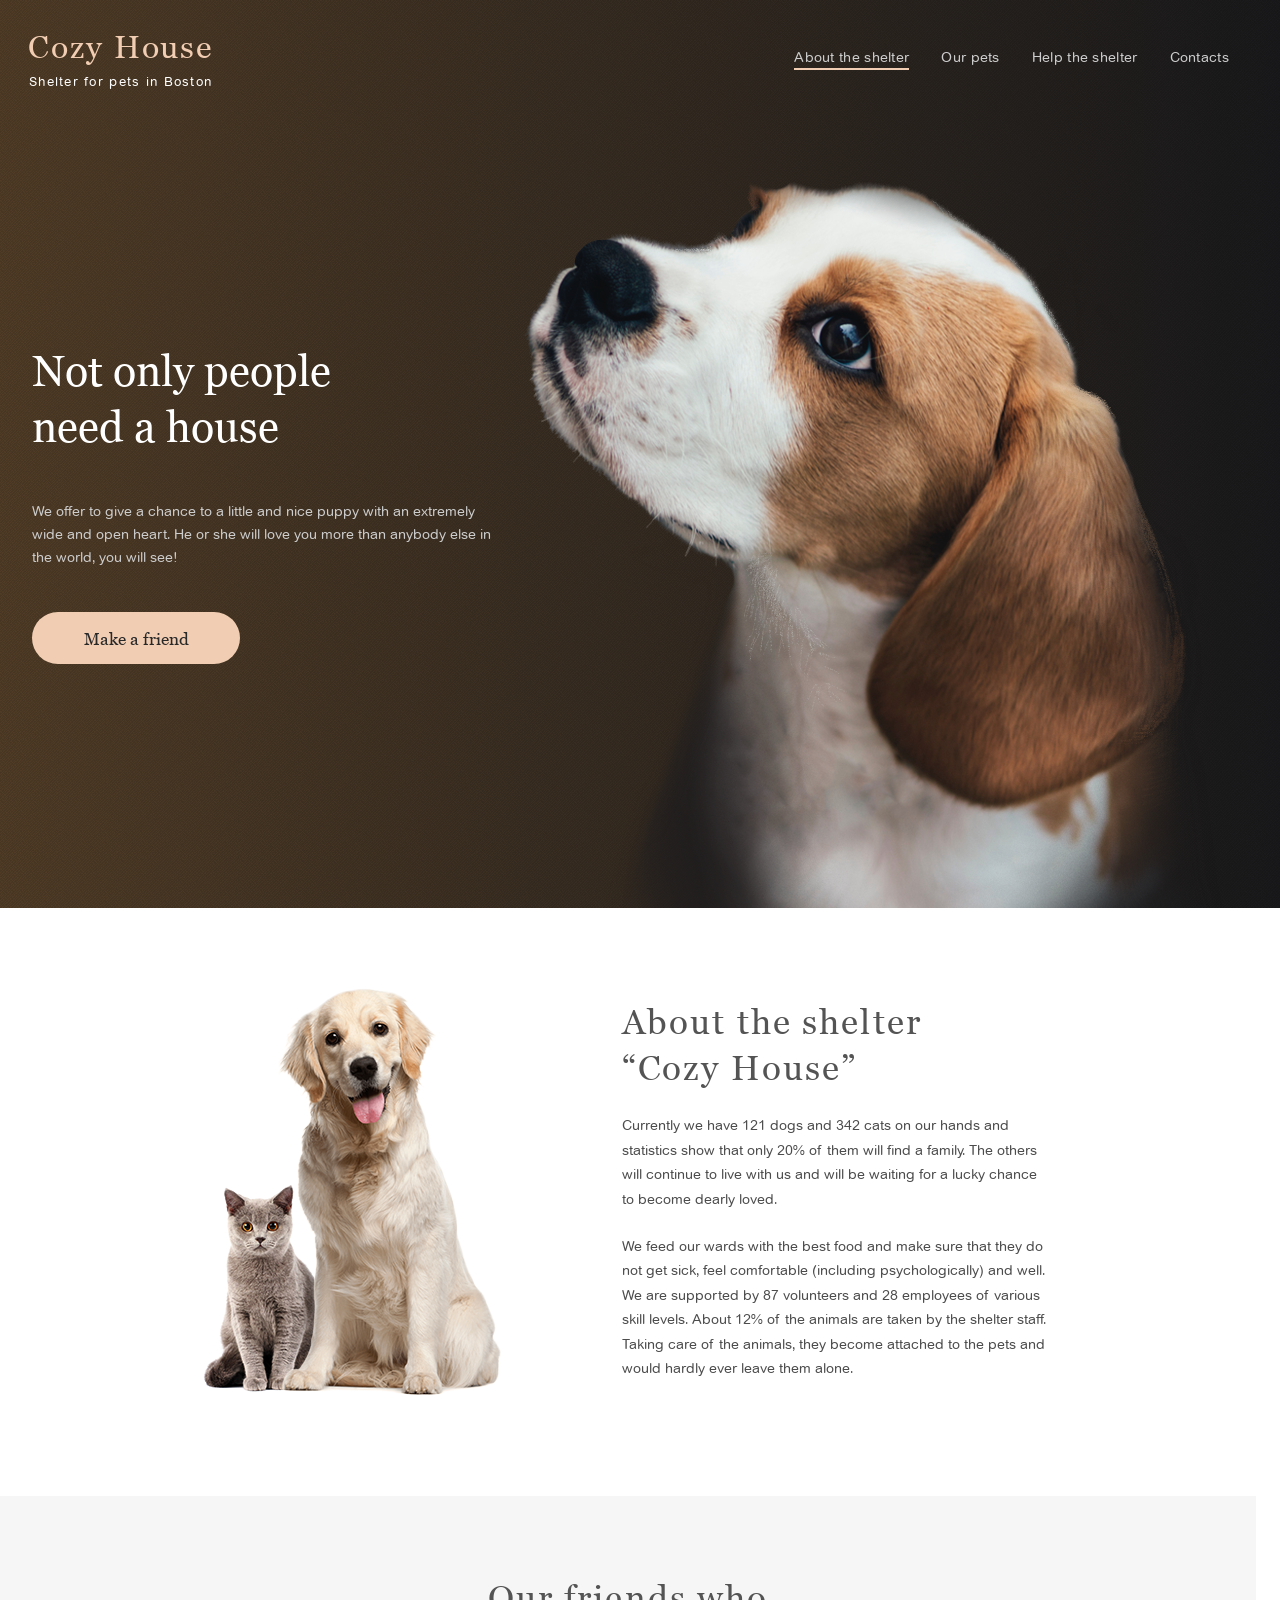
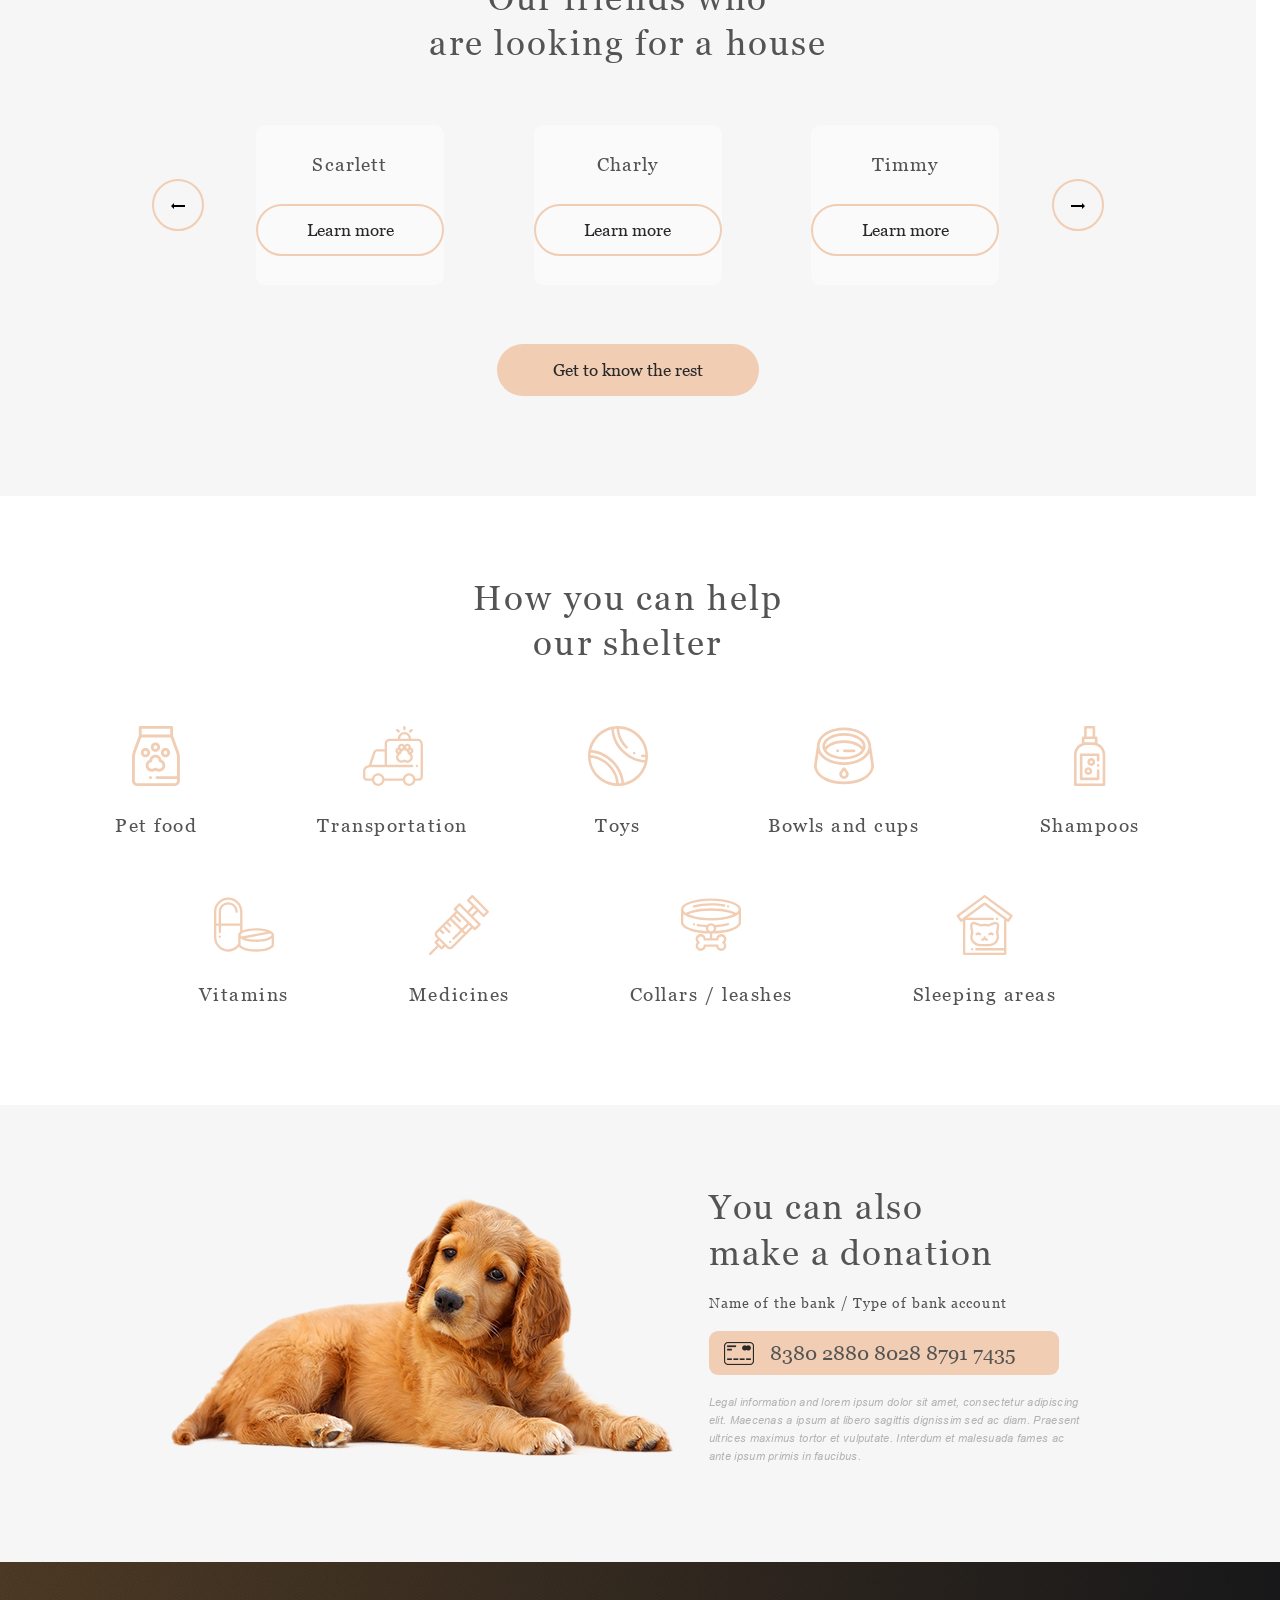
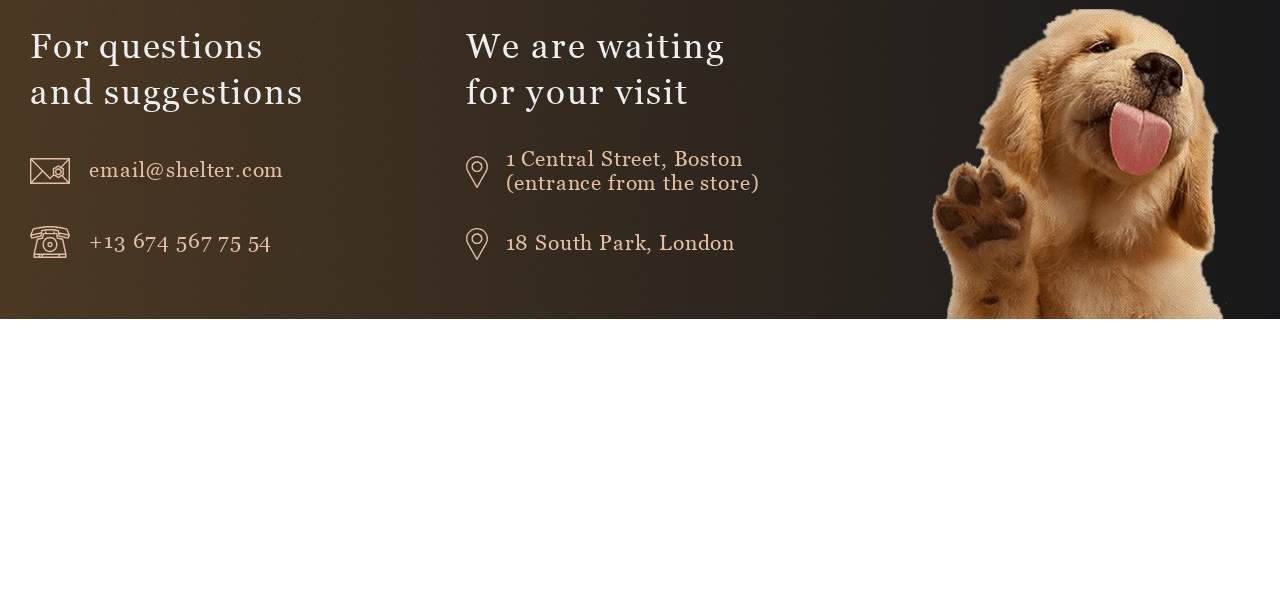
<file: index.html>
<!doctype html>
<html lang="en">
  <head>
    <meta charset="UTF-8" />
    <meta name="viewport" content="width=device-width, initial-scale=1.0" />
    <link rel="icon" href="./assets/icons/favicon.png" type="image/png" />
    <link rel="stylesheet" href="./css/style.css" />
    <script type="module" src="./js/main.js"></script>
    <title>Shelter</title>
  </head>
  <body>
    <header class="header bg--gradient">
      <div class="container">
        <div class="header__wrapper">
          <div class="header__logo">
            <a href="#" class="logo">Cozy House</a>
            <p class="logo__subtitle">Shelter for pets in Boston</p>
          </div>
          <div class="burger-icon">
            <span class="burger__line"></span>
          </div>
          <div class="burger-menu">
            <nav class="burger__nav">
              <ul class="burger__list">
                <li class="burger__item">
                  <a class="burger__link header__link--active" href="#about"
                    >About the shelter</a
                  >
                </li>
                <li class="burger__item">
                  <a class="burger__link" href="./our-pets.html">Our pets</a>
                </li>
                <li class="burger__item">
                  <a class="burger__link" href="#help">Help the shelter</a>
                </li>
                <li class="burger__item">
                  <a class="burger__link" href="#contacts">Contacts</a>
                </li>
              </ul>
            </nav>
          </div>
          <div class="overlay"></div>
          <nav class="header__nav">
            <ul class="header__list">
              <li class="header__item">
                <a class="header__link header__link--active" href="#about"
                  >About the shelter</a
                >
              </li>
              <li class="header__item">
                <a class="header__link" href="./our-pets.html">Our pets</a>
              </li>
              <li class="header__item">
                <a class="header__link" href="#help">Help the shelter</a>
              </li>
              <li class="header__item">
                <a class="header__link" href="#contacts">Contacts</a>
              </li>
            </ul>
          </nav>
        </div>
      </div>
    </header>
    <main class="main">
      <section class="hero bg--gradient">
        <div class="container">
          <div class="hero__wrapper">
            <div class="hero__article">
              <h1 class="title__hero">Not only people need a house</h1>
              <p class="text__hero text">
                We offer to give a chance to a little and nice puppy with an
                extremely wide and open heart. He or she will love you more than
                anybody else in the world, you will see!
              </p>
              <a href="#pets" class="button__hero button">Make a friend</a>
            </div>
            <div class="hero__img">
              <img
                src="./assets/images/hero-pic.png"
                alt="hero-picture"
                class="img__hero"
              />
            </div>
          </div>
        </div>
      </section>
      <section class="about" id="about">
        <div class="container">
          <div class="about__wrapper">
            <div class="about__img">
              <img
                src="./assets/images/about-pets.png"
                alt="about-picture"
                class="img__about"
              />
            </div>
            <div class="about__article">
              <h2 class="title__about title">About the shelter “Cozy House”</h2>
              <p class="text__about text">
                Currently we have 121 dogs and 342 cats on our hands and
                statistics show that only 20% of them will find a family. The
                others will continue to live with us and will be waiting for a
                lucky chance to become dearly loved.
              </p>
              <p class="text__about text">
                We feed our wards with the best food and make sure that they do
                not get sick, feel comfortable (including psychologically) and
                well. We are supported by 87 volunteers and 28 employees of
                various skill levels. About 12% of the animals are taken by the
                shelter staff. Taking care of the animals, they become attached
                to the pets and would hardly ever leave them alone.
              </p>
            </div>
          </div>
        </div>
      </section>
      <section class="pets" id="pets">
        <div class="container">
          <h2 class="pets__title title">
            Our friends who <br />
            are looking for a house
          </h2>
          <div class="pets__slider">
            <button class="pets__arrow pets__arrow--prev">
              <svg viewBox="0 0 14 6" fill="currentColor">
                <path d="M14 2V4H3V6L0 3L3 0V2H14Z" fill="currentColor" />
              </svg>
            </button>
            <div class="pets__cards slider__cards">
              <article class="pets__card card">
                <img
                  class="card__img"
                  src="./assets/images/pets-katrine.jpg"
                  alt="Katrine the cat"
                />
                <h3 class="card__title">Katrine</h3>
                <button data-id="1" class="card__button button--secondary">
                  Learn more
                </button>
              </article>
              <article class="pets__card card">
                <img
                  class="card__img"
                  src="./assets/images/pets-jennifer.jpg"
                  alt="Jennifer the dog"
                />
                <h3 class="card__title">Jennifer</h3>
                <button data-id="2" class="card__button button--secondary">
                  Learn more
                </button>
              </article>
              <article class="pets__card card">
                <img
                  class="card__img"
                  src="./assets/images/pets-woody.jpg"
                  alt="Woody the dog"
                />
                <h3 class="card__title">Woody</h3>
                <button data-id="3" class="card__button button--secondary">
                  Learn more
                </button>
              </article>
            </div>
            <button class="pets__arrow pets__arrow--next">
              <svg viewBox="0 0 14 6" fill="currentColor">
                <path d="M14 2V4H3V6L0 3L3 0V2H14Z" fill="currentColor" />
              </svg>
            </button>
          </div>
          <a href="./our-pets.html" class="pets__btn button">
            Get to know the rest
          </a>
        </div>
      </section>
      <section class="help" id="help">
        <div class="container">
          <h2 class="help__title title">
            How you can help <br />
            our shelter
          </h2>
          <div class="help__items">
            <div class="help__first-row">
              <article class="help__item">
                <div class="item__img">
                  <svg viewBox="0 0 48 60" fill="none">
                    <path
                      d="M46.8264 25.4978L41.0714 9.7473V1.42852C41.0714 0.639609 40.4317 0 39.6429 0H8.21438C7.42547 0 6.78586 0.639727 6.78586 1.42852V9.74719L1.03067 25.4978C0.347802 27.3636 -0.00108287 29.335 2.52475e-06 31.3219V55.0765C2.52475e-06 57.7913 2.20863 60 4.92352 60H42.9335C45.6484 60 47.857 57.7913 47.857 55.0765V31.3219C47.857 29.329 47.5103 27.3694 46.8264 25.4978ZM9.64278 2.85715H38.2143V8.57145H9.64278V2.85715ZM45 50.1321H24.8363C24.0473 50.1321 23.4077 50.7718 23.4077 51.5606C23.4077 52.3495 24.0475 52.9891 24.8363 52.9891H45V55.0763C45 56.2157 44.073 57.1427 42.9335 57.1427H4.92352C3.7841 57.1427 2.85715 56.2158 2.85715 55.0763V31.3219C2.85627 29.6695 3.1464 28.03 3.71426 26.4783L9.21328 11.4286H38.6438L44.1428 26.4783C44.7106 28.03 45.0008 29.6695 44.9999 31.3219L45 50.1321Z"
                      fill="#F1CDB3"
                    />
                    <path
                      d="M29.5455 33.805C29.079 30.8772 26.5363 28.632 23.479 28.632C20.4217 28.632 17.879 30.8772 17.4126 33.805C14.9956 34.7989 13.4142 37.2756 13.6184 39.9659C13.8461 42.9637 16.2791 45.392 19.2775 45.6148C20.4356 45.7011 21.5857 45.4628 22.6036 44.9259C23.16 44.6328 23.7982 44.6326 24.3542 44.926C25.237 45.3908 26.2199 45.6331 27.2176 45.632C27.3714 45.632 27.526 45.6263 27.6802 45.6149C30.6788 45.3923 33.1117 42.9638 33.3395 39.966C33.5438 37.2756 31.9624 34.7989 29.5455 33.805ZM30.4906 39.7495C30.369 41.35 29.07 42.6466 27.4688 42.7655C26.8462 42.8126 26.2299 42.6851 25.6872 42.3986C25.0066 42.0394 24.2487 41.8517 23.4791 41.8517C22.7096 41.8517 21.9516 42.0394 21.2711 42.3986C20.7284 42.6849 20.1134 42.8123 19.4894 42.7655C17.8882 42.6467 16.5891 41.3501 16.4677 39.7495C16.3429 38.1062 17.4581 36.6124 19.0616 36.2746C19.3873 36.206 19.6788 36.0259 19.8858 35.7653C20.0929 35.5047 20.2024 35.18 20.1956 34.8473L20.1933 34.775C20.1933 32.9632 21.6672 31.4893 23.479 31.4893C25.2908 31.4893 26.7647 32.9632 26.7647 34.7698L26.7625 34.8473C26.7556 35.1801 26.8651 35.5048 27.0722 35.7654C27.2792 36.026 27.5708 36.2061 27.8965 36.2746C29.5002 36.6124 30.6154 38.1062 30.4906 39.7495Z"
                      fill="#F1CDB3"
                    />
                    <path
                      d="M23.4791 25.7751C26.0393 25.7751 28.122 23.6924 28.122 21.1322C28.122 18.572 26.0393 16.4893 23.4791 16.4893C20.9189 16.4893 18.8363 18.5721 18.8363 21.1322C18.8363 23.6923 20.9191 25.7751 23.4791 25.7751ZM23.4791 19.3465C24.4638 19.3465 25.2648 20.1475 25.2648 21.1322C25.2648 22.1169 24.4638 22.9179 23.4791 22.9179C22.4944 22.9179 21.6934 22.1169 21.6934 21.1322C21.6934 20.1475 22.4945 19.3465 23.4791 19.3465Z"
                      fill="#F1CDB3"
                    />
                    <path
                      d="M18.122 26.6561C18.122 24.0959 16.0392 22.0132 13.4791 22.0132C10.9191 22.0132 8.83629 24.096 8.83629 26.6561C8.83629 29.2162 10.919 31.2989 13.4791 31.2989C16.0393 31.2989 18.122 29.2162 18.122 26.6561ZM13.4791 28.4418C12.4944 28.4418 11.6934 27.6408 11.6934 26.6561C11.6934 25.6714 12.4944 24.8704 13.4791 24.8704C14.4639 24.8704 15.2649 25.6714 15.2649 26.6561C15.2649 27.6408 14.4638 28.4418 13.4791 28.4418Z"
                      fill="#F1CDB3"
                    />
                    <path
                      d="M33.4791 22.0131C30.9189 22.0131 28.8362 24.0959 28.8362 26.656C28.8362 29.216 30.9191 31.2988 33.4791 31.2988C36.0393 31.2988 38.1219 29.2162 38.1219 26.656C38.1219 24.0958 36.0393 22.0131 33.4791 22.0131ZM33.4791 28.4418C32.4944 28.4418 31.6934 27.6408 31.6934 26.6561C31.6934 25.6714 32.4945 24.8704 33.4791 24.8704C34.4638 24.8704 35.2648 25.6714 35.2648 26.6561C35.2648 27.6408 34.4638 28.4418 33.4791 28.4418Z"
                      fill="#F1CDB3"
                    />
                    <path
                      d="M18.6219 50.1322H18.275C17.4861 50.1322 16.8465 50.7719 16.8465 51.5607C16.8465 52.3496 17.4863 52.9892 18.275 52.9892H18.6219C19.4108 52.9892 20.0504 52.3495 20.0504 51.5607C20.0506 50.7719 19.4109 50.1322 18.6219 50.1322Z"
                      fill="#F1CDB3"
                    />
                  </svg>
                </div>
                <h3 class="item__title">Pet food</h3>
              </article>
              <article class="help__item">
                <div class="item__img">
                  <svg viewBox="0 0 60 60" fill="none">
                    <path
                      d="M55.0279 12.7115H48.0049V12.5095C48.0049 8.87665 45.0495 5.92118 41.4167 5.92118C37.7838 5.92118 34.8284 8.87665 34.8284 12.5095V12.7115H26.5806C23.8649 12.7115 21.6556 14.9209 21.6556 17.6365V23.2009H14.2693C12.5073 23.2009 10.9411 24.2562 10.2793 25.8893C10.2697 25.9133 10.2608 25.9375 10.2526 25.962L5.99157 38.8689C5.9529 38.8919 5.90357 38.9191 5.84216 38.9498C5.59853 39.0714 5.14279 39.2568 4.35857 39.4484C3.11412 39.7499 2.0074 40.4616 1.21672 41.4688C0.426051 42.4759 -0.00253772 43.72 1.13048e-05 45.0004V51.0987C1.13048e-05 53.1406 1.66114 54.8018 3.70302 54.8018L8.92724 54.802C9.47884 57.7562 12.0749 59.9999 15.1867 59.9999C18.2984 59.9999 20.8944 57.7561 21.4461 54.8021L39.8707 54.8024C40.4224 57.7564 43.0184 59.9999 46.1301 59.9999C49.2416 59.9999 51.8376 57.7565 52.3894 54.8026L55.7071 54.8027C58.2467 54.8027 59.9529 53.0963 59.9529 50.5568V20.08C59.9529 13.4295 56.5086 12.7115 55.0279 12.7115ZM37.1721 12.5095C37.1721 10.169 39.0762 8.26493 41.4167 8.26493C43.7571 8.26493 45.6612 10.169 45.6612 12.5095V12.7115H37.1721V12.5095ZM12.4648 26.7379C12.6145 26.3833 12.8657 26.0809 13.1867 25.8686C13.5077 25.6563 13.8843 25.5436 14.2692 25.5447H21.6554V38.8266H8.47372L12.4648 26.7379ZM15.1867 57.6562C12.967 57.6562 11.1612 55.8504 11.1612 53.6307C11.1612 53.6033 11.1627 53.5762 11.1633 53.5488C11.1641 53.5069 11.1643 53.465 11.1665 53.4234C11.1668 53.4168 11.1676 53.4104 11.168 53.4038C11.2861 51.2894 13.0435 49.6052 15.1867 49.6052C17.1261 49.6052 18.7497 50.9841 19.1285 52.8129L19.1302 52.82C19.1429 52.882 19.154 52.9445 19.1638 53.0076L19.1657 53.018C19.1727 53.0638 19.1779 53.1101 19.1833 53.1564C19.1857 53.1775 19.1891 53.1983 19.1912 53.2194C19.1949 53.2554 19.1968 53.2921 19.1995 53.3285C19.2019 53.3602 19.2052 53.3916 19.2068 53.4235C19.2085 53.4563 19.2085 53.4896 19.2093 53.5226C19.2102 53.5586 19.212 53.5944 19.212 53.6306C19.2122 55.8504 17.4063 57.6562 15.1867 57.6562ZM46.1301 57.6562C43.9104 57.6562 42.1045 55.8504 42.1045 53.6307C42.1045 53.5783 42.1065 53.5263 42.1085 53.4743C42.1091 53.4576 42.109 53.4405 42.1098 53.4238C42.1118 53.3852 42.1156 53.3471 42.1186 53.3088C42.121 53.2791 42.1224 53.2491 42.1254 53.2196C42.1267 53.207 42.1288 53.1947 42.1301 53.1823C42.1437 53.06 42.1621 52.939 42.1865 52.8203C42.1872 52.8168 42.1881 52.8134 42.1889 52.8099C42.569 50.9826 44.1915 49.6053 46.1301 49.6053C46.6849 49.6053 47.214 49.7181 47.6954 49.9222C49.1398 50.5341 50.1554 51.966 50.1554 53.6308C50.1554 55.8504 48.3497 57.6562 46.1301 57.6562ZM55.7071 52.4588L52.3913 52.4587C52.3874 52.4379 52.3824 52.4175 52.3783 52.3968C52.3507 52.2591 52.3189 52.1222 52.283 51.9864C52.267 51.927 52.2502 51.8679 52.2325 51.809C52.2215 51.7724 52.2107 51.7358 52.1992 51.6994C52.1795 51.6382 52.1588 51.5772 52.1372 51.5166C52.1257 51.4842 52.1148 51.4513 52.1027 51.4191C52.0766 51.3492 52.0492 51.2799 52.0205 51.211C52.0115 51.1892 52.0033 51.1669 51.994 51.1452C51.9553 51.0542 51.9145 50.9641 51.8717 50.875C51.8663 50.8639 51.8604 50.8532 51.855 50.8422C51.8176 50.7656 51.7787 50.6897 51.7383 50.6146C51.7234 50.5871 51.7076 50.5602 51.6924 50.5329C51.6602 50.4749 51.6271 50.4175 51.5931 50.3606C51.5746 50.3297 51.5554 50.2995 51.5363 50.2689C51.484 50.1846 51.4296 50.1016 51.373 50.0201C51.3174 49.9395 51.26 49.8602 51.2008 49.7821C51.1638 49.7337 51.1261 49.6858 51.0878 49.6385C51.0649 49.6102 51.0424 49.5819 51.0191 49.554C50.9774 49.5043 50.9349 49.4553 50.8917 49.4069C50.8704 49.383 50.8497 49.3585 50.828 49.3349C50.7742 49.2763 50.7193 49.2188 50.6633 49.1623C50.6513 49.1501 50.6398 49.1374 50.6276 49.1253C50.5585 49.0563 50.4879 48.989 50.4157 48.9233C50.4004 48.9092 50.3843 48.896 50.3687 48.882C50.3122 48.8315 50.2551 48.7815 50.1967 48.7329C50.1711 48.7116 50.1448 48.6912 50.1189 48.6704C50.0695 48.6304 50.0195 48.5911 49.969 48.5525C49.9392 48.53 49.9091 48.5081 49.879 48.4861C49.7516 48.3927 49.6207 48.3043 49.4865 48.221C49.4537 48.2004 49.4208 48.1802 49.3875 48.1602C49.3356 48.1292 49.2831 48.0993 49.2303 48.0698C49.1978 48.0516 49.1654 48.0331 49.1326 48.0155C49.0752 47.9847 49.017 47.9553 48.9585 47.9262C48.9294 47.9117 48.9007 47.8966 48.8714 47.8826C48.7948 47.8461 48.7175 47.8111 48.6395 47.7776C48.6276 47.7725 48.6158 47.7667 48.6038 47.7616C48.5131 47.7233 48.4215 47.6871 48.3291 47.6531C48.3027 47.6433 48.2759 47.6348 48.2493 47.6254C48.1829 47.602 48.1165 47.5789 48.0492 47.5575C48.014 47.5464 47.9783 47.5363 47.9428 47.5258C47.8832 47.5081 47.8234 47.4906 47.7631 47.4746C47.7244 47.4643 47.6855 47.4549 47.6465 47.4453C47.548 47.421 47.4489 47.3992 47.3494 47.3798C47.2904 47.3684 47.2313 47.3578 47.172 47.348C47.1313 47.3413 47.0906 47.3345 47.0497 47.3287C46.9881 47.3199 46.9263 47.3121 46.8645 47.3051C46.8252 47.3006 46.7861 47.2956 46.7466 47.2919C46.678 47.2856 46.6094 47.2803 46.5407 47.2762C46.507 47.2741 46.4738 47.271 46.44 47.2694C46.3367 47.2643 46.2333 47.2617 46.1299 47.2615C46.026 47.2615 45.9226 47.2645 45.8199 47.2694C45.7861 47.271 45.7527 47.2741 45.7191 47.2762C45.6503 47.2806 45.5816 47.2853 45.5134 47.2919C45.4738 47.2958 45.4347 47.3007 45.3953 47.3052C45.3334 47.3124 45.2717 47.3199 45.2104 47.3288C45.1693 47.3348 45.1285 47.3415 45.0877 47.3483C44.9876 47.3649 44.8879 47.3838 44.7886 47.4049C44.7303 47.4175 44.6721 47.431 44.6141 47.4453C44.5747 47.4549 44.5355 47.4645 44.4965 47.4748C44.4367 47.4906 44.3775 47.5079 44.3185 47.5254C44.2824 47.5362 44.246 47.5464 44.2102 47.5578C44.1445 47.5788 44.0791 47.601 44.0141 47.6242C43.9862 47.6341 43.958 47.6431 43.9302 47.6534C43.8381 47.6874 43.7469 47.7233 43.6569 47.7613C43.642 47.7677 43.6275 47.7747 43.6126 47.7812C43.5375 47.8136 43.463 47.847 43.3894 47.8822C43.3583 47.897 43.328 47.913 43.2972 47.9283C43.2407 47.9566 43.1842 47.9849 43.1286 48.0147C43.0943 48.0331 43.0604 48.0524 43.0265 48.0715C42.9753 48.1001 42.9245 48.1293 42.8741 48.1592C42.7556 48.2304 42.6393 48.3051 42.5254 48.3833C42.478 48.416 42.4311 48.4494 42.3846 48.4835C42.3526 48.5068 42.3205 48.53 42.289 48.5539C42.2408 48.5904 42.1936 48.6281 42.1465 48.6659C42.1181 48.6888 42.0894 48.711 42.0614 48.7343C42.0073 48.7795 41.9543 48.826 41.9017 48.8727C41.8821 48.8901 41.8621 48.9069 41.8428 48.9244C41.7716 48.9892 41.702 49.0556 41.6339 49.1235C41.6167 49.1406 41.6004 49.1587 41.5833 49.176C41.5328 49.2276 41.4826 49.2795 41.4338 49.3328C41.4094 49.3595 41.3858 49.387 41.3619 49.414C41.3217 49.4594 41.2818 49.5049 41.2429 49.5514C41.2176 49.5817 41.1929 49.6126 41.1682 49.6434C41.1321 49.6881 41.0965 49.7331 41.0616 49.7788C40.9779 49.889 40.8977 50.0018 40.821 50.1169C40.789 50.165 40.7581 50.2137 40.7275 50.2627C40.7065 50.2962 40.6853 50.3296 40.665 50.3635C40.6334 50.4161 40.6031 50.4695 40.5731 50.5232C40.5556 50.5545 40.5374 50.5854 40.5203 50.6172C40.4842 50.684 40.4499 50.752 40.4162 50.8202C40.4067 50.8394 40.3965 50.858 40.3873 50.8774C40.3451 50.965 40.305 51.0536 40.2669 51.143C40.2553 51.1703 40.2449 51.1982 40.2337 51.2258C40.2078 51.2889 40.1822 51.3523 40.1583 51.4165C40.1449 51.4524 40.1329 51.4887 40.1201 51.5247C40.0999 51.5817 40.0805 51.6389 40.0619 51.6964C40.0493 51.7355 40.0377 51.7751 40.0259 51.8146C39.9971 51.911 39.9706 52.008 39.9465 52.1056C39.9326 52.162 39.9196 52.2187 39.9072 52.2758C39.8981 52.3171 39.8892 52.3585 39.881 52.4001C39.8772 52.4198 39.8724 52.4391 39.8687 52.4588L21.4476 52.4585C21.4437 52.4382 21.4389 52.4181 21.4349 52.3979C21.427 52.3578 21.4184 52.3181 21.4098 52.2783C21.3758 52.1215 21.3357 51.9659 21.2897 51.8122C21.2783 51.774 21.267 51.7358 21.2549 51.6978C21.2359 51.6389 21.2161 51.5804 21.1954 51.5221C21.1831 51.4872 21.1712 51.452 21.1583 51.4174C21.1339 51.3522 21.1083 51.2875 21.0816 51.2232C21.0708 51.1967 21.0607 51.1697 21.0495 51.1435C21.0113 51.0538 20.9711 50.965 20.9288 50.8771C20.9202 50.8594 20.9108 50.8423 20.9022 50.8247C20.8679 50.7548 20.8324 50.6855 20.7955 50.6169C20.7789 50.5859 20.7611 50.5556 20.7438 50.525C20.7134 50.4707 20.6828 50.4166 20.6508 50.3634C20.6306 50.3297 20.6097 50.2968 20.5889 50.2636C20.5582 50.2143 20.5269 50.1654 20.4948 50.1169C20.4181 50.0019 20.3379 49.8893 20.2543 49.7792C20.2195 49.7335 20.1839 49.6885 20.1478 49.6438C20.123 49.613 20.0983 49.582 20.0729 49.5516C20.034 49.5055 19.9945 49.4598 19.9543 49.4147C19.9302 49.3876 19.9065 49.3599 19.882 49.3331C19.8338 49.2803 19.7841 49.2289 19.734 49.1778C19.7165 49.1599 19.6997 49.1413 19.6819 49.1238C19.6139 49.0559 19.5444 48.9897 19.4734 48.925C19.4537 48.907 19.4331 48.89 19.4132 48.8722C19.3611 48.8255 19.3083 48.7798 19.2547 48.7349C19.2264 48.7114 19.1973 48.6888 19.1686 48.6657C19.122 48.6282 19.0751 48.5908 19.0273 48.5546C18.9955 48.5304 18.9632 48.5071 18.931 48.4836C18.8847 48.4497 18.838 48.4165 18.7909 48.3838C18.7103 48.3285 18.6284 48.2749 18.5454 48.2232C18.511 48.2016 18.4763 48.1803 18.4415 48.1594C18.3914 48.1296 18.3409 48.1006 18.2901 48.0722C18.2558 48.053 18.2217 48.0336 18.187 48.0151C18.1317 47.9856 18.076 47.957 18.0198 47.9293C17.9886 47.9137 17.9578 47.8975 17.9263 47.8824C17.8536 47.8478 17.7802 47.8146 17.7062 47.7827C17.6904 47.7758 17.6749 47.7683 17.659 47.7615C17.5689 47.7234 17.4779 47.6875 17.3861 47.6536C17.3578 47.6432 17.3291 47.6341 17.3006 47.624C17.2361 47.601 17.1713 47.579 17.1061 47.558C17.07 47.5465 17.0333 47.5362 16.9969 47.5254C16.9381 47.5078 16.8791 47.491 16.8198 47.4751C16.7806 47.4646 16.7411 47.455 16.7016 47.4454C16.5452 47.4067 16.3874 47.3743 16.2284 47.3484C16.1876 47.3417 16.1468 47.3349 16.1057 47.3289C16.0441 47.3202 15.9824 47.3123 15.9206 47.3054C15.8814 47.3008 15.8422 47.2959 15.8027 47.292C15.7342 47.2857 15.6656 47.2805 15.5968 47.2763C15.5632 47.2742 15.5299 47.2711 15.4962 47.2695C15.3929 47.2644 15.2895 47.2618 15.1861 47.2617C15.0822 47.2617 14.9789 47.2646 14.876 47.2695C14.8423 47.2711 14.8089 47.2742 14.7752 47.2763C14.7065 47.2808 14.6378 47.2854 14.5696 47.292C14.53 47.2959 14.4907 47.3008 14.4513 47.3054C14.3897 47.3123 14.3281 47.3202 14.2667 47.3289C14.2254 47.3349 14.1845 47.3417 14.1436 47.3484C14.0435 47.3648 13.9438 47.3837 13.8447 47.405C13.7865 47.4175 13.7288 47.431 13.6711 47.4452C13.6314 47.4549 13.5915 47.4646 13.5522 47.4751C13.4933 47.4909 13.4347 47.5076 13.3764 47.5251C13.3396 47.536 13.3026 47.5465 13.266 47.558C13.2015 47.5784 13.1378 47.6007 13.0742 47.6231C13.0447 47.6334 13.0151 47.6429 12.9859 47.6536C12.8943 47.6875 12.8036 47.7231 12.714 47.761C12.6959 47.7687 12.6782 47.7773 12.6601 47.7851C12.5885 47.8162 12.5173 47.8481 12.447 47.8817C12.4142 47.8974 12.382 47.9143 12.3495 47.9306C12.2947 47.9577 12.2403 47.9855 12.1863 48.0142C12.1507 48.0333 12.1157 48.0534 12.0804 48.0732C12.0307 48.1011 11.9811 48.1292 11.9323 48.1585C11.8487 48.2086 11.7662 48.2604 11.6849 48.3141C11.6497 48.3373 11.6148 48.3608 11.5801 48.3847C11.5342 48.4163 11.489 48.4488 11.4438 48.4816C11.4104 48.506 11.3768 48.5302 11.3439 48.5553C11.2978 48.5903 11.2526 48.6263 11.2075 48.6625C11.1771 48.6869 11.1464 48.7107 11.1167 48.7356C11.0659 48.7778 11.0165 48.8214 10.9671 48.8651C10.9442 48.8854 10.9207 48.9051 10.898 48.9257C10.8278 48.9898 10.759 49.0554 10.6916 49.1225C10.6708 49.1433 10.6508 49.1651 10.6302 49.1862C10.5834 49.2342 10.5369 49.2822 10.4917 49.3315C10.4653 49.3602 10.44 49.3899 10.4142 49.4191C10.376 49.4623 10.3379 49.5056 10.301 49.5499C10.2743 49.5817 10.2483 49.6143 10.2223 49.6468C10.1876 49.6897 10.1535 49.7331 10.12 49.777C10.0611 49.8544 10.0039 49.9332 9.94853 50.0132C9.92419 50.0482 9.90021 50.0835 9.87657 50.1189C9.84575 50.1653 9.81599 50.2123 9.78634 50.2594C9.76431 50.2946 9.74216 50.3295 9.72083 50.3651C9.69048 50.4156 9.66154 50.467 9.63259 50.5183C9.61384 50.5517 9.5945 50.5847 9.57622 50.6185C9.54246 50.6817 9.50976 50.7454 9.47814 50.8097C9.46665 50.8327 9.45446 50.8552 9.44333 50.8784C9.40161 50.9651 9.36189 51.0529 9.32403 51.1417C9.31114 51.172 9.29966 51.2028 9.28724 51.2333C9.26263 51.2936 9.23814 51.354 9.2154 51.4151C9.20146 51.4525 9.1888 51.4904 9.17556 51.5281C9.15611 51.5835 9.13689 51.639 9.11896 51.695C9.10607 51.7352 9.09411 51.7757 9.08204 51.8163C9.06575 51.871 9.04993 51.9258 9.03505 51.9811C9.00897 52.0781 8.98533 52.1757 8.96415 52.2739C8.95501 52.3161 8.94587 52.3581 8.93755 52.4007C8.9338 52.4199 8.92911 52.4389 8.92548 52.4581H3.70302C2.95349 52.4581 2.34376 51.8484 2.34376 51.0987V45.0004C2.34219 44.2451 2.59496 43.5113 3.06134 42.9171C3.52772 42.323 4.18054 41.9032 4.91462 41.7254C5.58247 41.5621 6.15611 41.376 6.6245 41.1705H49.1861C49.8332 41.1705 50.3579 40.6458 50.3579 39.9986C50.3579 39.3515 49.8332 38.8267 49.1861 38.8267H23.9993V17.6365C23.9993 16.2133 25.1574 15.0552 26.5806 15.0552H55.0277C57.2738 15.0552 57.609 18.2034 57.609 20.08V50.5567C57.609 52.2118 56.4174 52.4588 55.7071 52.4588Z"
                      fill="#F1CDB3"
                    />
                    <path
                      d="M50.4606 24.8147C50.4607 23.2763 49.3801 21.9863 47.9384 21.6615C47.9461 21.5806 47.9522 21.4992 47.9546 21.4169C47.9814 20.4633 47.6252 19.5567 46.9517 18.864C46.2667 18.1596 45.3101 17.7557 44.3269 17.7557C43.1389 17.7557 42.0808 18.3338 41.4183 19.2239C40.7563 18.3338 39.6973 17.7557 38.5066 17.7557C37.5321 17.7557 36.5821 18.1544 35.9002 18.8498C35.223 19.5402 34.8601 20.4483 34.8787 21.4064C34.8803 21.4923 34.8862 21.5773 34.8938 21.6618C33.4526 21.987 32.3727 23.2766 32.3727 24.8147C32.3727 26.1163 33.1464 27.2399 34.2576 27.7519C33.4748 28.7206 33.018 29.9464 33.018 31.2423C33.018 34.3028 35.5078 36.7927 38.5683 36.7927C39.5764 36.7927 40.5605 36.5172 41.4167 36.0051C42.2775 36.5202 43.2619 36.7924 44.265 36.7927C47.3255 36.7927 49.8154 34.3028 49.8154 31.2423C49.8154 29.9462 49.3586 28.7206 48.5758 27.7519C49.6871 27.2399 50.4606 26.1163 50.4606 24.8147ZM44.3269 20.0996C44.6809 20.0996 45.0251 20.2448 45.2713 20.4979C45.4997 20.7328 45.6205 21.0357 45.6118 21.3508C45.5915 22.0692 45.0091 22.6602 44.3133 22.6682C44.1269 22.668 43.9426 22.6279 43.773 22.5505C43.752 22.5408 43.7314 22.5304 43.7103 22.5209C43.6035 22.4646 43.5058 22.3927 43.4201 22.3077C43.1753 22.0648 43.0412 21.7384 43.0426 21.3885C43.0455 20.6778 43.6217 20.0996 44.3269 20.0996ZM37.5733 20.491C37.6946 20.3665 37.8398 20.2677 38.0001 20.2005C38.1604 20.1332 38.3326 20.0988 38.5064 20.0994C39.2138 20.0994 39.7899 20.6762 39.7907 21.3851C39.7916 21.5579 39.7578 21.7291 39.6913 21.8885C39.6248 22.048 39.527 22.1925 39.4036 22.3135C39.3199 22.3959 39.2248 22.466 39.1213 22.5217C39.083 22.5391 39.0456 22.5577 39.0078 22.5758C38.855 22.6389 38.691 22.6704 38.5258 22.6683C37.8204 22.6567 37.2355 22.0704 37.2218 21.3613C37.2155 21.0374 37.3404 20.7285 37.5733 20.491ZM34.7165 24.8148C34.7164 24.3245 35.1153 23.9257 35.6053 23.9257C36.0957 23.9257 36.4944 24.3245 36.4944 24.8148C36.4944 24.9155 36.4769 25.0118 36.4459 25.1022C36.4166 25.1611 36.3884 25.2207 36.3612 25.2808C36.2044 25.5341 35.9247 25.7038 35.6055 25.7038C35.1153 25.7038 34.7165 25.305 34.7165 24.8148ZM44.265 34.4492C43.5 34.4489 42.7603 34.175 42.1796 33.6769C41.9673 33.4945 41.6966 33.3943 41.4167 33.3946C41.1368 33.3944 40.8661 33.4946 40.6538 33.6769C40.0731 34.175 39.3334 34.4489 38.5683 34.4492C36.8002 34.4492 35.3617 33.0107 35.3617 31.2426C35.3617 29.9023 36.2068 28.6919 37.4644 28.2307C37.6707 28.1551 37.8516 28.023 37.9864 27.8495C38.1212 27.676 38.2045 27.4681 38.2268 27.2495C38.2597 26.9273 38.3411 26.6118 38.4682 26.3139C38.51 26.2346 38.5491 26.1537 38.5843 26.0707C38.8951 25.4851 39.3806 25.0108 39.9733 24.7136C40.0243 24.6912 40.0746 24.6676 40.1246 24.6428C40.532 24.4648 40.972 24.3731 41.4167 24.3737C41.8748 24.3737 42.311 24.4692 42.7063 24.6417C42.7562 24.6665 42.8066 24.6899 42.8576 24.7123C43.4514 25.0094 43.9378 25.4843 44.2491 26.0707C44.2843 26.1537 44.3234 26.2346 44.3651 26.3139C44.4923 26.6118 44.5737 26.9273 44.6065 27.2495C44.6288 27.4681 44.7121 27.676 44.847 27.8495C44.9818 28.023 45.1626 28.1551 45.3689 28.2307C46.6266 28.692 47.4716 29.9023 47.4716 31.2426C47.4716 33.0106 46.0332 34.4492 44.265 34.4492ZM47.228 25.7038C46.9088 25.7038 46.6291 25.5341 46.4723 25.2808C46.4451 25.2208 46.4168 25.1612 46.3875 25.1022C46.3556 25.0097 46.3392 24.9126 46.339 24.8148C46.339 24.3245 46.7378 23.9257 47.2281 23.9257C47.7183 23.9257 48.1171 24.3245 48.1171 24.8148C48.117 25.3049 47.7182 25.7038 47.228 25.7038Z"
                      fill="#F1CDB3"
                    />
                    <path
                      d="M55.0428 39.7758C55.0278 39.7007 55.0054 39.6273 54.9761 39.5566C54.9469 39.4857 54.9108 39.4178 54.8683 39.3539C54.8261 39.2897 54.7774 39.23 54.723 39.1758C54.6687 39.1214 54.6091 39.0727 54.5449 39.0305C54.4168 38.9457 54.2735 38.8864 54.123 38.8559C53.9722 38.8254 53.8168 38.8254 53.666 38.8559C53.591 38.8712 53.5171 38.8934 53.4456 38.9227C53.3753 38.952 53.3074 38.9884 53.2441 39.0305C53.1796 39.0727 53.1199 39.1219 53.066 39.1758C53.0119 39.2297 52.9627 39.2895 52.9195 39.3539C52.8773 39.4172 52.8408 39.4852 52.8128 39.5566C52.7835 39.627 52.7601 39.7008 52.746 39.7758C52.7308 39.8508 52.7226 39.9281 52.7226 40.0043C52.7226 40.0803 52.7308 40.1578 52.746 40.234C52.7601 40.3078 52.7835 40.3816 52.8128 40.4531C52.8421 40.5234 52.8785 40.5914 52.9206 40.6547C52.9627 40.7191 53.0119 40.7789 53.066 40.8328C53.1199 40.8867 53.1796 40.9359 53.2441 40.9793C53.3074 41.0215 53.3753 41.0566 53.4456 41.0859C53.5171 41.1152 53.591 41.1387 53.666 41.1527C53.7411 41.168 53.8184 41.1762 53.8945 41.1762C53.9706 41.1762 54.0481 41.168 54.123 41.1527C54.198 41.1387 54.2718 41.1152 54.3421 41.0859C54.4136 41.0566 54.4816 41.0215 54.5449 40.9793C54.6094 40.9359 54.6692 40.8867 54.723 40.8328C54.7769 40.7789 54.8261 40.7191 54.8683 40.6547C54.9104 40.5914 54.9468 40.5234 54.9761 40.4531C55.0054 40.3816 55.0276 40.3078 55.0428 40.234C55.0581 40.1578 55.0662 40.0803 55.0662 40.0043C55.0662 39.9281 55.0581 39.8508 55.0428 39.7758Z"
                      fill="#F1CDB3"
                    />
                    <path
                      d="M41.4167 0C40.7696 0 40.2448 0.524648 40.2448 1.17188V3.13359C40.2448 3.78082 40.7696 4.30547 41.4167 4.30547C42.0639 4.30547 42.5885 3.7807 42.5885 3.13359V1.17188C42.5885 0.524648 42.0639 0 41.4167 0Z"
                      fill="#F1CDB3"
                    />
                    <path
                      d="M36.4797 4.55659L34.844 3.27234C34.723 3.1773 34.5844 3.10703 34.4362 3.06555C34.288 3.02407 34.1331 3.01218 33.9803 3.03057C33.8275 3.04896 33.6798 3.09727 33.5457 3.17273C33.4116 3.24819 33.2936 3.34934 33.1986 3.47038C32.799 3.97944 32.8877 4.71608 33.3966 5.11569L35.0323 6.39995C35.2384 6.56221 35.493 6.65035 35.7553 6.65015C35.933 6.65039 36.1084 6.61017 36.2682 6.53253C36.4281 6.45488 36.5681 6.34186 36.6778 6.20202C37.0775 5.69284 36.9888 4.9562 36.4797 4.55659Z"
                      fill="#F1CDB3"
                    />
                    <path
                      d="M49.6348 3.47021C49.2352 2.96115 48.4987 2.87244 47.9894 3.27216L46.3537 4.55642C45.8446 4.95603 45.7559 5.69267 46.1556 6.20185C46.2652 6.34177 46.4053 6.45487 46.5651 6.53254C46.725 6.61021 46.9004 6.65042 47.0781 6.6501C47.3404 6.65028 47.5951 6.56214 47.8011 6.3999L49.4368 5.11564C49.9459 4.71603 50.0346 3.97939 49.6348 3.47021Z"
                      fill="#F1CDB3"
                    />
                  </svg>
                </div>
                <h3 class="item__title">Transportation</h3>
              </article>
              <article class="help__item">
                <div class="item__img">
                  <svg viewBox="0 0 60 60" fill="none">
                    <path
                      d="M51.2132 8.78672C45.5469 3.1207 38.0133 0 30 0C21.9867 0 14.4531 3.1207 8.78684 8.78672C3.12047 14.4531 0 21.9866 0 30C0 38.0134 3.12047 45.5469 8.78684 51.2133C14.4531 56.8793 21.9867 60 30 60C38.0133 60 45.5469 56.8793 51.2132 51.2133C56.8795 45.5469 60 38.0134 60 30C60 21.9866 56.8795 14.4531 51.2132 8.78672ZM10.6314 49.3685C5.90438 44.6415 3.11918 38.4906 2.67352 31.8832C3.39 31.9077 4.1223 31.9755 4.86223 32.0856C10.1654 32.8733 15.5023 35.7234 19.8894 40.1106C24.2766 44.4979 27.1266 49.8346 27.9144 55.1379C28.0223 55.8586 28.0894 56.5849 28.1154 57.3132C21.7419 56.8775 15.4928 54.2298 10.6314 49.3685ZM30.7262 57.3682C30.7013 56.4931 30.6239 55.6203 30.4946 54.7545C29.6251 48.9019 26.5139 43.046 21.7338 38.2659C16.9538 33.4859 11.098 30.3746 5.2452 29.5051C4.37502 29.3751 3.49781 29.2977 2.61832 29.2732C2.64105 28.3972 2.7048 27.5283 2.8084 26.6682C3.73793 26.6987 4.68246 26.7843 5.62863 26.9248C12.0308 27.8757 18.4055 31.2484 23.5785 36.4213C28.7512 41.5939 32.1239 47.9687 33.075 54.3709C33.2133 55.3004 33.2987 56.237 33.3307 57.1763C32.4661 57.2814 31.5969 57.3455 30.7262 57.3682ZM49.3685 49.3685C45.5416 53.1952 40.8551 55.6504 35.9248 56.7348C35.881 55.8152 35.7912 54.8983 35.6557 53.9877C34.6229 47.0358 30.9889 40.1423 25.4234 34.5766C19.8575 29.0109 12.964 25.3772 6.0123 24.3444C5.0982 24.2082 4.17782 24.1182 3.25465 24.0746L3.2475 24.0805C4.35598 19.0238 6.88301 14.3798 10.6315 10.6314C14.2923 6.97055 18.7399 4.56516 23.4349 3.41402C23.4672 4.49215 23.5632 5.56742 23.7224 6.63422C24.755 13.5859 28.3889 20.4795 33.9546 26.0453C39.5203 31.611 46.4139 35.2447 53.3659 36.2775C54.4358 36.4373 55.5143 36.5334 56.5956 36.5653L56.6073 36.5459C55.4323 41.3595 52.9617 45.7754 49.3685 49.3685ZM57.1071 33.966C56.0064 33.955 54.8814 33.8653 53.7492 33.6972C47.3468 32.7461 40.972 29.3735 35.7993 24.2006C30.6265 19.0277 27.2538 12.6531 26.3029 6.25102C26.1354 5.12379 26.0455 4.00371 26.034 2.90824C26.8999 2.78261 27.7712 2.69826 28.6451 2.65547C28.6431 3.70254 28.7214 4.7775 28.8832 5.8677C29.7527 11.7204 32.8641 17.5763 37.6441 22.3562C38.1534 22.8654 38.9794 22.8654 39.4888 22.3562C39.9981 21.8469 39.9981 21.021 39.4888 20.5114C35.1016 16.1243 32.2516 10.7876 31.4638 5.48426C31.3205 4.51898 31.2499 3.57035 31.2521 2.65055C37.8434 2.94937 44.3467 5.60918 49.3688 10.6315C54.2461 15.5088 57.0565 21.902 57.3623 28.7483C56.4367 28.7503 55.4855 28.6804 54.5159 28.5363C53.8035 28.4305 53.1397 28.9225 53.034 29.635C52.9281 30.3476 53.42 31.0109 54.1325 31.1167C55.21 31.2768 56.2729 31.3569 57.3083 31.3569C57.3252 31.3569 57.3417 31.356 57.3586 31.356C57.316 32.2295 57.2321 33.1004 57.1071 33.966Z"
                      fill="#F1CDB3"
                    />
                    <path
                      d="M46.1517 25.775C45.8059 25.7756 45.4744 25.9131 45.2296 26.1573C44.9854 26.4021 44.848 26.7336 44.8474 27.0793C44.8474 27.4224 44.9857 27.7589 45.2296 28.0015C45.4721 28.2442 45.8087 28.3836 46.1517 28.3836C46.4947 28.3836 46.8313 28.2442 47.0739 28.0015C47.3176 27.7563 47.4549 27.425 47.456 27.0793C47.456 26.7363 47.3164 26.3998 47.0739 26.1573C46.829 25.9131 46.4975 25.7756 46.1517 25.775Z"
                      fill="#F1CDB3"
                    />
                  </svg>
                </div>
                <h3 class="item__title">Toys</h3>
              </article>
              <article class="help__item">
                <div class="item__img">
                  <svg viewBox="0 0 60 57" fill="none">
                    <path
                      d="M59.985 37.8551L57.1255 18.6441C57.0792 13.0657 53.693 7.89303 47.8159 4.43765C42.9483 1.57605 36.6213 0 30.0001 0C23.3786 0 17.0515 1.57605 12.1838 4.43765C6.3069 7.89303 2.92054 13.0657 2.87437 18.6441L0.0148828 37.8551C0.00503905 37.9216 0 37.9887 0 38.056C0 43.7049 3.76452 48.936 10.3284 52.408C15.7022 55.2504 22.6883 56.8158 30.0001 56.8158C37.3116 56.8158 44.2978 55.2504 49.6716 52.408C56.2354 48.936 60 43.7049 60 38.056C59.9999 37.9888 59.9949 37.9216 59.985 37.8551ZM13.5668 6.78995C18.0215 4.17105 23.8576 2.72871 30.0001 2.72871C36.1424 2.72871 41.9785 4.17105 46.4331 6.78995C51.4956 9.76627 54.3993 14.1293 54.3993 18.7599C54.3993 23.3906 51.4957 27.7535 46.4332 30.7299C41.9785 33.3488 36.1424 34.7911 30.0001 34.7911C23.8577 34.7911 18.0215 33.3488 13.5669 30.7299C8.5044 27.7536 5.60073 23.3906 5.60073 18.7599C5.60073 14.1293 8.50428 9.76639 13.5668 6.78995ZM48.3956 49.996C43.4079 52.6342 36.875 54.0871 30.0001 54.0871C23.125 54.0871 16.592 52.6342 11.6044 49.996C6.00374 47.0333 2.77453 42.7218 2.72917 38.1535L4.60757 25.5342C6.17225 28.4612 8.75283 31.0645 12.1841 33.0819C17.0517 35.9434 23.3787 37.5195 30.0001 37.5195C36.6213 37.5195 42.9485 35.9434 47.816 33.0819C51.2473 31.0645 53.8279 28.461 55.3925 25.5342L57.2709 38.1535C57.2255 42.7219 53.9963 47.0335 48.3956 49.996Z"
                      fill="#F1CDB3"
                    />
                    <path
                      d="M30.0001 32.0618C39.3534 32.0618 47.6079 28.4427 50.5397 23.0569C51.29 21.6803 51.6707 20.2344 51.6707 18.7599C51.6707 15.0676 49.3194 11.652 45.0502 9.14217C41.0085 6.76631 35.6637 5.45791 30.0001 5.45791C24.3366 5.45791 18.9916 6.76643 14.9501 9.14229C10.6807 11.6521 8.32945 15.0676 8.32945 18.76C8.32945 20.2347 8.70996 21.6804 9.46008 23.0563C12.3923 28.4427 20.6467 32.0618 30.0001 32.0618ZM30.0001 29.3332C22.1546 29.3332 15.0282 26.5145 12.2557 22.4006C15.0293 18.2891 22.1568 15.4732 30.0001 15.4732C37.8435 15.4732 44.9711 18.2891 47.7446 22.4008C44.9726 26.5145 37.8458 29.3332 30.0001 29.3332ZM11.0579 18.76C11.058 16.0744 12.9313 13.4942 16.3328 11.4945C19.9617 9.36131 24.8154 8.18651 30 8.18651C35.1845 8.18651 40.0384 9.36131 43.6672 11.4946C47.0687 13.4942 48.9421 16.0743 48.9421 18.76C48.9421 18.9993 48.9259 19.238 48.896 19.4761C45.1332 15.3699 37.9658 12.7446 30 12.7446C22.0342 12.7446 14.8669 15.37 11.1041 19.4761C11.0738 19.2386 11.0584 18.9994 11.0579 18.76Z"
                      fill="#F1CDB3"
                    />
                    <path
                      d="M30 39.7701C29.8155 39.7701 29.6329 39.8076 29.4633 39.8801C29.2936 39.9527 29.1405 40.059 29.0131 40.1924C28.1243 41.1235 25.225 44.3365 25.225 46.5916C25.225 49.2246 27.367 51.3666 30 51.3666C32.633 51.3666 34.775 49.2246 34.775 46.5916C34.775 44.3365 31.8756 41.1235 30.987 40.1924C30.8595 40.059 30.7064 39.9527 30.5368 39.8801C30.3671 39.8076 30.1845 39.7701 30 39.7701ZM30 48.6381C28.8716 48.6381 27.9536 47.7201 27.9536 46.5917C27.9536 45.986 28.9058 44.5224 30 43.1941C31.0943 44.5226 32.0465 45.986 32.0465 46.5917C32.0465 47.7201 31.1284 48.6381 30 48.6381Z"
                      fill="#F1CDB3"
                    />
                    <path
                      d="M23.8843 21.8977H23.4637C22.7102 21.8977 22.0994 22.5085 22.0994 23.262C22.0994 24.0155 22.7102 24.6263 23.4637 24.6263H23.8843C24.6378 24.6263 25.2486 24.0155 25.2486 23.262C25.2486 22.5085 24.6378 21.8977 23.8843 21.8977Z"
                      fill="#F1CDB3"
                    />
                    <path
                      d="M40.074 21.8977H30.342C29.5884 21.8977 28.9777 22.5085 28.9777 23.262C28.9777 24.0155 29.5884 24.6263 30.342 24.6263H40.074C40.8275 24.6263 41.4383 24.0155 41.4383 23.262C41.4383 22.5085 40.8275 21.8977 40.074 21.8977Z"
                      fill="#F1CDB3"
                    />
                  </svg>
                </div>
                <h3 class="item__title">Bowls and cups</h3>
              </article>
              <article class="help__item">
                <div class="item__img">
                  <svg viewBox="0 0 32 60" fill="none">
                    <path
                      d="M23.4782 17.1814V11.7391C23.4782 11.0188 22.8942 10.4348 22.1739 10.4348H21.1956V1.3043C21.1956 0.583945 20.6116 0 19.8913 0H11.413C10.6927 0 10.1087 0.583945 10.1087 1.3043V10.4347H9.13043C8.41008 10.4347 7.82613 11.0187 7.82613 11.739V17.1813C3.24562 19.0078 0 23.4879 0 28.712V58.6956C0 59.4159 0.583945 59.9999 1.3043 59.9999H30C30.7204 59.9999 31.3043 59.4159 31.3043 58.6956V28.7121C31.3042 23.4879 28.0586 19.0078 23.4782 17.1814ZM12.7173 2.60871H18.5869V10.4348H12.7173V2.60871ZM10.4346 13.0434H20.8693V16.3043H10.4346V13.0434ZM28.6955 57.3913H2.60859V28.7121C2.60859 23.3088 7.00441 18.913 12.4076 18.913H18.8965C24.2998 18.913 28.6955 23.3088 28.6955 28.7121V57.3913Z"
                      fill="#F1CDB3"
                    />
                    <path
                      d="M24.1304 27.3913H7.17381C6.45346 27.3913 5.86951 27.9752 5.86951 28.6956V52.826C5.86951 53.5464 6.45346 54.1303 7.17381 54.1303H24.1304C24.8507 54.1303 25.4347 53.5464 25.4347 52.826V44.6287C25.4347 43.9084 24.8507 43.3244 24.1304 43.3244C23.41 43.3244 22.8261 43.9084 22.8261 44.6287V51.5217H8.47823V30H22.8261V34.1287C22.8261 34.8491 23.41 35.433 24.1304 35.433C24.8507 35.433 25.4347 34.8491 25.4347 34.1287V28.6957C25.4347 27.9752 24.8507 27.3913 24.1304 27.3913Z"
                      fill="#F1CDB3"
                    />
                    <path
                      d="M24.1303 38.0645C23.41 38.0645 22.826 38.6484 22.826 39.3688V39.4992C22.826 40.2195 23.41 40.8035 24.1303 40.8035C24.8507 40.8035 25.4346 40.2195 25.4346 39.4992V39.3688C25.4346 38.6484 24.8507 38.0645 24.1303 38.0645Z"
                      fill="#F1CDB3"
                    />
                    <path
                      d="M14.3401 41.1512C12.1824 41.1512 10.4271 42.9066 10.4271 45.0642C10.4271 47.2219 12.1824 48.9773 14.3401 48.9773C16.4978 48.9773 18.2531 47.2219 18.2531 45.0642C18.2531 42.9067 16.4978 41.1512 14.3401 41.1512ZM14.3401 46.3687C13.6209 46.3687 13.0358 45.7835 13.0358 45.0644C13.0358 44.3452 13.6209 43.7601 14.3401 43.7601C15.0593 43.7601 15.6444 44.3452 15.6444 45.0644C15.6444 45.7835 15.0594 46.3687 14.3401 46.3687Z"
                      fill="#F1CDB3"
                    />
                    <path
                      d="M21.1935 35.9842C21.1935 33.8266 19.4382 32.0712 17.2805 32.0712C15.1228 32.0712 13.3675 33.8266 13.3675 35.9842C13.3675 38.1419 15.1228 39.8973 17.2805 39.8973C19.438 39.8974 21.1935 38.1419 21.1935 35.9842ZM17.2804 37.2887C16.5612 37.2887 15.9761 36.7035 15.9761 35.9844C15.9761 35.2652 16.5612 34.6801 17.2804 34.6801C17.9996 34.6801 18.5847 35.2652 18.5847 35.9844C18.5847 36.7035 17.9998 37.2887 17.2804 37.2887Z"
                      fill="#F1CDB3"
                    />
                  </svg>
                </div>
                <h3 class="item__title">Shampoos</h3>
              </article>
            </div>
            <div class="help__second-row">
              <article class="help__item">
                <div class="item__img">
                  <svg viewBox="0 0 60 55" fill="none">
                    <path
                      d="M54.3108 32.3986C51.0359 31.284 46.7048 30.6702 42.1158 30.6702C41.8289 30.6702 41.5431 30.6725 41.2586 30.6773C36.9894 30.7488 32.991 31.3536 29.9207 32.3986C29.428 32.5653 28.9424 32.7523 28.4651 32.9589V14.2325C28.4651 6.38472 22.0805 0 14.2325 0C6.38461 0 0 6.38472 0 14.2325V39.9261C0 47.7739 6.38461 54.1587 14.2325 54.1587C16.722 54.1587 19.1722 53.5062 21.3188 52.2717C22.6721 51.4934 23.8881 50.4936 24.9168 49.3257C25.6645 50.3761 27.1451 51.4856 29.9208 52.4303C33.1957 53.5448 37.5266 54.1587 42.1157 54.1587C46.7047 54.1587 51.0357 53.5448 54.3107 52.4303C59.0129 50.83 60 48.7566 60 47.299V37.5299C60 36.0723 59.0129 33.9989 54.3108 32.3986ZM26.5754 37.5299C26.5759 37.4863 26.5798 37.4428 26.5871 37.3998L26.5891 37.3882C26.6289 37.1764 26.7563 36.9305 26.9907 36.6639L26.9952 36.6589C27.0307 36.6187 27.0695 36.578 27.1099 36.5368C27.137 36.5096 27.1641 36.4823 27.193 36.4552L27.2271 36.4233C27.4235 36.2422 27.6601 36.0603 27.9332 35.8825C27.9379 35.8794 27.9418 35.8757 27.9464 35.8726C28.5871 35.4565 29.478 35.025 30.6759 34.6173C33.7141 33.5834 37.7769 33.0138 42.1158 33.0138C46.0691 33.0139 49.7904 33.488 52.719 34.3541L27.6397 38.9756C26.8868 38.4213 26.5767 37.9077 26.5754 37.5323V37.5299ZM26.1213 34.2903C25.2179 34.9825 24.7144 35.6857 24.4591 36.3382C24.3731 36.5576 24.3108 36.7855 24.2733 37.0181C24.2561 37.1239 24.2443 37.2305 24.2379 37.3375L24.2359 37.3677C24.2331 37.4224 24.2313 37.4766 24.2313 37.5298V46.3609C22.0289 49.7824 18.315 51.8149 14.2325 51.8149C7.67707 51.8149 2.34375 46.4816 2.34375 39.9261V28.2512H4.6875V34.5793C4.6875 35.2266 5.21227 35.7512 5.85938 35.7512C6.50648 35.7512 7.03125 35.2266 7.03125 34.5793V28.2512H26.1213V34.2903ZM26.1213 25.9075H7.03125V14.2325C7.03125 10.2618 10.2616 7.03125 14.2325 7.03125C18.2034 7.03125 21.4338 10.2618 21.4338 14.2325C21.4338 14.8798 21.9586 15.4044 22.6057 15.4044C23.2529 15.4044 23.7776 14.8798 23.7776 14.2325C23.7776 8.96941 19.4957 4.6875 14.2325 4.6875C8.96941 4.6875 4.6875 8.96941 4.6875 14.2325V25.9075H2.34375V14.2325C2.34375 7.67707 7.67707 2.34375 14.2325 2.34375C20.788 2.34375 26.1213 7.67707 26.1213 14.2325V25.9075ZM57.6562 47.299C57.6562 47.9987 56.5823 49.1814 53.5556 50.2116C50.5174 51.2455 46.4546 51.815 42.1158 51.815C37.7769 51.815 33.7141 51.2456 30.6759 50.2116C27.6492 49.1815 26.5753 47.9988 26.5753 47.299V46.6986L26.5754 46.697V41.0932C27.3962 41.6393 28.4844 42.1724 29.9208 42.6612C33.1957 43.7757 37.5267 44.3896 42.1158 44.3896C46.7048 44.3896 51.0359 43.7757 54.3108 42.6612C55.7471 42.1723 56.8355 41.6393 57.6562 41.0931V47.299ZM53.5556 40.4423C50.5174 41.4763 46.4548 42.0458 42.1158 42.0458C38.1056 42.0458 34.3334 41.5584 31.386 40.6685L56.525 36.036C57.3278 36.6098 57.6562 37.1435 57.6562 37.5299C57.6562 38.2296 56.5823 39.4123 53.5556 40.4423Z"
                      fill="#F1CDB3"
                    />
                    <path
                      d="M6.68777 38.402C6.63386 38.3481 6.57421 38.2989 6.50976 38.2567C6.44592 38.2141 6.37801 38.178 6.30702 38.1489C6.23671 38.1196 6.163 38.0973 6.088 38.0821C5.93718 38.0516 5.78179 38.0516 5.63097 38.0821C5.55597 38.0973 5.48214 38.1196 5.41066 38.1489C5.34023 38.1782 5.27238 38.2145 5.2091 38.2567C5.14452 38.2989 5.08476 38.3481 5.03085 38.402C4.97695 38.4559 4.92773 38.5157 4.88554 38.5802C4.84218 38.6434 4.80702 38.7114 4.77773 38.7829C4.74843 38.8532 4.72499 38.927 4.71105 39.002C4.6957 39.077 4.68761 39.1544 4.68761 39.2305C4.68761 39.3079 4.6957 39.3841 4.71105 39.4602C4.72499 39.5352 4.74843 39.6091 4.77773 39.6794C4.80702 39.7497 4.84218 39.8177 4.88554 39.8821C4.92773 39.9454 4.97695 40.0052 5.03085 40.0602C5.19533 40.2232 5.40397 40.3345 5.63097 40.3802C5.70597 40.3954 5.78331 40.4024 5.85949 40.4024C6.01311 40.4028 6.16526 40.3725 6.30702 40.3134C6.37801 40.2842 6.44592 40.2481 6.50976 40.2055C6.57421 40.1622 6.63398 40.1141 6.68788 40.0602C6.74191 40.0052 6.79113 39.9454 6.8332 39.8821C6.87538 39.8177 6.91171 39.7497 6.94101 39.6794C6.97031 39.6091 6.99374 39.5352 7.00898 39.4602C7.02421 39.3841 7.03124 39.3079 7.03124 39.2305C7.03124 38.9223 6.90585 38.62 6.68777 38.402Z"
                      fill="#F1CDB3"
                    />
                  </svg>
                </div>
                <h3 class="item__title">Vitamins</h3>
              </article>
              <article class="help__item">
                <div class="item__img">
                  <svg viewBox="0 0 60 60" fill="none">
                    <path
                      d="M59.6564 15.8985L44.1014 0.343125C43.6438 -0.114375 42.902 -0.114375 42.444 0.343125L38.3014 4.48547C38.0817 4.70525 37.9582 5.00331 37.9582 5.3141C37.9582 5.62489 38.0817 5.92295 38.3014 6.14273L43.2225 11.0637L38.5636 15.7226L31.3925 8.55152C30.9348 8.09391 30.1929 8.09402 29.7351 8.55152L24.9767 13.3099C24.757 13.5297 24.6336 13.8278 24.6336 14.1386C24.6336 14.4493 24.757 14.7474 24.9767 14.9672L26.488 16.4784L7.06509 35.902C5.28032 37.6868 5.28032 40.5911 7.06509 42.3762L8.5563 43.8674L5.82208 46.6016C5.71325 46.7104 5.62692 46.8396 5.56802 46.9818C5.50912 47.124 5.47881 47.2763 5.47881 47.4302C5.47881 47.5841 5.50912 47.7365 5.56802 47.8787C5.62692 48.0209 5.71325 48.1501 5.82208 48.2589L7.95278 50.3897L0.343213 57.9991C-0.114404 58.4568 -0.114404 59.1988 0.343213 59.6565C0.57208 59.8854 0.871963 59.9998 1.17185 59.9998C1.47173 59.9998 1.77173 59.8854 2.00048 59.6565L9.61017 52.0468L11.741 54.1777C11.9608 54.3974 12.2588 54.5208 12.5696 54.5208C12.8804 54.5208 13.1785 54.3974 13.3983 54.1777L16.1325 51.4434L17.6237 52.9347C18.4883 53.7993 19.638 54.2754 20.8608 54.2754C22.0835 54.2754 23.2332 53.7993 24.0978 52.9347L43.5209 33.5116L45.0322 35.0229C45.1409 35.1319 45.2701 35.2183 45.4123 35.2772C45.5545 35.3361 45.7069 35.3663 45.8608 35.3661C46.1608 35.3661 46.4606 35.2518 46.6895 35.0229L51.4477 30.2645C51.6675 30.0447 51.7909 29.7466 51.7909 29.4359C51.7909 29.1251 51.6675 28.827 51.4477 28.6072L44.2767 21.4362L48.9356 16.7773L53.8565 21.6982C53.9652 21.8072 54.0944 21.8936 54.2366 21.9525C54.3788 22.0114 54.5312 22.0416 54.6852 22.0414C54.9852 22.0414 55.2849 21.9271 55.5138 21.6982L59.6563 17.5557C60.1141 17.0982 60.1141 16.3562 59.6564 15.8985ZM24.7358 21.546L30.1576 26.9678C30.2663 27.0768 30.3954 27.1632 30.5376 27.2221C30.6799 27.281 30.8323 27.3112 30.9862 27.311C31.2862 27.311 31.586 27.1966 31.8149 26.9678C32.2725 26.5102 32.2725 25.7681 31.8149 25.3105L26.3931 19.8887L28.1454 18.1364L38.234 28.2251L32.8747 33.5844L22.7859 23.4956L24.7358 21.546ZM12.5696 51.6916L8.30798 47.4301L10.2137 45.5246L14.4751 49.7861L12.5696 51.6916ZM22.4403 51.2773C21.5694 52.1482 20.152 52.1483 19.2811 51.2773L8.72235 40.7187C7.8513 39.8476 7.8513 38.4302 8.72235 37.5593L10.3916 35.8901L13.2772 38.7757C13.5061 39.0046 13.8059 39.1189 14.1058 39.1189C14.4057 39.1189 14.7057 39.0046 14.9345 38.7757C15.3921 38.3181 15.3921 37.5761 14.9345 37.1183L12.0488 34.2327L13.9774 32.304L19.3991 37.7257C19.6279 37.9546 19.9278 38.0689 20.2277 38.0689C20.5276 38.0689 20.8276 37.9545 21.0563 37.7257C21.514 37.2681 21.514 36.5261 21.0563 36.0684L15.6345 30.6466L17.5632 28.718L20.4488 31.6036C20.6777 31.8325 20.9776 31.9468 21.2775 31.9468C21.5774 31.9468 21.8774 31.8325 22.1061 31.6036C22.5637 31.146 22.5637 30.4039 22.1061 29.9462L19.2205 27.0606L21.1281 25.153L31.2168 35.2417L23.596 42.8626C23.1384 43.3202 23.1384 44.0623 23.596 44.52C23.8249 44.7489 24.1248 44.8632 24.4247 44.8632C24.7245 44.8632 25.0245 44.7487 25.2533 44.52L32.8741 36.8991L34.8459 38.8709L22.4403 51.2773ZM36.5041 37.2137L34.5323 35.2417L39.8917 29.8822L41.8634 31.854L36.5041 37.2137ZM48.9618 29.4359L45.8608 32.5369L27.4627 14.1389L30.5638 11.0379L48.9618 29.4359ZM42.6195 19.7789L40.2208 17.3802L44.8797 12.7212L47.2784 15.1199L42.6195 19.7789ZM54.6855 19.2123L40.7875 5.31422L43.2727 2.82902L57.1707 16.727L54.6855 19.2123Z"
                      fill="#F1CDB3"
                    />
                    <path
                      d="M22.3156 46.7207C22.3016 46.6457 22.2781 46.5719 22.2488 46.5016C22.2197 46.4306 22.1836 46.3627 22.141 46.2988C22.0988 46.2344 22.0496 46.1746 21.9957 46.1207C21.9418 46.0668 21.882 46.0176 21.8176 45.9754C21.7537 45.9328 21.6858 45.8967 21.6148 45.8676C21.5445 45.8383 21.4707 45.816 21.3957 45.8008C21.2449 45.7703 21.0895 45.7703 20.9387 45.8008C20.8637 45.816 20.7898 45.8383 20.7195 45.8676C20.648 45.8969 20.5801 45.9332 20.5168 45.9754C20.4523 46.0176 20.3926 46.0668 20.3387 46.1207C20.2848 46.1746 20.2355 46.2344 20.1934 46.2988C20.1512 46.362 20.1148 46.4301 20.0855 46.5016C20.0562 46.5719 20.0328 46.6457 20.0187 46.7207C20.0035 46.7957 19.9953 46.8731 19.9953 46.9492C19.9953 47.0254 20.0035 47.1028 20.0187 47.1789C20.0328 47.2528 20.0562 47.3266 20.0855 47.3981C20.1148 47.4684 20.1512 47.5364 20.1934 47.5996C20.2355 47.6641 20.2848 47.7239 20.3387 47.7778C20.4474 47.8871 20.5769 47.9735 20.7195 48.0321C20.8613 48.0913 21.0135 48.1216 21.1672 48.1211C21.3208 48.1216 21.473 48.0913 21.6148 48.0321C21.7575 47.9735 21.887 47.8871 21.9957 47.7778C22.0496 47.7239 22.0988 47.6641 22.141 47.5996C22.1832 47.5364 22.2195 47.4684 22.2488 47.3981C22.2781 47.3266 22.3016 47.2528 22.3156 47.1789C22.3309 47.1028 22.3391 47.0254 22.3391 46.9492C22.3391 46.8731 22.3309 46.7957 22.3156 46.7207Z"
                      fill="#F1CDB3"
                    />
                  </svg>
                </div>
                <h3 class="item__title">Medicines</h3>
              </article>
              <article class="help__item">
                <div class="item__img">
                  <svg viewBox="0 0 60 53" fill="none">
                    <path
                      d="M57.297 6.25112C55.7379 4.99675 53.5393 3.88136 50.7617 2.93613C45.1984 1.04273 37.825 0 29.9997 0C22.1744 0 14.8011 1.04285 9.23787 2.93613C6.4603 3.88136 4.26163 4.99675 2.70257 6.25112C0.909373 7.69416 0 9.28627 0 10.983V24.0989C0 25.7957 0.909373 27.3878 2.70269 28.8308C4.26175 30.0851 6.4603 31.2005 9.23799 32.1458C14.5225 33.9443 21.4409 34.9745 28.8281 35.0733V39.7755H24.7869C24.3392 37.4099 22.2567 35.6156 19.7629 35.6156C16.9435 35.6156 14.6499 37.9093 14.6499 40.7284C14.6499 41.9542 15.0847 43.1148 15.8539 44.0249C15.075 44.9466 14.6484 46.1147 14.6499 47.3214C14.6499 50.1407 16.9435 52.4343 19.7629 52.4343C22.2567 52.4343 24.3392 50.6398 24.7869 48.2744H35.2131C35.6608 50.6399 37.7433 52.4343 40.2371 52.4343C43.0565 52.4343 45.3501 50.1406 45.3501 47.3214C45.3501 46.0956 44.9153 44.935 44.1461 44.0249C44.925 43.1032 45.3516 41.9351 45.3501 40.7284C45.3501 37.9091 43.0565 35.6156 40.2371 35.6156C37.7433 35.6156 35.6608 37.41 35.2131 39.7755H31.1719V35.0733C38.5591 34.9745 45.4775 33.9443 50.762 32.1458C53.5396 31.2005 55.7382 30.0851 57.2973 28.8308C59.0906 27.3878 60 25.7957 60 24.0989V10.983C59.9996 9.28627 59.0903 7.69416 57.297 6.25112ZM36.3022 42.1193C36.4615 42.1193 36.6191 42.0868 36.7655 42.0238C36.9118 41.9608 37.0438 41.8686 37.1533 41.7528C37.2628 41.6371 37.3476 41.5003 37.4024 41.3507C37.4573 41.2011 37.481 41.0419 37.4723 40.8828C37.4694 40.8314 37.4679 40.78 37.4677 40.7286C37.4677 39.2016 38.71 37.9594 40.2369 37.9594C41.7639 37.9594 43.0062 39.2017 43.0062 40.7286C43.0062 41.6643 42.5377 42.5303 41.753 43.0453C41.5905 43.152 41.4571 43.2974 41.3648 43.4684C41.2725 43.6394 41.2242 43.8307 41.2242 44.025C41.2242 44.2194 41.2725 44.4107 41.3648 44.5817C41.4571 44.7527 41.5905 44.8981 41.753 45.0047C42.5377 45.5198 43.0062 46.3858 43.0062 47.3215C43.0062 48.8485 41.7639 50.0906 40.2369 50.0906C38.71 50.0906 37.4677 48.8483 37.4677 47.3215C37.4677 47.2697 37.4696 47.2184 37.4723 47.1673C37.4811 47.0082 37.4574 46.8489 37.4026 46.6993C37.3478 46.5497 37.263 46.4128 37.1535 46.297C37.044 46.1813 36.912 46.0891 36.7656 46.0261C36.6192 45.9631 36.4615 45.9307 36.3022 45.9307H23.6975C23.5382 45.9308 23.3805 45.9633 23.2342 46.0263C23.0878 46.0893 22.9559 46.1815 22.8463 46.2972C22.7368 46.413 22.6521 46.5498 22.5972 46.6994C22.5424 46.849 22.5186 47.0082 22.5274 47.1673C22.5301 47.2184 22.5319 47.2697 22.5319 47.3215C22.5319 48.8485 21.2896 50.0906 19.7627 50.0906C18.2357 50.0906 16.9934 48.8483 16.9934 47.3215C16.9934 46.3858 17.462 45.5198 18.2466 45.0047C18.4091 44.8981 18.5425 44.7527 18.6348 44.5817C18.7271 44.4107 18.7755 44.2194 18.7755 44.025C18.7755 43.8307 18.7271 43.6394 18.6348 43.4684C18.5425 43.2974 18.4091 43.152 18.2466 43.0453C17.462 42.5303 16.9934 41.6643 16.9934 40.7286C16.9934 39.2016 18.2357 37.9594 19.7627 37.9594C21.2896 37.9594 22.5319 39.2017 22.5319 40.7286C22.5319 40.7803 22.5301 40.8317 22.5274 40.8828C22.5185 41.0419 22.5422 41.2011 22.597 41.3508C22.6519 41.5004 22.7366 41.6373 22.8462 41.753C22.9557 41.8688 23.0877 41.961 23.2341 42.0239C23.3804 42.0869 23.5381 42.1194 23.6975 42.1193H36.3022ZM29.9998 32.7383C28.4435 32.7383 27.1772 31.472 27.1772 29.9157C27.1772 28.3593 28.4435 27.0931 29.9998 27.0931C31.5562 27.0931 32.8224 28.3593 32.8224 29.9157C32.8224 31.472 31.5562 32.7383 29.9998 32.7383ZM57.6559 24.0989C57.6559 27.8067 48.3045 31.8985 34.3965 32.6248C34.9005 31.8111 35.1671 30.8727 35.1661 29.9156C35.1661 29.5463 35.1264 29.1862 35.0525 28.8386C39.6006 28.5404 43.8255 27.8617 47.3495 26.8562C47.9718 26.6785 48.3325 26.0301 48.1548 25.4077C47.9772 24.7853 47.329 24.4248 46.7064 24.6024C43.0899 25.6344 38.6789 26.3074 33.9211 26.5577C32.9729 25.4519 31.5673 24.7494 29.9998 24.7494C28.4241 24.7494 27.0118 25.4593 26.0634 26.5753C22.8385 26.4214 19.7739 26.0771 16.9503 25.5459C16.3149 25.426 15.7017 25.8448 15.582 26.4808C15.4624 27.1169 15.881 27.7294 16.5171 27.8492C19.1492 28.3444 21.9775 28.6832 24.9418 28.8625C24.8698 29.2089 24.8335 29.5619 24.8336 29.9157C24.8327 30.8729 25.0993 31.8112 25.6033 32.6249C11.6952 31.8986 2.34375 27.8068 2.34375 24.0989V15.4139L2.35968 15.4272C2.47205 15.5254 2.58637 15.6213 2.70257 15.7149C2.85923 15.8402 3.01885 15.9617 3.18128 16.0794L3.18374 16.0811C3.27117 16.1448 3.36035 16.2081 3.45117 16.271L3.49171 16.2989C3.57714 16.3576 3.66374 16.4161 3.7521 16.4741C3.76991 16.4858 3.7882 16.4975 3.80624 16.5092C3.89542 16.5672 3.98566 16.6251 4.07777 16.6824L4.11749 16.7068C5.50241 17.5632 7.21592 18.3418 9.23776 19.0299C14.801 20.9233 22.1743 21.9661 29.9997 21.9661C37.8251 21.9661 45.1984 20.9233 50.7617 19.0299C52.7837 18.3418 54.4974 17.5631 55.8824 16.7066L55.9216 16.6825C56.0139 16.6251 56.1042 16.5672 56.1935 16.5091L56.2474 16.4742C56.3358 16.4162 56.4225 16.3577 56.5079 16.299L56.5485 16.2711C56.6393 16.2082 56.7285 16.1449 56.8159 16.0813L56.8184 16.0795C56.9808 15.9619 57.1404 15.8403 57.2971 15.715C57.4132 15.6214 57.5276 15.5255 57.64 15.4274L57.6559 15.414V24.0989ZM7.52928 15.8543C8.5501 15.3876 9.94639 14.8517 11.8024 14.3313C16.8453 12.9173 23.3081 12.1387 29.9998 12.1387C36.6916 12.1387 43.1543 12.9174 48.1971 14.3313C50.0533 14.8516 51.4497 15.3875 52.4704 15.8543C47.6207 18.0156 39.6821 19.6224 29.9998 19.6224C20.3176 19.6224 12.379 18.0154 7.52928 15.8543ZM57.6485 11.1548C57.6434 11.2232 57.6352 11.2913 57.624 11.359L57.6225 11.3696C57.6098 11.4416 57.594 11.5129 57.575 11.5835C57.5616 11.6345 57.5465 11.6851 57.53 11.7353L57.5204 11.7647C57.4946 11.839 57.4658 11.9122 57.4342 11.9843C57.4218 12.0128 57.4083 12.0411 57.3948 12.0696C57.3679 12.1263 57.3395 12.1828 57.3088 12.2387L57.3006 12.2537C56.813 13.1338 55.8925 13.9036 54.9784 14.5047C53.7646 13.8055 51.8179 12.9124 48.8301 12.0746C43.587 10.6046 36.8997 9.79521 29.9999 9.79521C23.1002 9.79521 16.413 10.6047 11.1697 12.0747C8.18202 12.9124 6.23542 13.8055 5.02147 14.5049C4.10753 13.9038 3.18703 13.1339 2.69929 12.2538L2.69109 12.2388C2.66039 12.1828 2.63203 12.1263 2.60496 12.0695C2.5916 12.0411 2.57812 12.0129 2.56582 11.9845C2.55527 11.9606 2.54531 11.9366 2.53546 11.9126C2.51542 11.8633 2.49632 11.8141 2.47945 11.7649C2.47605 11.7552 2.473 11.7452 2.46972 11.7355C2.44857 11.6715 2.42993 11.6068 2.41382 11.5414C2.39958 11.4847 2.38738 11.4275 2.37726 11.3699L2.37574 11.3592C2.36456 11.2915 2.35638 11.2234 2.35125 11.1551C2.34653 11.0978 2.34403 11.0404 2.34375 10.983C2.34375 6.89671 13.7017 2.34375 29.9998 2.34375C46.298 2.34375 57.6559 6.89671 57.6559 10.983C57.6559 11.0402 57.6529 11.0975 57.6485 11.1548Z"
                      fill="#F1CDB3"
                    />
                    <path
                      d="M48.1765 7.64321C48.1309 7.41623 48.0197 7.20761 47.8567 7.04321C47.8022 6.98905 47.7425 6.94037 47.6785 6.8979C47.5506 6.81287 47.4073 6.75357 47.2567 6.72329C47.1055 6.69282 46.9497 6.69282 46.7985 6.72329C46.7235 6.73852 46.6509 6.76079 46.5794 6.79008C46.5091 6.81938 46.4411 6.85571 46.3778 6.8979C46.3134 6.94008 46.2536 6.9893 46.1985 7.04321C46.1446 7.09712 46.0966 7.15805 46.0533 7.22133C45.9683 7.34929 45.909 7.49258 45.8787 7.64321C45.8635 7.71938 45.8564 7.79555 45.8564 7.87173C45.8564 7.94907 45.8636 8.02524 45.8787 8.10141C45.909 8.25204 45.9683 8.39533 46.0533 8.52329C46.0966 8.58657 46.1446 8.64633 46.1985 8.70141C46.2537 8.75532 46.3135 8.80337 46.3778 8.84673C46.4411 8.88891 46.5091 8.92524 46.5794 8.95454C46.6509 8.98384 46.7236 9.0061 46.7985 9.02133C46.8747 9.03657 46.9521 9.04477 47.0282 9.04477C47.1044 9.04477 47.1818 9.03657 47.2567 9.02133C47.3317 9.0061 47.4057 8.98384 47.4759 8.95454C47.5462 8.92524 47.6141 8.88891 47.6785 8.84673C47.7418 8.80337 47.8028 8.75532 47.8567 8.70141C47.9106 8.64633 47.9598 8.58657 48.002 8.52329C48.087 8.39532 48.1463 8.25203 48.1765 8.10141C48.1919 8.02524 48.2 7.94907 48.2 7.87173C48.2 7.79544 48.1919 7.71926 48.1765 7.64321Z"
                      fill="#F1CDB3"
                    />
                    <path
                      d="M43.4829 5.86056C39.4455 5.10095 34.85 4.69935 30.1935 4.69935C23.7488 4.69935 17.5185 5.46435 12.6504 6.8536C12.0282 7.03126 11.6675 7.67966 11.8451 8.30204C11.9918 8.81708 12.4611 9.15271 12.9713 9.15271C13.0777 9.15271 13.186 9.13818 13.2934 9.10747C17.9582 7.77634 23.96 7.04321 30.1934 7.04321C34.707 7.04321 39.1525 7.43075 43.0495 8.164C43.6858 8.28341 44.2981 7.86505 44.4179 7.22896C44.5376 6.59286 44.1189 5.98044 43.4829 5.86056Z"
                      fill="#F1CDB3"
                    />
                    <path
                      d="M14.121 25.6092C14.1058 25.5342 14.0835 25.4604 14.0542 25.3889C14.0249 25.3186 13.9886 25.2506 13.9464 25.1873C13.9038 25.1231 13.8547 25.0634 13.7999 25.0092C13.746 24.9553 13.6862 24.9061 13.6218 24.8627C13.5585 24.8205 13.4905 24.7854 13.4201 24.7561C13.3495 24.7265 13.2761 24.7041 13.201 24.6893C13.0498 24.6588 12.8941 24.6588 12.7429 24.6893C12.6678 24.7033 12.5939 24.7268 12.5237 24.7561C12.4523 24.7854 12.3843 24.8205 12.321 24.8627C12.2566 24.9061 12.1968 24.9553 12.1429 25.0092C12.089 25.0631 12.0398 25.1229 11.9976 25.1873C11.9554 25.2506 11.9191 25.3186 11.8898 25.3889C11.8605 25.4604 11.8382 25.5342 11.823 25.6092C11.8077 25.6842 11.7995 25.7615 11.7995 25.8377C11.8003 25.9914 11.8309 26.1434 11.8898 26.2854C11.9191 26.3568 11.9554 26.4248 11.9976 26.4881C12.0398 26.5525 12.089 26.6122 12.1429 26.6662C12.1968 26.7201 12.2566 26.7693 12.321 26.8115C12.3843 26.8549 12.4523 26.8901 12.5237 26.9193C12.5941 26.9486 12.6678 26.9721 12.7429 26.9861C12.8179 27.0014 12.8952 27.0096 12.9713 27.0096C13.0475 27.0096 13.1249 27.0014 13.201 26.9861C13.2761 26.9713 13.3495 26.9489 13.4201 26.9193C13.4909 26.8905 13.5585 26.8543 13.6218 26.8115C13.686 26.7693 13.7457 26.7206 13.7999 26.6662C13.9092 26.5575 13.9957 26.428 14.0542 26.2854C14.1134 26.1436 14.1436 25.9914 14.1432 25.8377C14.1432 25.7614 14.1361 25.6842 14.121 25.6092Z"
                      fill="#F1CDB3"
                    />
                  </svg>
                </div>
                <h3 class="item__title">Collars / leashes</h3>
              </article>
              <article class="help__item">
                <div class="item__img">
                  <svg viewBox="0 0 57 60" fill="none">
                    <path
                      d="M55.8085 19.9663L28.8362 0.226256C28.6354 0.0792462 28.393 0 28.1441 0C27.8952 0 27.6527 0.0792462 27.4519 0.226256L0.479782 19.9663C-0.0424056 20.3485 -0.15596 21.0818 0.226305 21.6041L3.75166 26.4211C3.84251 26.5453 3.95696 26.6504 4.08846 26.7304C4.21996 26.8104 4.36593 26.8637 4.51804 26.8872C4.67014 26.9107 4.82539 26.9041 4.97491 26.8676C5.12444 26.8311 5.26531 26.7655 5.38947 26.6745L6.4533 25.8959V58.828C6.4533 59.4751 6.97806 59.9998 7.62517 59.9998H48.7249C49.372 59.9998 49.8968 59.4751 49.8968 58.828V25.9413L50.8988 26.6745C51.0229 26.7655 51.1638 26.831 51.3133 26.8675C51.4628 26.904 51.618 26.9106 51.7701 26.8871C51.9222 26.8636 52.0682 26.8103 52.1997 26.7303C52.3312 26.6504 52.4456 26.5453 52.5365 26.4211L56.0618 21.6041C56.4442 21.0816 56.3306 20.3485 55.8085 19.9663ZM47.5531 53.0856H19.8274C19.1803 53.0856 18.6556 53.6103 18.6556 54.2574C18.6556 54.9045 19.1803 55.4293 19.8274 55.4293H47.5531V57.6562H8.79693V25.105H36.2401C36.8872 25.105 37.412 24.5803 37.412 23.9332C37.412 23.2861 36.8872 22.7613 36.2401 22.7613H10.7371L28.1441 10.0213L47.5531 24.226V53.0856ZM51.3373 24.0911L28.8362 7.62348C28.6355 7.47638 28.393 7.39712 28.1441 7.39719C27.8952 7.39709 27.6528 7.47636 27.452 7.62348L4.95084 24.0911L2.8097 21.1654L28.1442 2.62391L53.4788 21.1654L51.3373 24.0911Z"
                      fill="#F1CDB3"
                    />
                    <path
                      d="M41.6113 23.7046C41.5961 23.6295 41.5727 23.5557 41.5434 23.4842C41.5141 23.4139 41.4777 23.3459 41.4355 23.2826C41.3933 23.2184 41.3446 23.1587 41.2902 23.1045C41.07 22.8855 40.7723 22.7621 40.4617 22.761C40.1535 22.761 39.8512 22.8864 39.6333 23.1045C39.5794 23.1584 39.5302 23.2182 39.488 23.2826C39.4458 23.3459 39.4095 23.4139 39.3802 23.4842C39.3509 23.5557 39.3275 23.6295 39.3134 23.7046C39.2982 23.7796 39.29 23.8569 39.29 23.933C39.29 24.0092 39.2982 24.0866 39.3134 24.1615C39.3275 24.2364 39.3509 24.3103 39.3802 24.3818C39.4095 24.4523 39.4458 24.5202 39.488 24.5835C39.5302 24.648 39.5794 24.7076 39.6333 24.7616C39.6872 24.8155 39.747 24.8648 39.8114 24.9069C39.8747 24.949 39.9427 24.9855 40.0142 25.0148C40.0845 25.0441 40.1582 25.0675 40.2333 25.0816C40.3083 25.0968 40.3857 25.1049 40.4617 25.1049C40.5379 25.1049 40.6153 25.0968 40.6902 25.0816C40.7654 25.067 40.8389 25.0446 40.9094 25.0148C40.9809 24.9855 41.0488 24.949 41.1121 24.9069C41.1766 24.8648 41.2362 24.8155 41.2902 24.7616C41.3441 24.7077 41.3934 24.648 41.4355 24.5835C41.4777 24.5202 41.5141 24.4523 41.5434 24.3818C41.5727 24.3105 41.5961 24.2365 41.6113 24.1615C41.6266 24.0865 41.6335 24.0092 41.6335 23.933C41.6335 23.8569 41.6264 23.7795 41.6113 23.7046Z"
                      fill="#F1CDB3"
                    />
                    <path
                      d="M16.7544 54.0281C16.7394 53.9531 16.7171 53.8797 16.6877 53.809C16.6584 53.7386 16.622 53.6695 16.5798 53.6063C16.5374 53.5423 16.4887 53.4826 16.4346 53.4281C16.3807 53.3742 16.3208 53.3262 16.2565 53.2828C16.1285 53.1978 15.9852 53.1385 15.8346 53.1082C15.6834 53.0777 15.5276 53.0777 15.3764 53.1082C15.3026 53.1234 15.2287 53.1457 15.1573 53.175C15.0869 53.2043 15.019 53.2406 14.9557 53.2828C14.8912 53.325 14.8314 53.3742 14.7776 53.4281C14.7225 53.482 14.6744 53.543 14.6311 53.6063C14.5461 53.7342 14.4868 53.8775 14.4566 54.0281C14.4412 54.1043 14.4343 54.1805 14.4343 54.2566C14.4338 54.4106 14.4641 54.5632 14.5233 54.7054C14.5526 54.7758 14.589 54.8438 14.6311 54.9081C14.6744 54.9714 14.7225 55.0312 14.7776 55.0862C14.8315 55.1403 14.8914 55.1895 14.9557 55.2315C15.019 55.2737 15.0869 55.3101 15.1573 55.3394C15.2287 55.3686 15.3026 55.3909 15.3764 55.4061C15.4526 55.4214 15.5299 55.4296 15.6061 55.4296C15.8376 55.4286 16.0637 55.3598 16.2565 55.2315C16.3207 55.1894 16.3804 55.1407 16.4346 55.0862C16.4885 55.0312 16.5377 54.9715 16.5798 54.9081C16.7083 54.7151 16.7772 54.4885 16.7778 54.2566C16.7778 54.1805 16.7696 54.1042 16.7544 54.0281Z"
                      fill="#F1CDB3"
                    />
                    <path
                      d="M42.7006 30.5741C42.7006 29.5803 42.3108 28.6476 41.603 27.9481C40.902 27.2554 39.9434 26.8676 38.9659 26.876C38.6578 26.8793 38.3512 26.9208 38.0533 26.9997C35.8832 27.5554 33.763 28.2902 31.7145 29.1966C30.5446 28.9199 29.3464 28.7806 28.1443 28.7813C27.4673 28.7813 26.7843 28.8257 26.1139 28.9133C25.5962 28.9816 25.0822 29.0761 24.5741 29.1966C22.5259 28.2903 20.4061 27.5556 18.2364 26.9999C18.226 26.997 18.2155 26.9942 18.205 26.9915C17.0516 26.6978 15.8622 26.9619 14.9418 27.7171C14.0216 28.472 13.5303 29.5867 13.5934 30.7745C13.658 31.9938 13.7779 33.2096 13.9528 34.418C14.11 35.5012 14.3108 36.5776 14.5546 37.6446C14.1918 38.5729 13.939 39.5405 13.8014 40.5276C13.7442 40.9397 13.7153 41.3553 13.715 41.7714C13.715 47.0173 18.2895 51.2853 23.9126 51.2853H32.3763C35.4584 51.2853 38.3419 50.0035 40.2876 47.7686C42.0706 45.7205 42.8518 43.1486 42.4872 40.5269C42.4088 39.9648 42.2931 39.4085 42.141 38.8617C42.0257 38.4498 41.8901 38.0438 41.7346 37.6453C42.2504 35.3878 42.5718 33.0901 42.6952 30.7777C42.6988 30.7091 42.7006 30.6416 42.7006 30.5741ZM40.3546 30.647L40.3544 30.651C40.232 32.949 39.9019 35.2312 39.3682 37.4697C39.3102 37.7133 39.3316 37.9692 39.4295 38.1997C39.6081 38.6199 39.7595 39.0511 39.8827 39.4907C40.0068 39.937 40.1012 40.391 40.1652 40.8497C40.435 42.7897 39.8505 44.7004 38.5192 46.2296C37.0189 47.9529 34.7798 48.9414 32.3757 48.9414H23.912C19.5815 48.9414 16.0581 45.7249 16.0581 41.7714C16.0581 41.4679 16.0798 41.1574 16.1223 40.8496C16.2497 39.938 16.4971 39.0473 16.8582 38.2007C16.9564 37.9699 16.9781 37.7138 16.9199 37.4698C16.6532 36.3508 16.4369 35.2203 16.2718 34.0819C16.107 32.9439 15.9941 31.799 15.9333 30.6508C15.9101 30.2148 16.0903 29.806 16.428 29.5289C16.6752 29.326 16.9757 29.2196 17.285 29.2196C17.3903 29.2196 17.4968 29.2319 17.6027 29.2571L17.626 29.2633C19.8053 29.8194 21.931 30.5674 23.9784 31.4985C24.2256 31.6112 24.5043 31.6346 24.7669 31.5646C25.3096 31.4199 25.861 31.3106 26.4178 31.2372C26.987 31.1628 27.5678 31.125 28.1436 31.125C29.2913 31.125 30.4272 31.2729 31.5201 31.5646C31.7823 31.6342 32.0608 31.6114 32.3078 31.499C34.3625 30.5646 36.496 29.8145 38.6833 29.2573C38.7834 29.2333 38.8859 29.2207 38.9888 29.2196H39.004C39.3543 29.2196 39.7002 29.3632 39.955 29.6149C40.0825 29.74 40.1836 29.8892 40.2526 30.0539C40.3215 30.2186 40.3568 30.3955 40.3564 30.574C40.3565 30.5983 40.3559 30.6224 40.3546 30.647Z"
                      fill="#F1CDB3"
                    />
                    <path
                      d="M30.342 43.5662C29.7763 43.5662 29.316 43.1059 29.316 42.5403C29.316 41.8932 28.7914 41.3684 28.1441 41.3684C27.4969 41.3684 26.9723 41.8932 26.9723 42.5403V42.5831C26.9723 43.1487 26.5121 43.609 25.9464 43.609C25.2992 43.609 24.7745 44.1338 24.7745 44.7809C24.7745 45.428 25.2992 45.9528 25.9464 45.9528C26.7972 45.9528 27.5751 45.6356 28.1687 45.1135C28.7757 45.6284 29.546 45.9107 30.342 45.9099C30.9891 45.9099 31.5139 45.3851 31.5139 44.738C31.5139 44.0908 30.9891 43.5662 30.342 43.5662Z"
                      fill="#F1CDB3"
                    />
                    <path
                      d="M24.0478 38.1664L22.3071 37.3688C22.1539 37.2985 21.9874 37.2621 21.819 37.2621C21.6505 37.2621 21.484 37.2985 21.3309 37.3688L19.5901 38.1664C19.0017 38.4359 18.7431 39.1314 19.0128 39.7198C19.0769 39.8597 19.1679 39.9856 19.2806 40.0904C19.3934 40.1951 19.5257 40.2766 19.6699 40.3302C19.8142 40.3838 19.9676 40.4085 20.1214 40.4028C20.2752 40.3971 20.4263 40.3612 20.5662 40.2971L21.8189 39.7232L23.0715 40.2971C23.6595 40.5669 24.3554 40.3082 24.6249 39.7198C24.8947 39.1314 24.636 38.4358 24.0478 38.1664Z"
                      fill="#F1CDB3"
                    />
                    <path
                      d="M36.6982 38.1662L34.9575 37.3686C34.8043 37.2983 34.6378 37.262 34.4694 37.262C34.3009 37.262 34.1344 37.2983 33.9813 37.3686L32.2406 38.1662C31.6522 38.4357 31.3937 39.1312 31.6633 39.7196C31.933 40.3083 32.6285 40.5669 33.2168 40.2969L34.4694 39.723L35.722 40.2969C35.8749 40.3672 36.0411 40.4036 36.2094 40.4036C36.6535 40.4036 37.0783 40.1498 37.2754 39.7196C37.5451 39.1312 37.2867 38.4357 36.6982 38.1662Z"
                      fill="#F1CDB3"
                    />
                  </svg>
                </div>
                <h3 class="item__title">Sleeping areas</h3>
              </article>
            </div>
          </div>
        </div>
      </section>
      <section class="donation">
        <div class="container">
          <div class="donation__wrapper">
            <div class="donation__img">
              <img src="./assets/images/donation-dog.png" alt="Brown dog" />
            </div>
            <div class="donation__content">
              <h3 class="donation__title title">
                You can also<br />
                make a donation
              </h3>
              <h4 class="donation__bank-name">
                Name of the bank / Type of bank account
              </h4>
              <div class="donation__card-number">
                <img
                  class="card__icon"
                  src="./assets/icons/credit-card.png"
                  alt="credit-card"
                />
                <a href="#" class="number__card">8380 2880 8028 8791 7435</a>
              </div>
              <p class="donation__text text">
                Legal information and lorem ipsum dolor sit amet, consectetur
                adipiscing elit. Maecenas a ipsum at libero sagittis dignissim
                sed ac diam. Praesent ultrices maximus tortor et vulputate.
                Interdum et malesuada fames ac ante ipsum primis in faucibus.
              </p>
            </div>
          </div>
        </div>
      </section>
    </main>
    <div class="popup">
      <div class="popup__overlay"></div>
      <div class="popup__body">
        <button class="popup__close">
          <img alt="close" src="./assets/icons/close.png" />
        </button>
        <img
          src="./assets/images/pets-katrine.jpg"
          alt="card-picture"
          class="popup__img"
        />
        <div class="popup__info-wrapper">
          <h2 class="popup__title"></h2>
          <h3 class="popup__subtitle"></h3>
          <p class="popup__text"></p>
          <ul class="popup__list">
            <li class="popup__age"><strong class="dark-font"></strong></li>
            <li class="popup__inoculations">
              <strong class="dark-font"></strong>
            </li>
            <li class="popup__diseases">
              <strong class="dark-font"></strong>
            </li>
            <li class="popup__parasites">
              <strong class="dark-font"></strong>
            </li>
          </ul>
        </div>
      </div>
    </div>
    <footer class="footer bg--gradient" id="contacts">
      <div class="container">
        <div class="footer__wrapper">
          <div class="footer__content-wrapper">
            <div class="questions">
              <h3 class="questions__title">For questions and suggestions</h3>
              <a href="mailto:email@shelter.com" class="questions__email">
                <span class="questions__icon">
                  <svg
                    class="questions__email"
                    viewBox="0 0 40 26"
                    fill="currentColor"
                  >
                    <path
                      d="M39.315 0H0.684964C0.5033 0 0.329077 0.0732456 0.200621 0.203625C0.0721657 0.334003 0 0.510836 0 0.695219V25.3048C0 25.4892 0.0721657 25.666 0.200621 25.7964C0.329077 25.9268 0.5033 26 0.684964 26H39.315C39.4967 26 39.6709 25.9268 39.7994 25.7964C39.9278 25.666 40 25.4892 40 25.3048V0.695219C40 0.510836 39.9278 0.334003 39.7994 0.203625C39.6709 0.0732456 39.4967 0 39.315 0ZM32.5774 15.0331C32.6846 15.5259 32.7954 16.0355 32.6513 16.2882C32.4966 16.5596 31.9966 16.7173 31.5131 16.8699C31.1316 16.9902 30.7373 17.1147 30.3857 17.3212C30.0461 17.5206 29.7523 17.8001 29.4683 18.0704C29.0772 18.4426 28.7079 18.794 28.374 18.794C28.04 18.794 27.6706 18.4425 27.2797 18.0704C26.9956 17.8001 26.7018 17.5205 26.3622 17.3212C26.0107 17.1147 25.6163 16.9903 25.2348 16.8699C24.7513 16.7173 24.2513 16.5596 24.0967 16.2882C23.9526 16.0355 24.0633 15.5259 24.1705 15.0331C24.2584 14.6285 24.3493 14.2103 24.3493 13.7821C24.3493 13.354 24.2584 12.9356 24.1705 12.5311C24.0633 12.0383 23.9526 11.5288 24.0967 11.2759C24.2513 11.0046 24.7513 10.8468 25.2348 10.6942C25.6163 10.5739 26.0107 10.4494 26.3622 10.243C26.7018 10.0435 26.9956 9.76403 27.2797 9.49373C27.6706 9.12165 28.04 8.77015 28.374 8.77015C28.7079 8.77015 29.0773 9.12165 29.4683 9.49373C29.7523 9.76403 30.0461 10.0435 30.3857 10.243C30.7373 10.4493 31.1316 10.5738 31.5131 10.6941C31.9966 10.8467 32.4966 11.0045 32.6512 11.2758C32.7954 11.5286 32.6846 12.0381 32.5774 12.5309C32.4895 12.9354 32.3986 13.3537 32.3986 13.7819C32.3986 14.2102 32.4895 14.6286 32.5774 15.0331ZM30.5975 8.66076C30.5345 8.60237 30.4705 8.54156 30.4053 8.47955C29.8904 7.98955 29.2497 7.3798 28.374 7.3798C27.4982 7.3798 26.8575 7.98955 26.3426 8.47955C26.1045 8.70609 25.8796 8.92013 25.6761 9.03961C25.4574 9.168 25.1518 9.26449 24.8281 9.36655C24.1276 9.58763 23.3336 9.8381 22.9109 10.5797C22.5001 11.3004 22.6768 12.1134 22.8328 12.8307C22.9081 13.1777 22.9794 13.5055 22.9794 13.7821C22.9794 14.0587 22.9081 14.3866 22.8328 14.7336C22.6975 15.3556 22.5473 16.0496 22.7775 16.693L19.9997 19.5464L2.32449 1.39044H37.6748L30.5975 8.66076ZM11.7007 13L1.36993 23.6116V2.38812L11.7007 13ZM12.6635 13.989L19.5124 21.0242C19.5761 21.0896 19.6519 21.1416 19.7356 21.177C19.8192 21.2125 19.9089 21.2308 19.9996 21.2308C20.0902 21.2308 20.18 21.2125 20.2636 21.177C20.3472 21.1416 20.4231 21.0896 20.4868 21.0242L23.6841 17.7398C24.044 17.9494 24.4495 18.0781 24.8281 18.1976C25.1518 18.2997 25.4575 18.3962 25.6761 18.5245C25.8796 18.644 26.1044 18.8581 26.3426 19.0846C26.8575 19.5746 27.4982 20.1844 28.374 20.1844C29.2496 20.1844 29.8904 19.5746 30.4053 19.0846C30.6434 18.858 30.8682 18.644 31.0718 18.5244C31.2043 18.4466 31.3691 18.3806 31.5502 18.3179L37.675 24.6094H2.32431L12.6635 13.989ZM32.9664 17.7946C33.3117 17.6108 33.6223 17.3612 33.8371 16.9846C34.2479 16.2639 34.0711 15.4508 33.9151 14.7336C33.8398 14.3866 33.7686 14.0587 33.7686 13.7821C33.7686 13.5055 33.8398 13.1777 33.9151 12.8307C34.0711 12.1134 34.2479 11.3005 33.837 10.5797C33.4142 9.8381 32.6203 9.58763 31.9197 9.36655L31.8559 9.34634L38.6301 2.38738V23.6122L32.9664 17.7946Z"
                      fill="currentColor"
                    />
                    <path
                      d="M28.374 10.2424C26.451 10.2424 24.8865 11.8302 24.8865 13.782C24.8865 15.7337 26.451 17.3215 28.374 17.3215C30.297 17.3215 31.8614 15.7337 31.8614 13.782C31.8614 11.8302 30.2969 10.2424 28.374 10.2424ZM28.374 15.9311C27.2064 15.9311 26.2564 14.967 26.2564 13.782C26.2564 12.5969 27.2063 11.6328 28.374 11.6328C29.5416 11.6328 30.4915 12.5969 30.4915 13.782C30.4915 14.967 29.5415 15.9311 28.374 15.9311Z"
                      fill="currentColor"
                    />
                  </svg>
                </span>
                <span class="questions__link">email@shelter.com</span>
              </a>
              <a href="tel:+136745677554" class="questions__phone">
                <span class="questions__icon">
                  <svg
                    class="questions__phone"
                    viewBox="0 0 40 32"
                    fill="currentColor"
                  >
                    <path
                      d="M39.9461 8.89543L37.5102 2.9049C37.4685 2.80251 37.4043 2.71139 37.3226 2.63868C37.2408 2.56598 37.1437 2.51367 37.0389 2.48585L34.111 1.70799C25.5388 -0.569376 14.4609 -0.569281 5.88906 1.70799L2.96105 2.48585C2.85626 2.51367 2.75918 2.56598 2.67743 2.63868C2.59568 2.71139 2.53147 2.80251 2.48984 2.9049L0.0539764 8.89543C-0.0131281 9.06038 -0.0178273 9.24503 0.0407965 9.41333L1.01509 12.2089C1.07166 12.3713 1.18339 12.5075 1.32986 12.5925C1.47633 12.6775 1.64776 12.7056 1.8128 12.6717L11.0692 10.7747C11.2084 10.7462 11.3359 10.675 11.4348 10.5706C11.5337 10.4661 11.5993 10.3334 11.623 10.19L12.4245 5.32594C16.8365 4.18994 23.1635 4.18994 27.5753 5.32594L28.3769 10.19C28.4006 10.3335 28.4662 10.4663 28.5651 10.5707C28.664 10.6751 28.7915 10.7463 28.9307 10.7748L38.187 12.6718C38.3521 12.7056 38.5234 12.6774 38.6699 12.5924C38.8164 12.5075 38.9281 12.3714 38.9848 12.209L39.9592 9.41343C40.0178 9.2451 40.0131 9.06043 39.9461 8.89543ZM2.13193 11.1412L1.63183 9.70624L10.5973 7.78606L10.321 9.46295L2.13193 11.1412ZM11.6222 4.0568C11.4935 4.09314 11.3777 4.16636 11.2883 4.26784C11.1989 4.36933 11.1396 4.49486 11.1174 4.62969L10.848 6.26453L1.85991 8.1896L3.65015 3.78707L6.2409 3.09877C14.5991 0.878304 25.4007 0.878208 33.7593 3.09877L36.35 3.78707L38.1403 8.1896L29.1522 6.26453L28.8828 4.62969C28.8606 4.49487 28.8013 4.36936 28.7119 4.26788C28.6224 4.1664 28.5066 4.09318 28.378 4.0568C23.6016 2.70615 16.3984 2.70615 11.6222 4.0568ZM37.8681 11.1412L29.6792 9.46295L29.4028 7.78606L38.3682 9.70624L37.8681 11.1412Z"
                      fill="currentColor"
                    />
                    <path
                      d="M33.2901 13.1186C33.261 12.9842 33.1948 12.8612 33.0995 12.7643C33.0041 12.6673 32.8836 12.6005 32.7522 12.5717L27.9776 11.526L27.3764 7.51395C27.351 7.34431 27.2672 7.18959 27.1401 7.07781C27.013 6.96603 26.851 6.90458 26.6835 6.90458H24.814V5.96398C24.814 5.56724 24.5002 5.2456 24.1129 5.2456C23.7257 5.2456 23.4119 5.56724 23.4119 5.96398V6.90458H16.5882V5.96398C16.5882 5.56724 16.2744 5.2456 15.8871 5.2456C15.4999 5.2456 15.1861 5.56724 15.1861 5.96398V6.90458H13.3166C13.1491 6.90458 12.9871 6.96603 12.86 7.07781C12.7329 7.18959 12.6491 7.34431 12.6237 7.51395L12.0224 11.526L7.24791 12.5717C7.11654 12.6005 6.996 12.6673 6.90063 12.7643C6.80527 12.8612 6.73908 12.9842 6.70996 13.1186L3.46796 28.0878C3.45692 28.1389 3.45134 28.1911 3.45132 28.2434V31.2816C3.45132 31.4721 3.52519 31.6549 3.65666 31.7896C3.78814 31.9243 3.96645 32 4.15239 32H35.8477C36.0336 32 36.212 31.9243 36.3434 31.7896C36.4749 31.6549 36.5488 31.4721 36.5488 31.2816V28.2434C36.5488 28.1911 36.5432 28.1389 36.5321 28.0878L33.2901 13.1186ZM7.98131 13.8802L12.7885 12.8273C12.9276 12.7968 13.0544 12.7238 13.152 12.6178C13.2496 12.5118 13.3134 12.3779 13.335 12.2338L13.9183 8.34134H26.0819L26.6651 12.2338C26.6867 12.3779 26.7505 12.5118 26.8481 12.6178C26.9457 12.7238 27.0725 12.7968 27.2115 12.8273L32.0189 13.8802L34.9741 27.5251H5.0261L7.98131 13.8802ZM11.7966 28.9618L10.8935 30.5632H9.82782L10.7309 28.9618H11.7966ZM13.416 28.9618H28.6721L27.769 30.5632H12.513L13.416 28.9618ZM4.85345 28.9618H9.11142L8.20836 30.5632H4.85345V28.9618ZM29.3885 30.5632L30.2916 28.9618H35.1466V30.5632H29.3885Z"
                      fill="currentColor"
                    />
                    <path
                      d="M20 26.1606C24.1492 26.1606 27.5248 22.7016 27.5248 18.45C27.5248 14.1983 24.1492 10.7393 20 10.7393C15.8509 10.7393 12.4753 14.1983 12.4753 18.45C12.4753 22.7016 15.8509 26.1606 20 26.1606ZM20 12.1761C23.3761 12.1761 26.1227 14.9905 26.1227 18.45C26.1227 21.9094 23.3761 24.7238 20 24.7238C16.624 24.7238 13.8774 21.9094 13.8774 18.45C13.8774 14.9905 16.624 12.1761 20 12.1761Z"
                      fill="currentColor"
                    />
                    <path
                      d="M20 21.1847C21.4717 21.1847 22.6691 19.9578 22.6691 18.4497C22.6691 16.9416 21.4717 15.7147 20 15.7147C18.5283 15.7147 17.3309 16.9416 17.3309 18.4497C17.3309 19.9578 18.5283 21.1847 20 21.1847ZM20 17.1514C20.6987 17.1514 21.267 17.7338 21.267 18.4497C21.267 19.1656 20.6987 19.7479 20 19.7479C19.3014 19.7479 18.733 19.1656 18.733 18.4497C18.733 17.7339 19.3014 17.1514 20 17.1514Z"
                      fill="currentColor"
                    />
                  </svg>
                </span>
                <span class="questions__link">+13 674 567 75 54</span>
              </a>
            </div>
            <div class="visit">
              <h3 class="visit__title">We are waiting for your visit</h3>
              <div class="visit__boston">
                <div class="visit__icon">
                  <svg viewBox="0 0 22 32" fill="currentColor">
                    <path
                      d="M11 0C4.93471 0 0 4.78519 0 10.6667C0 12.4323 0.455231 14.1829 1.32064 15.7357L10.3985 31.6562C10.5193 31.8685 10.7496 32 11 32C11.2504 32 11.4807 31.8685 11.6015 31.6562L20.6827 15.7304C21.5448 14.1829 22 12.4323 22 10.6666C22 4.78519 17.0653 0 11 0ZM19.4762 15.0905L11 29.9557L2.52714 15.0964C1.77317 13.7435 1.37504 12.2116 1.37504 10.6667C1.37504 5.52019 5.69275 1.33337 11 1.33337C16.3073 1.33337 20.625 5.52025 20.625 10.6667C20.625 12.2116 20.2268 13.7435 19.4762 15.0905Z"
                      fill="currentColor"
                    />
                    <path
                      d="M11 5.33329C7.96737 5.33329 5.50005 7.72585 5.50005 10.6666C5.50005 13.6074 7.96737 16 11 16C14.0327 16 16.5 13.6074 16.5 10.6667C16.5 7.72592 14.0327 5.33329 11 5.33329ZM11 14.6667C8.72534 14.6667 6.87502 12.8724 6.87502 10.6667C6.87502 8.46092 8.72534 6.66667 11 6.66667C13.2747 6.66667 15.125 8.46092 15.125 10.6667C15.125 12.8724 13.2747 14.6667 11 14.6667Z"
                      fill="currentColor"
                    />
                  </svg>
                </div>
                <address class="footer__address">
                  <a
                    href="https://maps.google.com/?q=1+Central+Street+Boston"
                    target="_blank"
                    rel="noopener noreferrer"
                  >
                    1 Central Street, Boston (entrance from the store)
                  </a>
                </address>
              </div>
              <div class="visit__london">
                <div class="visit__icon">
                  <svg viewBox="0 0 22 32" fill="currentColor">
                    <path
                      d="M11 0C4.93471 0 0 4.78519 0 10.6667C0 12.4323 0.455231 14.1829 1.32064 15.7357L10.3985 31.6562C10.5193 31.8685 10.7496 32 11 32C11.2504 32 11.4807 31.8685 11.6015 31.6562L20.6827 15.7304C21.5448 14.1829 22 12.4323 22 10.6666C22 4.78519 17.0653 0 11 0ZM19.4762 15.0905L11 29.9557L2.52714 15.0964C1.77317 13.7435 1.37504 12.2116 1.37504 10.6667C1.37504 5.52019 5.69275 1.33337 11 1.33337C16.3073 1.33337 20.625 5.52025 20.625 10.6667C20.625 12.2116 20.2268 13.7435 19.4762 15.0905Z"
                      fill="currentColor"
                    />
                    <path
                      d="M11 5.33329C7.96737 5.33329 5.50005 7.72585 5.50005 10.6666C5.50005 13.6074 7.96737 16 11 16C14.0327 16 16.5 13.6074 16.5 10.6667C16.5 7.72592 14.0327 5.33329 11 5.33329ZM11 14.6667C8.72534 14.6667 6.87502 12.8724 6.87502 10.6667C6.87502 8.46092 8.72534 6.66667 11 6.66667C13.2747 6.66667 15.125 8.46092 15.125 10.6667C15.125 12.8724 13.2747 14.6667 11 14.6667Z"
                      fill="currentColor"
                    />
                  </svg>
                </div>
                <address class="footer__address">
                  <a
                    href="https://maps.google.com/?q=18+South+Park+London"
                    target="_blank"
                    rel="noopener noreferrer"
                    >18 South Park, London</a
                  >
                </address>
              </div>
            </div>
          </div>
          <img
            class="footer__img"
            src="./assets/images/footer-puppy.png"
            alt="puppy"
          />
        </div>
      </div>
    </footer>
  </body>
</html>
</file>
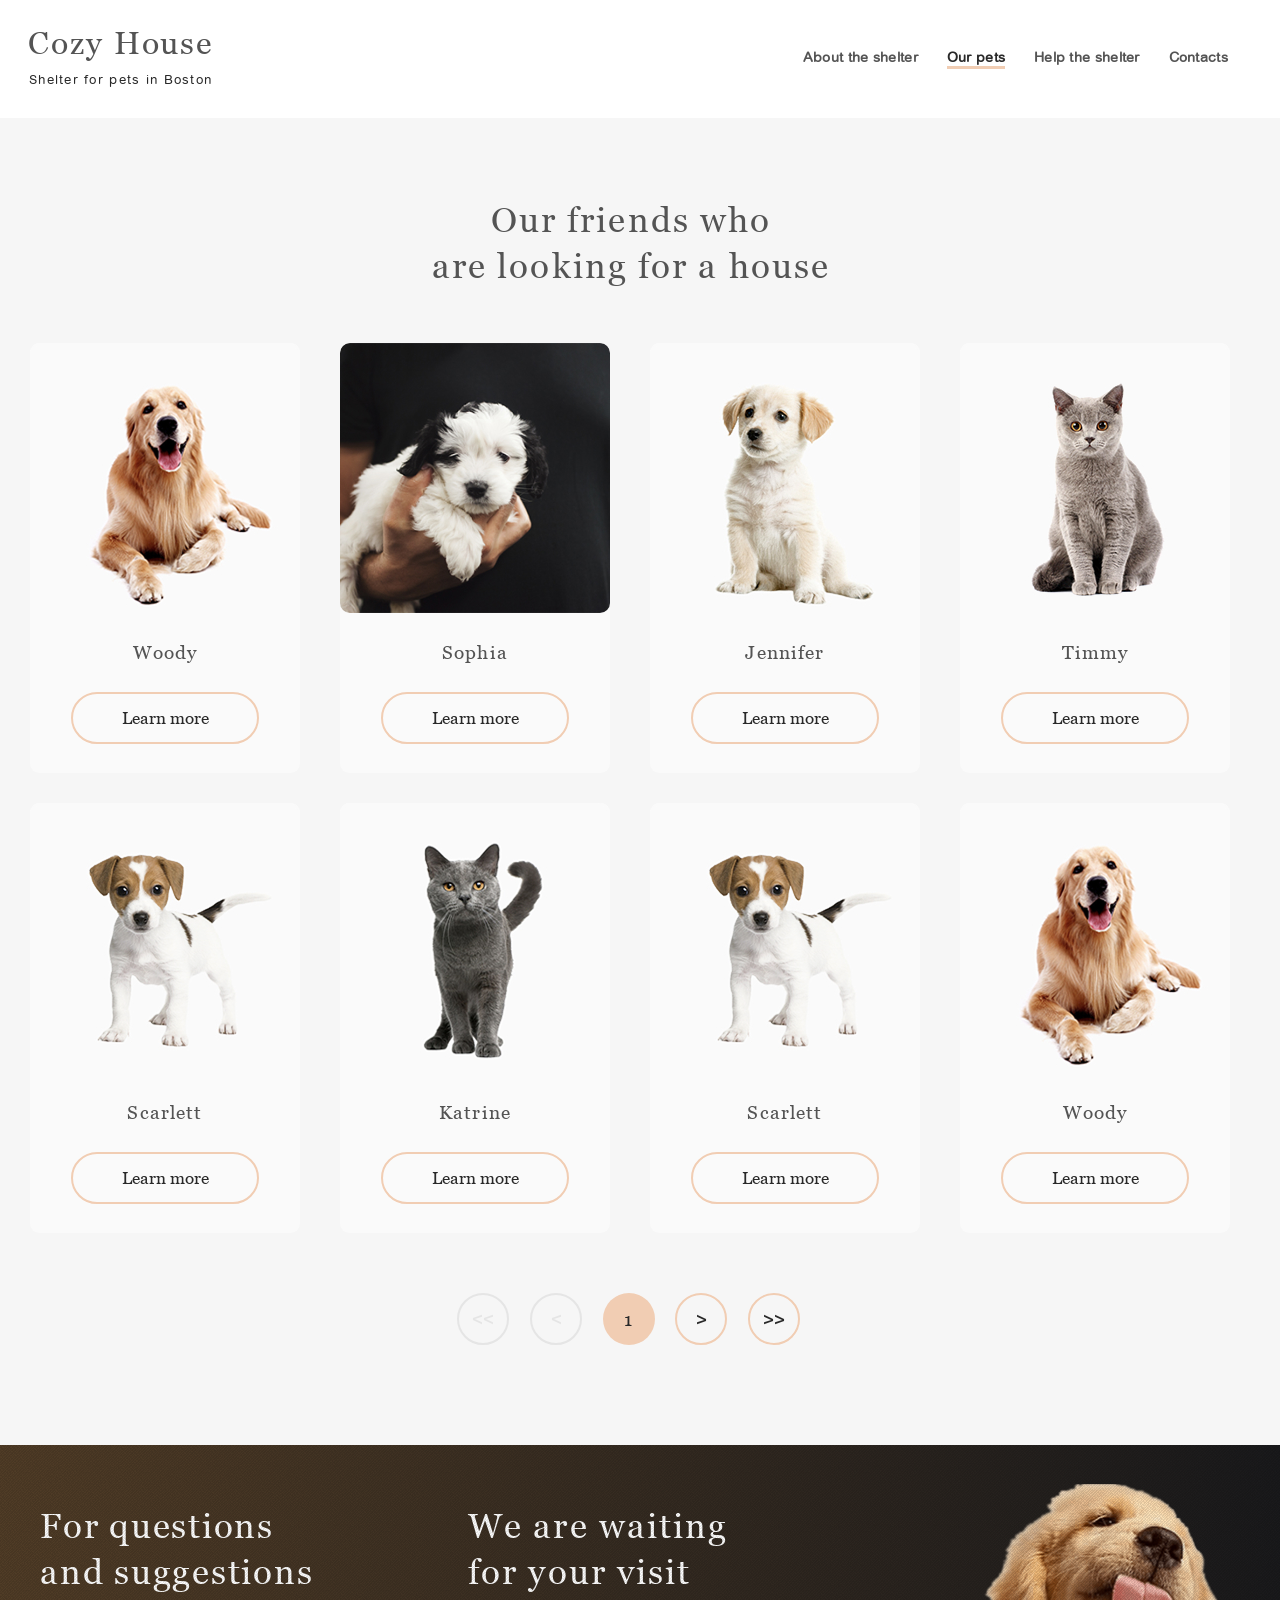
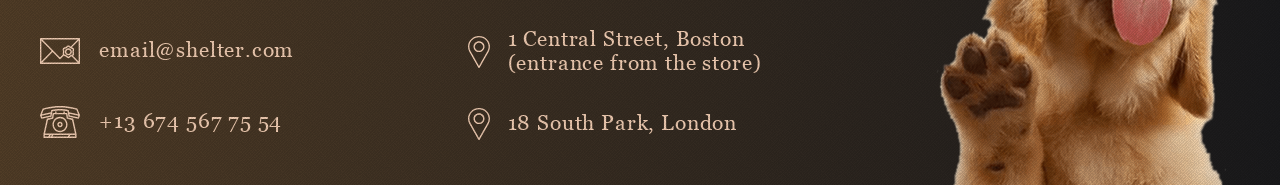
<file: our-pets.html>
<!doctype html>
<html lang="en">
  <head>
    <meta charset="UTF-8" />
    <meta name="viewport" content="width=device-width, initial-scale=1.0" />
    <link rel="icon" href="./assets/icons/favicon.png" type="image/png" />
    <link rel="stylesheet" href="./css/style.css" />
    <script type="module" src="./js/main.js" defer></script>
    <title>Shelter</title>
  </head>
  <body>
    <header class="header bg--white">
      <div class="container">
        <div class="header__wrapper wrapper--white">
          <div class="header__logo header__logo--dark">
            <a href="#" class="logo logo--dark">Cozy House</a>
            <p class="logo__subtitle logo__subtitle--dark">
              Shelter for pets in Boston
            </p>
          </div>
          <div class="burger-icon">
            <span class="burger__line burger__line--dark"></span>
          </div>
          <div class="burger-menu">
            <nav class="burger__nav">
              <ul class="burger__list">
                <li class="burger__item">
                  <a
                    class="burger__link header__link--active"
                    href="./index.html#about"
                    >About the shelter</a
                  >
                </li>
                <li class="burger__item">
                  <a class="burger__link" href="./our-pets.html">Our pets</a>
                </li>
                <li class="burger__item">
                  <a class="burger__link" href="#help">Help the shelter</a>
                </li>
                <li class="burger__item">
                  <a class="burger__link" href="#contacts">Contacts</a>
                </li>
              </ul>
            </nav>
          </div>
          <div class="overlay"></div>
          <nav class="header__nav header__nav--dark">
            <ul class="header__list header__list--dark">
              <li class="header__item header__item--dark">
                <a class="header__link header__link--dark" href="./index.html"
                  >About the shelter</a
                >
              </li>
              <li class="header__item header__item--dark">
                <a
                  class="header__link header__link--dark-active"
                  href="./index.html"
                  >Our pets</a
                >
              </li>
              <li class="header__item header__item--dark">
                <a class="header__link header__link--dark" href="./index.html"
                  >Help the shelter</a
                >
              </li>
              <li class="header__item header__item--dark">
                <a class="header__link header__link--dark" href="./index.html"
                  >Contacts</a
                >
              </li>
            </ul>
          </nav>
        </div>
      </div>
    </header>
    <main class="main">
      <section class="pets-page" id="pets">
        <div class="container">
          <h1 class="pets__title pets__title-page title">
            Our friends who <br />
            are looking for a house
          </h1>
          <div class="pets__cards pets__cards--container">
            <div class="pets-page__cards">
              <!-- <div class="pets__card card">
                <img
                  class="card__img"
                  src="./assets/images/pets-katrine.jpg"
                  alt="Katrine the cat"
                />
                <p class="card__title">Katrine</p>
                <button data-id="1" class="card__button button--secondary">
                  Learn more
                </button>
              </div>
              <div class="pets__card card">
                <img
                  class="card__img"
                  src="./assets/images/pets-jennifer.jpg"
                  alt="Jennifer the dog"
                />
                <p class="card__title">Jennifer</p>
                <button data-id="2" class="card__button button--secondary">
                  Learn more
                </button>
              </div>
              <div class="pets__card card">
                <img
                  class="card__img"
                  src="./assets/images/pets-woody.jpg"
                  alt="Woody the dog"
                />
                <p class="card__title">Woody</p>
                <button data-id="3" class="card__button button--secondary">
                  Learn more
                </button>
              </div>
              <div class="pets__card card">
                <img
                  class="card__img"
                  src="./assets/images/pets-sophia.jpg"
                  alt="Sophia the dog"
                />
                <p class="card__title">Sophia</p>
                <button data-id="4" class="card__button button--secondary">
                  Learn more
                </button>
              </div>
              <div class="pets__card card">
                <img
                  class="card__img"
                  src="./assets/images/pets-timmy.jpg"
                  alt="Timmy the cat"
                />
                <p class="card__title">Timmy</p>
                <button data-id="5" class="card__button button--secondary">
                  Learn more
                </button>
              </div>
              <div class="pets__card card">
                <img
                  class="card__img"
                  src="./assets/images/pets-charly.jpg"
                  alt="Charly the dog"
                />
                <p class="card__title">Charly</p>
                <button data-id="6" class="card__button button--secondary">
                  Learn more
                </button>
              </div>
              <div class="pets__card card">
                <img
                  class="card__img"
                  src="./assets/images/pets-scarlet.jpg"
                  alt="Scarlett the dog"
                />
                <p class="card__title">Scarlett</p>
                <button data-id="7" class="card__button button--secondary">
                  Learn more
                </button>
              </div>
              <div class="pets__card card">
                <img
                  class="card__img"
                  src="./assets/images/pets-freddie.jpg"
                  alt="Freddie the dog"
                />
                <p class="card__title">Freddie</p>
                <button data-id="8" class="card__button button--secondary">
                  Learn more
                </button>
              </div> -->
            </div>
          </div>
          <div class="pets__pagination pets__pagination-page">
            <button
              class="pagination__double-arrow pets__arrow--prev pagination__double-arrow-page-prev"
            >
              >>
            </button>
            <button
              class="pagination__arrow pagination__arrow-page-prev pets__arrow--prev"
            >
              >
            </button>
            <span class="pets__pagination-current">1</span>
            <button
              class="pagination__arrow pagination__arrow-page-next pets__arrow--next"
            >
              >
            </button>
            <button
              class="pagination__double-arrow pets__arrow--next pagination__double-arrow-page-next"
            >
              >>
            </button>
          </div>
        </div>
      </section>
    </main>
    <div class="popup">
      <div class="popup__overlay"></div>
      <div class="popup__body">
        <button class="popup__close">
          <img alt="close" src="./assets/icons/close.png" />
        </button>
        <img
          src="./assets/images/pets-katrine.jpg"
          alt="card-picture"
          class="popup__img"
        />
        <div class="popup__info-wrapper">
          <h2 class="popup__title"></h2>
          <h3 class="popup__subtitle"></h3>
          <p class="popup__text"></p>
          <ul class="popup__list">
            <li class="popup__age"><strong class="dark-font"></strong></li>
            <li class="popup__inoculations">
              <strong class="dark-font"></strong>
            </li>
            <li class="popup__diseases">
              <strong class="dark-font"></strong>
            </li>
            <li class="popup__parasites">
              <strong class="dark-font"></strong>
            </li>
          </ul>
        </div>
      </div>
    </div>
    <footer class="footer footer--second-page bg--gradient" id="contacts">
      <div class="container">
        <div class="footer__wrapper footer__wrapper-page">
          <div class="footer__content-wrapper footer__content-wrapper-page">
            <div class="questions">
              <h2 class="questions__title">For questions and suggestions</h2>
              <a
                href="mailto:email@shelter.com"
                class="questions__email questions__email--second"
              >
                <span class="questions__icon">
                  <svg
                    class="questions__email"
                    viewBox="0 0 40 26"
                    fill="currentColor"
                  >
                    <path
                      d="M39.315 0H0.684964C0.5033 0 0.329077 0.0732456 0.200621 0.203625C0.0721657 0.334003 0 0.510836 0 0.695219V25.3048C0 25.4892 0.0721657 25.666 0.200621 25.7964C0.329077 25.9268 0.5033 26 0.684964 26H39.315C39.4967 26 39.6709 25.9268 39.7994 25.7964C39.9278 25.666 40 25.4892 40 25.3048V0.695219C40 0.510836 39.9278 0.334003 39.7994 0.203625C39.6709 0.0732456 39.4967 0 39.315 0ZM32.5774 15.0331C32.6846 15.5259 32.7954 16.0355 32.6513 16.2882C32.4966 16.5596 31.9966 16.7173 31.5131 16.8699C31.1316 16.9902 30.7373 17.1147 30.3857 17.3212C30.0461 17.5206 29.7523 17.8001 29.4683 18.0704C29.0772 18.4426 28.7079 18.794 28.374 18.794C28.04 18.794 27.6706 18.4425 27.2797 18.0704C26.9956 17.8001 26.7018 17.5205 26.3622 17.3212C26.0107 17.1147 25.6163 16.9903 25.2348 16.8699C24.7513 16.7173 24.2513 16.5596 24.0967 16.2882C23.9526 16.0355 24.0633 15.5259 24.1705 15.0331C24.2584 14.6285 24.3493 14.2103 24.3493 13.7821C24.3493 13.354 24.2584 12.9356 24.1705 12.5311C24.0633 12.0383 23.9526 11.5288 24.0967 11.2759C24.2513 11.0046 24.7513 10.8468 25.2348 10.6942C25.6163 10.5739 26.0107 10.4494 26.3622 10.243C26.7018 10.0435 26.9956 9.76403 27.2797 9.49373C27.6706 9.12165 28.04 8.77015 28.374 8.77015C28.7079 8.77015 29.0773 9.12165 29.4683 9.49373C29.7523 9.76403 30.0461 10.0435 30.3857 10.243C30.7373 10.4493 31.1316 10.5738 31.5131 10.6941C31.9966 10.8467 32.4966 11.0045 32.6512 11.2758C32.7954 11.5286 32.6846 12.0381 32.5774 12.5309C32.4895 12.9354 32.3986 13.3537 32.3986 13.7819C32.3986 14.2102 32.4895 14.6286 32.5774 15.0331ZM30.5975 8.66076C30.5345 8.60237 30.4705 8.54156 30.4053 8.47955C29.8904 7.98955 29.2497 7.3798 28.374 7.3798C27.4982 7.3798 26.8575 7.98955 26.3426 8.47955C26.1045 8.70609 25.8796 8.92013 25.6761 9.03961C25.4574 9.168 25.1518 9.26449 24.8281 9.36655C24.1276 9.58763 23.3336 9.8381 22.9109 10.5797C22.5001 11.3004 22.6768 12.1134 22.8328 12.8307C22.9081 13.1777 22.9794 13.5055 22.9794 13.7821C22.9794 14.0587 22.9081 14.3866 22.8328 14.7336C22.6975 15.3556 22.5473 16.0496 22.7775 16.693L19.9997 19.5464L2.32449 1.39044H37.6748L30.5975 8.66076ZM11.7007 13L1.36993 23.6116V2.38812L11.7007 13ZM12.6635 13.989L19.5124 21.0242C19.5761 21.0896 19.6519 21.1416 19.7356 21.177C19.8192 21.2125 19.9089 21.2308 19.9996 21.2308C20.0902 21.2308 20.18 21.2125 20.2636 21.177C20.3472 21.1416 20.4231 21.0896 20.4868 21.0242L23.6841 17.7398C24.044 17.9494 24.4495 18.0781 24.8281 18.1976C25.1518 18.2997 25.4575 18.3962 25.6761 18.5245C25.8796 18.644 26.1044 18.8581 26.3426 19.0846C26.8575 19.5746 27.4982 20.1844 28.374 20.1844C29.2496 20.1844 29.8904 19.5746 30.4053 19.0846C30.6434 18.858 30.8682 18.644 31.0718 18.5244C31.2043 18.4466 31.3691 18.3806 31.5502 18.3179L37.675 24.6094H2.32431L12.6635 13.989ZM32.9664 17.7946C33.3117 17.6108 33.6223 17.3612 33.8371 16.9846C34.2479 16.2639 34.0711 15.4508 33.9151 14.7336C33.8398 14.3866 33.7686 14.0587 33.7686 13.7821C33.7686 13.5055 33.8398 13.1777 33.9151 12.8307C34.0711 12.1134 34.2479 11.3005 33.837 10.5797C33.4142 9.8381 32.6203 9.58763 31.9197 9.36655L31.8559 9.34634L38.6301 2.38738V23.6122L32.9664 17.7946Z"
                      fill="currentColor"
                    />
                    <path
                      d="M28.374 10.2424C26.451 10.2424 24.8865 11.8302 24.8865 13.782C24.8865 15.7337 26.451 17.3215 28.374 17.3215C30.297 17.3215 31.8614 15.7337 31.8614 13.782C31.8614 11.8302 30.2969 10.2424 28.374 10.2424ZM28.374 15.9311C27.2064 15.9311 26.2564 14.967 26.2564 13.782C26.2564 12.5969 27.2063 11.6328 28.374 11.6328C29.5416 11.6328 30.4915 12.5969 30.4915 13.782C30.4915 14.967 29.5415 15.9311 28.374 15.9311Z"
                      fill="currentColor"
                    />
                  </svg>
                </span>
                <span class="questions__link">email@shelter.com</span>
              </a>
              <a
                href="tel:+136745677554"
                class="questions__phone questions__phone--second"
              >
                <span class="questions__icon">
                  <svg
                    class="questions__phone"
                    viewBox="0 0 40 32"
                    fill="currentColor"
                  >
                    <path
                      d="M39.9461 8.89543L37.5102 2.9049C37.4685 2.80251 37.4043 2.71139 37.3226 2.63868C37.2408 2.56598 37.1437 2.51367 37.0389 2.48585L34.111 1.70799C25.5388 -0.569376 14.4609 -0.569281 5.88906 1.70799L2.96105 2.48585C2.85626 2.51367 2.75918 2.56598 2.67743 2.63868C2.59568 2.71139 2.53147 2.80251 2.48984 2.9049L0.0539764 8.89543C-0.0131281 9.06038 -0.0178273 9.24503 0.0407965 9.41333L1.01509 12.2089C1.07166 12.3713 1.18339 12.5075 1.32986 12.5925C1.47633 12.6775 1.64776 12.7056 1.8128 12.6717L11.0692 10.7747C11.2084 10.7462 11.3359 10.675 11.4348 10.5706C11.5337 10.4661 11.5993 10.3334 11.623 10.19L12.4245 5.32594C16.8365 4.18994 23.1635 4.18994 27.5753 5.32594L28.3769 10.19C28.4006 10.3335 28.4662 10.4663 28.5651 10.5707C28.664 10.6751 28.7915 10.7463 28.9307 10.7748L38.187 12.6718C38.3521 12.7056 38.5234 12.6774 38.6699 12.5924C38.8164 12.5075 38.9281 12.3714 38.9848 12.209L39.9592 9.41343C40.0178 9.2451 40.0131 9.06043 39.9461 8.89543ZM2.13193 11.1412L1.63183 9.70624L10.5973 7.78606L10.321 9.46295L2.13193 11.1412ZM11.6222 4.0568C11.4935 4.09314 11.3777 4.16636 11.2883 4.26784C11.1989 4.36933 11.1396 4.49486 11.1174 4.62969L10.848 6.26453L1.85991 8.1896L3.65015 3.78707L6.2409 3.09877C14.5991 0.878304 25.4007 0.878208 33.7593 3.09877L36.35 3.78707L38.1403 8.1896L29.1522 6.26453L28.8828 4.62969C28.8606 4.49487 28.8013 4.36936 28.7119 4.26788C28.6224 4.1664 28.5066 4.09318 28.378 4.0568C23.6016 2.70615 16.3984 2.70615 11.6222 4.0568ZM37.8681 11.1412L29.6792 9.46295L29.4028 7.78606L38.3682 9.70624L37.8681 11.1412Z"
                      fill="currentColor"
                    />
                    <path
                      d="M33.2901 13.1186C33.261 12.9842 33.1948 12.8612 33.0995 12.7643C33.0041 12.6673 32.8836 12.6005 32.7522 12.5717L27.9776 11.526L27.3764 7.51395C27.351 7.34431 27.2672 7.18959 27.1401 7.07781C27.013 6.96603 26.851 6.90458 26.6835 6.90458H24.814V5.96398C24.814 5.56724 24.5002 5.2456 24.1129 5.2456C23.7257 5.2456 23.4119 5.56724 23.4119 5.96398V6.90458H16.5882V5.96398C16.5882 5.56724 16.2744 5.2456 15.8871 5.2456C15.4999 5.2456 15.1861 5.56724 15.1861 5.96398V6.90458H13.3166C13.1491 6.90458 12.9871 6.96603 12.86 7.07781C12.7329 7.18959 12.6491 7.34431 12.6237 7.51395L12.0224 11.526L7.24791 12.5717C7.11654 12.6005 6.996 12.6673 6.90063 12.7643C6.80527 12.8612 6.73908 12.9842 6.70996 13.1186L3.46796 28.0878C3.45692 28.1389 3.45134 28.1911 3.45132 28.2434V31.2816C3.45132 31.4721 3.52519 31.6549 3.65666 31.7896C3.78814 31.9243 3.96645 32 4.15239 32H35.8477C36.0336 32 36.212 31.9243 36.3434 31.7896C36.4749 31.6549 36.5488 31.4721 36.5488 31.2816V28.2434C36.5488 28.1911 36.5432 28.1389 36.5321 28.0878L33.2901 13.1186ZM7.98131 13.8802L12.7885 12.8273C12.9276 12.7968 13.0544 12.7238 13.152 12.6178C13.2496 12.5118 13.3134 12.3779 13.335 12.2338L13.9183 8.34134H26.0819L26.6651 12.2338C26.6867 12.3779 26.7505 12.5118 26.8481 12.6178C26.9457 12.7238 27.0725 12.7968 27.2115 12.8273L32.0189 13.8802L34.9741 27.5251H5.0261L7.98131 13.8802ZM11.7966 28.9618L10.8935 30.5632H9.82782L10.7309 28.9618H11.7966ZM13.416 28.9618H28.6721L27.769 30.5632H12.513L13.416 28.9618ZM4.85345 28.9618H9.11142L8.20836 30.5632H4.85345V28.9618ZM29.3885 30.5632L30.2916 28.9618H35.1466V30.5632H29.3885Z"
                      fill="currentColor"
                    />
                    <path
                      d="M20 26.1606C24.1492 26.1606 27.5248 22.7016 27.5248 18.45C27.5248 14.1983 24.1492 10.7393 20 10.7393C15.8509 10.7393 12.4753 14.1983 12.4753 18.45C12.4753 22.7016 15.8509 26.1606 20 26.1606ZM20 12.1761C23.3761 12.1761 26.1227 14.9905 26.1227 18.45C26.1227 21.9094 23.3761 24.7238 20 24.7238C16.624 24.7238 13.8774 21.9094 13.8774 18.45C13.8774 14.9905 16.624 12.1761 20 12.1761Z"
                      fill="currentColor"
                    />
                    <path
                      d="M20 21.1847C21.4717 21.1847 22.6691 19.9578 22.6691 18.4497C22.6691 16.9416 21.4717 15.7147 20 15.7147C18.5283 15.7147 17.3309 16.9416 17.3309 18.4497C17.3309 19.9578 18.5283 21.1847 20 21.1847ZM20 17.1514C20.6987 17.1514 21.267 17.7338 21.267 18.4497C21.267 19.1656 20.6987 19.7479 20 19.7479C19.3014 19.7479 18.733 19.1656 18.733 18.4497C18.733 17.7339 19.3014 17.1514 20 17.1514Z"
                      fill="currentColor"
                    />
                  </svg>
                </span>
                <span class="questions__link">+13 674 567 75 54</span>
              </a>
            </div>
            <div class="visit">
              <h2 class="visit__title">We are waiting for your visit</h2>
              <div class="visit__boston">
                <div class="visit__icon">
                  <svg viewBox="0 0 22 32" fill="currentColor">
                    <path
                      d="M11 0C4.93471 0 0 4.78519 0 10.6667C0 12.4323 0.455231 14.1829 1.32064 15.7357L10.3985 31.6562C10.5193 31.8685 10.7496 32 11 32C11.2504 32 11.4807 31.8685 11.6015 31.6562L20.6827 15.7304C21.5448 14.1829 22 12.4323 22 10.6666C22 4.78519 17.0653 0 11 0ZM19.4762 15.0905L11 29.9557L2.52714 15.0964C1.77317 13.7435 1.37504 12.2116 1.37504 10.6667C1.37504 5.52019 5.69275 1.33337 11 1.33337C16.3073 1.33337 20.625 5.52025 20.625 10.6667C20.625 12.2116 20.2268 13.7435 19.4762 15.0905Z"
                      fill="currentColor"
                    />
                    <path
                      d="M11 5.33329C7.96737 5.33329 5.50005 7.72585 5.50005 10.6666C5.50005 13.6074 7.96737 16 11 16C14.0327 16 16.5 13.6074 16.5 10.6667C16.5 7.72592 14.0327 5.33329 11 5.33329ZM11 14.6667C8.72534 14.6667 6.87502 12.8724 6.87502 10.6667C6.87502 8.46092 8.72534 6.66667 11 6.66667C13.2747 6.66667 15.125 8.46092 15.125 10.6667C15.125 12.8724 13.2747 14.6667 11 14.6667Z"
                      fill="currentColor"
                    />
                  </svg>
                </div>
                <address class="footer__address footer__address--sec-page">
                  <a
                    href="https://maps.google.com/?q=1+Central+Street+Boston"
                    target="_blank"
                    rel="noopener noreferrer"
                  >
                    1 Central Street, Boston (entrance from the store)
                  </a>
                </address>
              </div>
              <div class="visit__london">
                <div class="visit__icon">
                  <svg viewBox="0 0 22 32" fill="currentColor">
                    <path
                      d="M11 0C4.93471 0 0 4.78519 0 10.6667C0 12.4323 0.455231 14.1829 1.32064 15.7357L10.3985 31.6562C10.5193 31.8685 10.7496 32 11 32C11.2504 32 11.4807 31.8685 11.6015 31.6562L20.6827 15.7304C21.5448 14.1829 22 12.4323 22 10.6666C22 4.78519 17.0653 0 11 0ZM19.4762 15.0905L11 29.9557L2.52714 15.0964C1.77317 13.7435 1.37504 12.2116 1.37504 10.6667C1.37504 5.52019 5.69275 1.33337 11 1.33337C16.3073 1.33337 20.625 5.52025 20.625 10.6667C20.625 12.2116 20.2268 13.7435 19.4762 15.0905Z"
                      fill="currentColor"
                    />
                    <path
                      d="M11 5.33329C7.96737 5.33329 5.50005 7.72585 5.50005 10.6666C5.50005 13.6074 7.96737 16 11 16C14.0327 16 16.5 13.6074 16.5 10.6667C16.5 7.72592 14.0327 5.33329 11 5.33329ZM11 14.6667C8.72534 14.6667 6.87502 12.8724 6.87502 10.6667C6.87502 8.46092 8.72534 6.66667 11 6.66667C13.2747 6.66667 15.125 8.46092 15.125 10.6667C15.125 12.8724 13.2747 14.6667 11 14.6667Z"
                      fill="currentColor"
                    />
                  </svg>
                </div>
                <address class="footer__address footer__address--sec-page">
                  <a
                    href="https://maps.google.com/?q=18+South+Park+London"
                    target="_blank"
                    rel="noopener noreferrer"
                    >18 South Park, London</a
                  >
                </address>
              </div>
            </div>
          </div>
          <img
            class="footer__img footer__img--second-puppy"
            src="./assets/images/footer-puppy.png"
            alt="puppy"
          />
        </div>
      </div>
    </footer>
  </body>
</html>
</file>
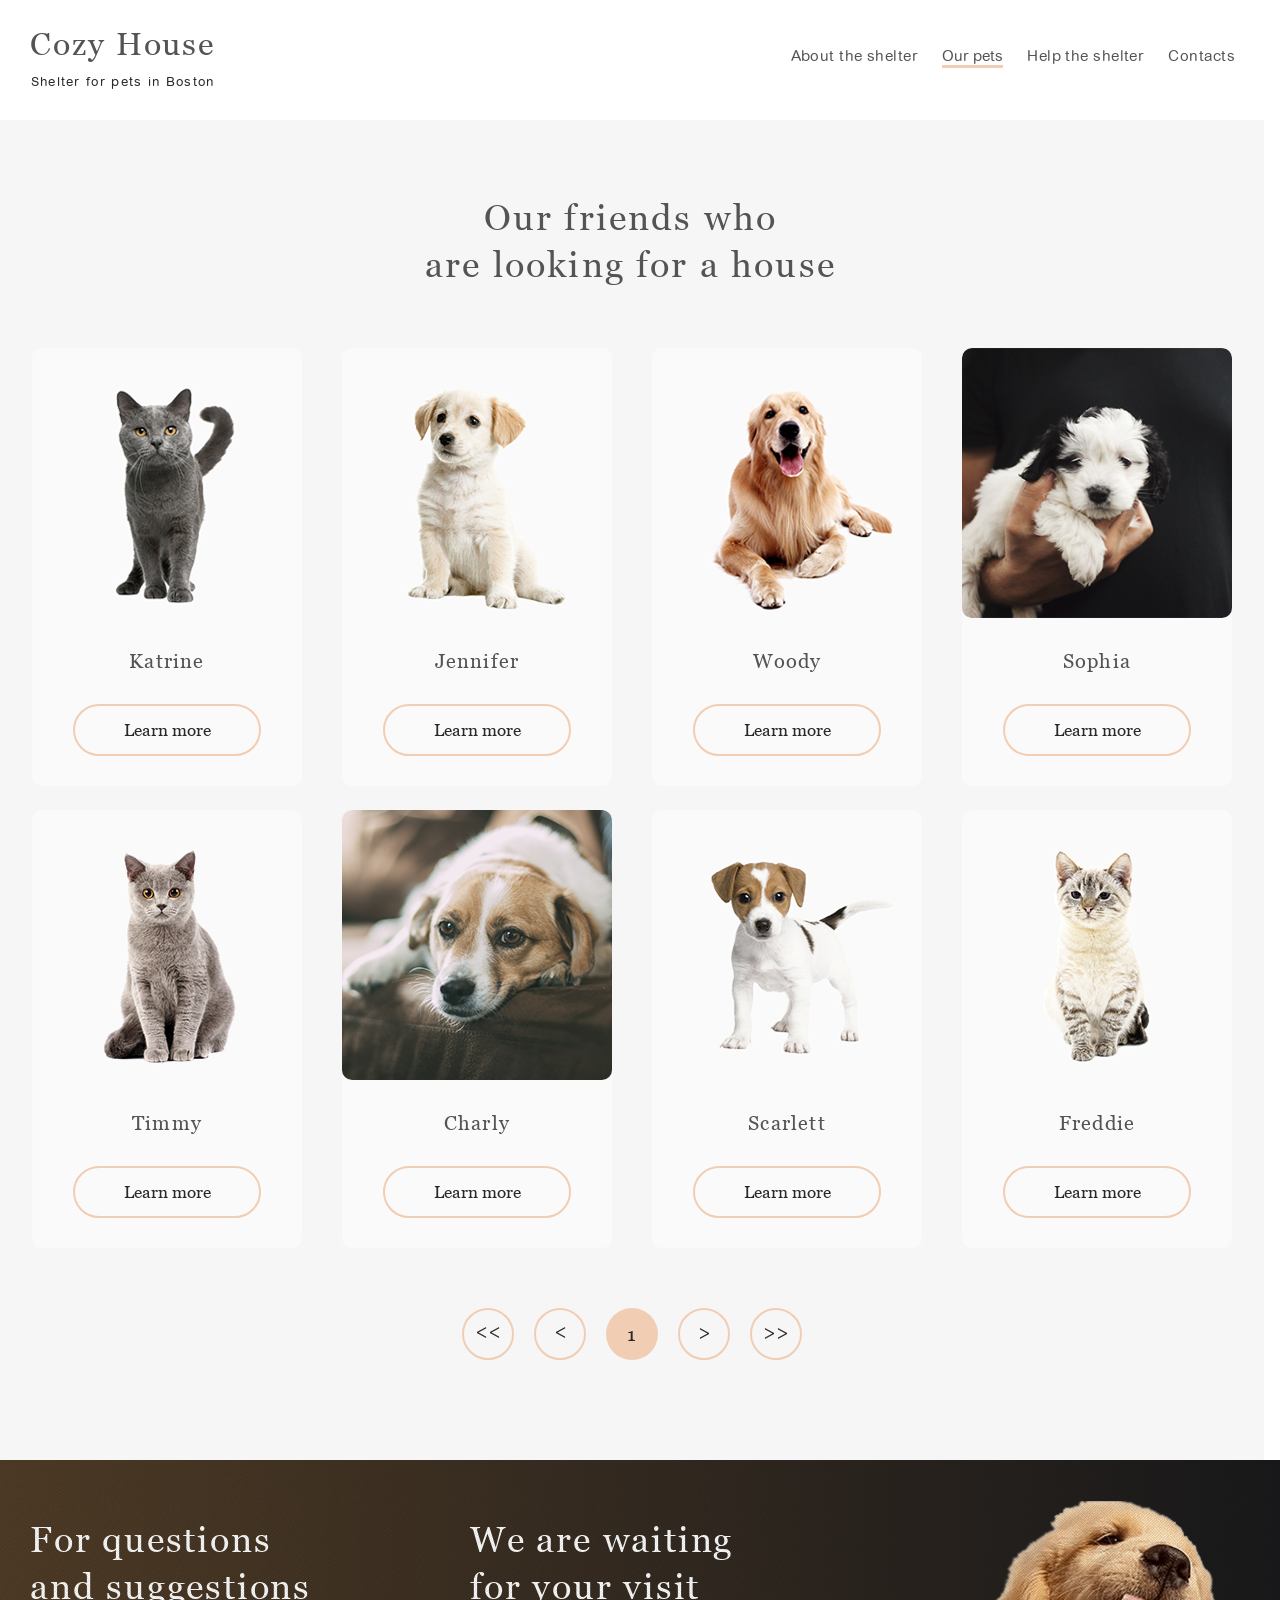
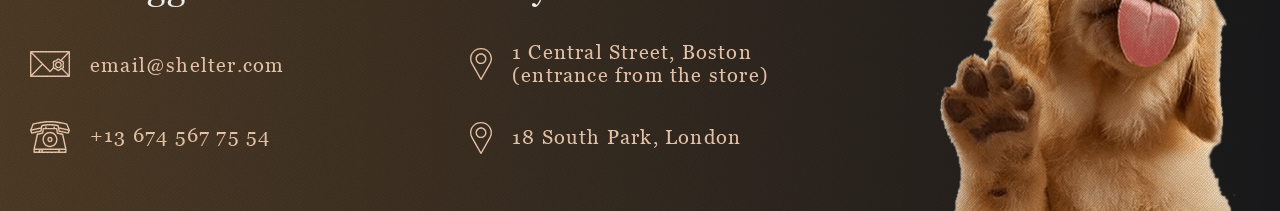
<file: shelter/our-pets.html>
<!doctype html>
<html lang="en">
  <head>
    <meta charset="UTF-8" />
    <meta name="viewport" content="width=device-width, initial-scale=1.0" />
    <link rel="icon" href="./assets/icons/favicon.png" type="image/png" />
    <link rel="stylesheet" href="./css/style.css" />
    <title>Shelter</title>
  </head>
  <body>
    <header class="header bg--white">
      <div class="container">
        <div class="header__wrapper">
          <div class="header__logo">
            <a href="#" class="logo logo--dark">Cozy House</a>
            <p class="logo__subtitle logo__subtitle--dark">
              Shelter for pets in Boston
            </p>
          </div>
          <nav class="header__nav header__nav--dark">
            <ul class="header__list header__list--dark">
              <li class="header__item header__item--dark">
                <a class="header__link header__link--dark" href="./index.html"
                  >About the shelter</a
                >
              </li>
              <li class="header__item header__item--dark">
                <a
                  class="header__link header__link--dark-active"
                  href="./index.html"
                  >Our pets</a
                >
              </li>
              <li class="header__item header__item--dark">
                <a class="header__link header__link--dark" href="./index.html"
                  >Help the shelter</a
                >
              </li>
              <li class="header__item header__item--dark">
                <a class="header__link header__link--dark" href="./index.html"
                  >Contacts</a
                >
              </li>
            </ul>
          </nav>
        </div>
      </div>
    </header>
    <main class="main">
      <section class="pets" id="pets">
        <div class="container">
          <h2 class="pets__title pets__title-page title">
            Our friends who <br />
            are looking for a house
          </h2>
          <div class="pets__cards pets__cards--container">
            <div class="pets-page__slider">
              <article class="pets__card card">
                <img
                  class="card__img"
                  src="./assets/images/pets-katrine.jpg"
                  alt="Katrine the cat"
                />
                <h3 class="card__title">Katrine</h3>
                <button class="card__button button--secondary">
                  Learn more
                </button>
              </article>
              <article class="pets__card card">
                <img
                  class="card__img"
                  src="./assets/images/pets-jennifer.jpg"
                  alt="Jennifer the dog"
                />
                <h3 class="card__title">Jennifer</h3>
                <button class="card__button button--secondary">
                  Learn more
                </button>
              </article>
              <article class="pets__card card">
                <img
                  class="card__img"
                  src="./assets/images/pets-woody.jpg"
                  alt="Woody the dog"
                />
                <h3 class="card__title">Woody</h3>
                <button class="card__button button--secondary">
                  Learn more
                </button>
              </article>
              <article class="pets__card card">
                <img
                  class="card__img"
                  src="./assets/images/pets-sophia.jpg"
                  alt="Sophia the dog"
                />
                <h3 class="card__title">Sophia</h3>
                <button class="card__button button--secondary">
                  Learn more
                </button>
              </article>
              <article class="pets__card card">
                <img
                  class="card__img"
                  src="./assets/images/pets-timmy.jpg"
                  alt="Timmy the cat"
                />
                <h3 class="card__title">Timmy</h3>
                <button class="card__button button--secondary">
                  Learn more
                </button>
              </article>
              <article class="pets__card card">
                <img
                  class="card__img"
                  src="./assets/images/pets-charly.jpg"
                  alt="Charly the dog"
                />
                <h3 class="card__title">Charly</h3>
                <button class="card__button button--secondary">
                  Learn more
                </button>
              </article>
              <article class="pets__card card">
                <img
                  class="card__img"
                  src="./assets/images/pets-scarlet.jpg"
                  alt="Scarlett the dog"
                />
                <h3 class="card__title">Scarlett</h3>
                <button class="card__button button--secondary">
                  Learn more
                </button>
              </article>
              <article class="pets__card card">
                <img
                  class="card__img"
                  src="./assets/images/pets-freddie.jpg"
                  alt="Freddie the dog"
                />
                <h3 class="card__title">Freddie</h3>
                <button class="card__button button--secondary">
                  Learn more
                </button>
              </article>
            </div>
          </div>
          <div class="pets__pagination">
            <button class="pagination__double-arrow pets__arrow--next">
              >>
            </button>
            <button class="pagination__arrow pets__arrow--next">></button>
            <span class="pets__pagination-current">1</span>
            <button class="pagination__arrow pets__arrow--prev">></button>
            <button class="pagination__double-arrow pets__arrow--prev">
              >>
            </button>
          </div>
        </div>
      </section>
    </main>
    <footer class="footer bg--gradient" id="contacts">
      <div class="container">
        <div class="footer__wrapper footer__wrapper-page">
          <article class="questions">
            <h3 class="questions__title">For questions and suggestions</h3>
            <a href="mailto:email@shelter.com" class="questions__email">
              <span class="questions__icon">
                <svg viewBox="0 0 40 26" fill="currentColor">
                  <path
                    d="M39.315 0H0.684964C0.5033 0 0.329077 0.0732456 0.200621 0.203625C0.0721657 0.334003 0 0.510836 0 0.695219V25.3048C0 25.4892 0.0721657 25.666 0.200621 25.7964C0.329077 25.9268 0.5033 26 0.684964 26H39.315C39.4967 26 39.6709 25.9268 39.7994 25.7964C39.9278 25.666 40 25.4892 40 25.3048V0.695219C40 0.510836 39.9278 0.334003 39.7994 0.203625C39.6709 0.0732456 39.4967 0 39.315 0ZM32.5774 15.0331C32.6846 15.5259 32.7954 16.0355 32.6513 16.2882C32.4966 16.5596 31.9966 16.7173 31.5131 16.8699C31.1316 16.9902 30.7373 17.1147 30.3857 17.3212C30.0461 17.5206 29.7523 17.8001 29.4683 18.0704C29.0772 18.4426 28.7079 18.794 28.374 18.794C28.04 18.794 27.6706 18.4425 27.2797 18.0704C26.9956 17.8001 26.7018 17.5205 26.3622 17.3212C26.0107 17.1147 25.6163 16.9903 25.2348 16.8699C24.7513 16.7173 24.2513 16.5596 24.0967 16.2882C23.9526 16.0355 24.0633 15.5259 24.1705 15.0331C24.2584 14.6285 24.3493 14.2103 24.3493 13.7821C24.3493 13.354 24.2584 12.9356 24.1705 12.5311C24.0633 12.0383 23.9526 11.5288 24.0967 11.2759C24.2513 11.0046 24.7513 10.8468 25.2348 10.6942C25.6163 10.5739 26.0107 10.4494 26.3622 10.243C26.7018 10.0435 26.9956 9.76403 27.2797 9.49373C27.6706 9.12165 28.04 8.77015 28.374 8.77015C28.7079 8.77015 29.0773 9.12165 29.4683 9.49373C29.7523 9.76403 30.0461 10.0435 30.3857 10.243C30.7373 10.4493 31.1316 10.5738 31.5131 10.6941C31.9966 10.8467 32.4966 11.0045 32.6512 11.2758C32.7954 11.5286 32.6846 12.0381 32.5774 12.5309C32.4895 12.9354 32.3986 13.3537 32.3986 13.7819C32.3986 14.2102 32.4895 14.6286 32.5774 15.0331ZM30.5975 8.66076C30.5345 8.60237 30.4705 8.54156 30.4053 8.47955C29.8904 7.98955 29.2497 7.3798 28.374 7.3798C27.4982 7.3798 26.8575 7.98955 26.3426 8.47955C26.1045 8.70609 25.8796 8.92013 25.6761 9.03961C25.4574 9.168 25.1518 9.26449 24.8281 9.36655C24.1276 9.58763 23.3336 9.8381 22.9109 10.5797C22.5001 11.3004 22.6768 12.1134 22.8328 12.8307C22.9081 13.1777 22.9794 13.5055 22.9794 13.7821C22.9794 14.0587 22.9081 14.3866 22.8328 14.7336C22.6975 15.3556 22.5473 16.0496 22.7775 16.693L19.9997 19.5464L2.32449 1.39044H37.6748L30.5975 8.66076ZM11.7007 13L1.36993 23.6116V2.38812L11.7007 13ZM12.6635 13.989L19.5124 21.0242C19.5761 21.0896 19.6519 21.1416 19.7356 21.177C19.8192 21.2125 19.9089 21.2308 19.9996 21.2308C20.0902 21.2308 20.18 21.2125 20.2636 21.177C20.3472 21.1416 20.4231 21.0896 20.4868 21.0242L23.6841 17.7398C24.044 17.9494 24.4495 18.0781 24.8281 18.1976C25.1518 18.2997 25.4575 18.3962 25.6761 18.5245C25.8796 18.644 26.1044 18.8581 26.3426 19.0846C26.8575 19.5746 27.4982 20.1844 28.374 20.1844C29.2496 20.1844 29.8904 19.5746 30.4053 19.0846C30.6434 18.858 30.8682 18.644 31.0718 18.5244C31.2043 18.4466 31.3691 18.3806 31.5502 18.3179L37.675 24.6094H2.32431L12.6635 13.989ZM32.9664 17.7946C33.3117 17.6108 33.6223 17.3612 33.8371 16.9846C34.2479 16.2639 34.0711 15.4508 33.9151 14.7336C33.8398 14.3866 33.7686 14.0587 33.7686 13.7821C33.7686 13.5055 33.8398 13.1777 33.9151 12.8307C34.0711 12.1134 34.2479 11.3005 33.837 10.5797C33.4142 9.8381 32.6203 9.58763 31.9197 9.36655L31.8559 9.34634L38.6301 2.38738V23.6122L32.9664 17.7946Z"
                    fill="currentColor"
                  />
                  <path
                    d="M28.374 10.2424C26.451 10.2424 24.8865 11.8302 24.8865 13.782C24.8865 15.7337 26.451 17.3215 28.374 17.3215C30.297 17.3215 31.8614 15.7337 31.8614 13.782C31.8614 11.8302 30.2969 10.2424 28.374 10.2424ZM28.374 15.9311C27.2064 15.9311 26.2564 14.967 26.2564 13.782C26.2564 12.5969 27.2063 11.6328 28.374 11.6328C29.5416 11.6328 30.4915 12.5969 30.4915 13.782C30.4915 14.967 29.5415 15.9311 28.374 15.9311Z"
                    fill="currentColor"
                  />
                </svg>
              </span>
              <span class="questions__link">email@shelter.com</span>
            </a>
            <a href="tel:+136745677554" class="questions__phone">
              <span class="questions__icon">
                <svg viewBox="0 0 40 32" fill="currentColor">
                  <path
                    d="M39.9461 8.89543L37.5102 2.9049C37.4685 2.80251 37.4043 2.71139 37.3226 2.63868C37.2408 2.56598 37.1437 2.51367 37.0389 2.48585L34.111 1.70799C25.5388 -0.569376 14.4609 -0.569281 5.88906 1.70799L2.96105 2.48585C2.85626 2.51367 2.75918 2.56598 2.67743 2.63868C2.59568 2.71139 2.53147 2.80251 2.48984 2.9049L0.0539764 8.89543C-0.0131281 9.06038 -0.0178273 9.24503 0.0407965 9.41333L1.01509 12.2089C1.07166 12.3713 1.18339 12.5075 1.32986 12.5925C1.47633 12.6775 1.64776 12.7056 1.8128 12.6717L11.0692 10.7747C11.2084 10.7462 11.3359 10.675 11.4348 10.5706C11.5337 10.4661 11.5993 10.3334 11.623 10.19L12.4245 5.32594C16.8365 4.18994 23.1635 4.18994 27.5753 5.32594L28.3769 10.19C28.4006 10.3335 28.4662 10.4663 28.5651 10.5707C28.664 10.6751 28.7915 10.7463 28.9307 10.7748L38.187 12.6718C38.3521 12.7056 38.5234 12.6774 38.6699 12.5924C38.8164 12.5075 38.9281 12.3714 38.9848 12.209L39.9592 9.41343C40.0178 9.2451 40.0131 9.06043 39.9461 8.89543ZM2.13193 11.1412L1.63183 9.70624L10.5973 7.78606L10.321 9.46295L2.13193 11.1412ZM11.6222 4.0568C11.4935 4.09314 11.3777 4.16636 11.2883 4.26784C11.1989 4.36933 11.1396 4.49486 11.1174 4.62969L10.848 6.26453L1.85991 8.1896L3.65015 3.78707L6.2409 3.09877C14.5991 0.878304 25.4007 0.878208 33.7593 3.09877L36.35 3.78707L38.1403 8.1896L29.1522 6.26453L28.8828 4.62969C28.8606 4.49487 28.8013 4.36936 28.7119 4.26788C28.6224 4.1664 28.5066 4.09318 28.378 4.0568C23.6016 2.70615 16.3984 2.70615 11.6222 4.0568ZM37.8681 11.1412L29.6792 9.46295L29.4028 7.78606L38.3682 9.70624L37.8681 11.1412Z"
                    fill="currentColor"
                  />
                  <path
                    d="M33.2901 13.1186C33.261 12.9842 33.1948 12.8612 33.0995 12.7643C33.0041 12.6673 32.8836 12.6005 32.7522 12.5717L27.9776 11.526L27.3764 7.51395C27.351 7.34431 27.2672 7.18959 27.1401 7.07781C27.013 6.96603 26.851 6.90458 26.6835 6.90458H24.814V5.96398C24.814 5.56724 24.5002 5.2456 24.1129 5.2456C23.7257 5.2456 23.4119 5.56724 23.4119 5.96398V6.90458H16.5882V5.96398C16.5882 5.56724 16.2744 5.2456 15.8871 5.2456C15.4999 5.2456 15.1861 5.56724 15.1861 5.96398V6.90458H13.3166C13.1491 6.90458 12.9871 6.96603 12.86 7.07781C12.7329 7.18959 12.6491 7.34431 12.6237 7.51395L12.0224 11.526L7.24791 12.5717C7.11654 12.6005 6.996 12.6673 6.90063 12.7643C6.80527 12.8612 6.73908 12.9842 6.70996 13.1186L3.46796 28.0878C3.45692 28.1389 3.45134 28.1911 3.45132 28.2434V31.2816C3.45132 31.4721 3.52519 31.6549 3.65666 31.7896C3.78814 31.9243 3.96645 32 4.15239 32H35.8477C36.0336 32 36.212 31.9243 36.3434 31.7896C36.4749 31.6549 36.5488 31.4721 36.5488 31.2816V28.2434C36.5488 28.1911 36.5432 28.1389 36.5321 28.0878L33.2901 13.1186ZM7.98131 13.8802L12.7885 12.8273C12.9276 12.7968 13.0544 12.7238 13.152 12.6178C13.2496 12.5118 13.3134 12.3779 13.335 12.2338L13.9183 8.34134H26.0819L26.6651 12.2338C26.6867 12.3779 26.7505 12.5118 26.8481 12.6178C26.9457 12.7238 27.0725 12.7968 27.2115 12.8273L32.0189 13.8802L34.9741 27.5251H5.0261L7.98131 13.8802ZM11.7966 28.9618L10.8935 30.5632H9.82782L10.7309 28.9618H11.7966ZM13.416 28.9618H28.6721L27.769 30.5632H12.513L13.416 28.9618ZM4.85345 28.9618H9.11142L8.20836 30.5632H4.85345V28.9618ZM29.3885 30.5632L30.2916 28.9618H35.1466V30.5632H29.3885Z"
                    fill="currentColor"
                  />
                  <path
                    d="M20 26.1606C24.1492 26.1606 27.5248 22.7016 27.5248 18.45C27.5248 14.1983 24.1492 10.7393 20 10.7393C15.8509 10.7393 12.4753 14.1983 12.4753 18.45C12.4753 22.7016 15.8509 26.1606 20 26.1606ZM20 12.1761C23.3761 12.1761 26.1227 14.9905 26.1227 18.45C26.1227 21.9094 23.3761 24.7238 20 24.7238C16.624 24.7238 13.8774 21.9094 13.8774 18.45C13.8774 14.9905 16.624 12.1761 20 12.1761Z"
                    fill="currentColor"
                  />
                  <path
                    d="M20 21.1847C21.4717 21.1847 22.6691 19.9578 22.6691 18.4497C22.6691 16.9416 21.4717 15.7147 20 15.7147C18.5283 15.7147 17.3309 16.9416 17.3309 18.4497C17.3309 19.9578 18.5283 21.1847 20 21.1847ZM20 17.1514C20.6987 17.1514 21.267 17.7338 21.267 18.4497C21.267 19.1656 20.6987 19.7479 20 19.7479C19.3014 19.7479 18.733 19.1656 18.733 18.4497C18.733 17.7339 19.3014 17.1514 20 17.1514Z"
                    fill="currentColor"
                  />
                </svg>
              </span>
              <span class="questions__link">+13 674 567 75 54</span>
            </a>
          </article>
          <article class="visit">
            <h3 class="visit__title">We are waiting <br />for your visit</h3>
            <div class="visit__boston">
              <div class="visit__icon">
                <svg viewBox="0 0 22 32" fill="currentColor">
                  <path
                    d="M11 0C4.93471 0 0 4.78519 0 10.6667C0 12.4323 0.455231 14.1829 1.32064 15.7357L10.3985 31.6562C10.5193 31.8685 10.7496 32 11 32C11.2504 32 11.4807 31.8685 11.6015 31.6562L20.6827 15.7304C21.5448 14.1829 22 12.4323 22 10.6666C22 4.78519 17.0653 0 11 0ZM19.4762 15.0905L11 29.9557L2.52714 15.0964C1.77317 13.7435 1.37504 12.2116 1.37504 10.6667C1.37504 5.52019 5.69275 1.33337 11 1.33337C16.3073 1.33337 20.625 5.52025 20.625 10.6667C20.625 12.2116 20.2268 13.7435 19.4762 15.0905Z"
                    fill="currentColor"
                  />
                  <path
                    d="M11 5.33329C7.96737 5.33329 5.50005 7.72585 5.50005 10.6666C5.50005 13.6074 7.96737 16 11 16C14.0327 16 16.5 13.6074 16.5 10.6667C16.5 7.72592 14.0327 5.33329 11 5.33329ZM11 14.6667C8.72534 14.6667 6.87502 12.8724 6.87502 10.6667C6.87502 8.46092 8.72534 6.66667 11 6.66667C13.2747 6.66667 15.125 8.46092 15.125 10.6667C15.125 12.8724 13.2747 14.6667 11 14.6667Z"
                    fill="currentColor"
                  />
                </svg>
              </div>
              <address class="footer__address">
                <a
                  href="https://maps.google.com/?q=1+Central+Street+Boston"
                  target="_blank"
                  rel="noopener noreferrer"
                >
                  1 Central Street, Boston (entrance from the store)
                </a>
              </address>
            </div>
            <div class="visit__london">
              <div class="visit__icon">
                <svg viewBox="0 0 22 32" fill="currentColor">
                  <path
                    d="M11 0C4.93471 0 0 4.78519 0 10.6667C0 12.4323 0.455231 14.1829 1.32064 15.7357L10.3985 31.6562C10.5193 31.8685 10.7496 32 11 32C11.2504 32 11.4807 31.8685 11.6015 31.6562L20.6827 15.7304C21.5448 14.1829 22 12.4323 22 10.6666C22 4.78519 17.0653 0 11 0ZM19.4762 15.0905L11 29.9557L2.52714 15.0964C1.77317 13.7435 1.37504 12.2116 1.37504 10.6667C1.37504 5.52019 5.69275 1.33337 11 1.33337C16.3073 1.33337 20.625 5.52025 20.625 10.6667C20.625 12.2116 20.2268 13.7435 19.4762 15.0905Z"
                    fill="currentColor"
                  />
                  <path
                    d="M11 5.33329C7.96737 5.33329 5.50005 7.72585 5.50005 10.6666C5.50005 13.6074 7.96737 16 11 16C14.0327 16 16.5 13.6074 16.5 10.6667C16.5 7.72592 14.0327 5.33329 11 5.33329ZM11 14.6667C8.72534 14.6667 6.87502 12.8724 6.87502 10.6667C6.87502 8.46092 8.72534 6.66667 11 6.66667C13.2747 6.66667 15.125 8.46092 15.125 10.6667C15.125 12.8724 13.2747 14.6667 11 14.6667Z"
                    fill="currentColor"
                  />
                </svg>
              </div>
              <address class="footer__address">
                <a
                  href="https://maps.google.com/?q=18+South+Park+London"
                  target="_blank"
                  rel="noopener noreferrer"
                  >18 South Park, London</a
                >
              </address>
            </div>
          </article>
          <img
            class="footer__img"
            src="./assets/images/footer-puppy.png"
            alt="puppy"
          />
        </div>
      </div>
    </footer>
  </body>
</html>
</file>
<file: css/style.css>
*,
*::before,
*::after {
  box-sizing: border-box;
}

html {
  font-size: 16px;
  scroll-behavior: smooth;
}

body,
h1,
h2,
h3,
h4,
h5,
h6,
p,
ul,
ol,
li,
figure,
figcaption,
blockquote,
dl,
dd {
  margin: 0;
}

ul,
ol {
  padding: 0;
  list-style: none;
}

img {
  display: block;
  max-width: 100%;
  height: auto;
}

button,
input,
textarea,
select {
  font: inherit;
}

a {
  text-decoration: none;
  color: inherit;
}

body {
  min-height: 100vh;
  display: flex;
  flex-direction: column;
}

main {
  flex: 1;
}

body {
  font-family: "Arial", sans-serif;
  font-size: 0.9rem;
  line-height: 1.6;
  color: #292929;
}

@font-face {
  font-family: "Georgia";
  src: url("../../assets/fonts/Georgia-Regular.woff2") format("woff2");
  font-weight: 400;
  font-style: normal;
  font-display: swap;
}
@font-face {
  font-family: "Georgia";
  src: url("../../assets/fonts/Georgia-Bold.woff2") format("woff2");
  font-weight: 700;
  font-style: normal;
  font-display: swap;
}
@font-face {
  font-family: "Arial";
  src: url("../../assets/fonts/Arial-ItalicMT.woff2") format("woff2");
  font-weight: 400;
  font-style: italic;
  font-display: swap;
}
@font-face {
  font-family: "Arial";
  src: url("../../assets/fonts/Arial-Regular.woff2") format("woff2");
  font-weight: 400;
  font-style: normal;
  font-display: swap;
}
h1, h2, h3, h4, h5, h6 {
  font-weight: 400;
  font-family: "Georgia", serif;
}

h1 {
  font-size: 2.7rem;
  line-height: 1.3;
}

h2 {
  font-size: 2.2rem;
  line-height: 1.3;
  letter-spacing: 0.06em;
}

h3 {
  font-size: 2.2rem;
  line-height: 1.3;
  letter-spacing: 0.06em;
}

h4 {
  font-size: 1.2rem;
  line-height: 1.15;
  letter-spacing: 0.06em;
}

h5 {
  font-size: 1rem;
  line-height: 1.1;
  letter-spacing: 0.06em;
}

p {
  font-size: 1rem;
  line-height: 1.6;
}

.button {
  width: 16.375rem;
  height: 3.25rem;
  display: inline-block;
  font-family: "Georgia", serif;
  font-size: 1.06rem;
  letter-spacing: 6%;
  line-height: 1.3;
  color: #292929;
  border-radius: 100px;
  cursor: pointer;
  border: none;
  background-color: #f1cdb3;
  transition: background-color 0.2s ease-in-out;
}
.button:hover {
  background-color: #fddcc4;
}

.button--secondary {
  width: 11.75rem;
  height: 3.25rem;
  display: inline-block;
  font-family: "Georgia", serif;
  font-size: 1.06rem;
  letter-spacing: 6%;
  line-height: 1.3;
  color: #292929;
  border-radius: 100px;
  background: transparent;
  border: 2px solid #f1cdb3;
  transition: background-color 0.2s ease-in-out;
  cursor: pointer;
}
.button--secondary:hover {
  background-color: #fddcc4;
  border-color: transparent;
}

.pets__arrow--prev, .pets__arrow--next {
  display: inline-block;
  width: 52px;
  height: 52px;
  text-align: center;
  border: 2px solid #f1cdb3;
  border-radius: 100%;
  background-color: transparent;
  cursor: pointer;
  transition: background-color 0.2s ease-in-out;
}
.pets__arrow--prev:hover, .pets__arrow--next:hover {
  background-color: #fddcc4;
  border-color: transparent;
}

.pets__arrow--prev {
  transform: rotate(180deg);
}
.pets__arrow--prev:hover {
  background-color: #fddcc4;
  border-color: transparent;
}

.pets__slider .pets__arrow--prev {
  margin-right: 3.25rem;
  padding-top: 0;
  transform: rotate(360deg);
}
@media (max-width: 1279px) {
  .pets__slider .pets__arrow--prev {
    margin-right: 0.7rem;
  }
}
@media (max-width: 767px) {
  .pets__slider .pets__arrow--prev {
    order: 2;
    margin: 20px 72px 27px 0;
  }
}
.pets__slider .pets__arrow--next {
  margin-left: 3.25rem;
  padding-bottom: 5px;
  transform: rotate(180deg);
}
@media (max-width: 1279px) {
  .pets__slider .pets__arrow--next {
    margin-left: 0.7rem;
  }
}
@media (max-width: 767px) {
  .pets__slider .pets__arrow--next {
    order: 2;
  }
}

.pets-page__cards {
  display: grid;
  grid-template-columns: repeat(4, 270px);
  gap: 30px 40px;
  justify-content: center;
  opacity: 1;
  transition: opacity 0.3s ease;
  margin: 54px 0 46px -10px;
}
.pets-page__cards--hidden {
  opacity: 0;
}
@media (max-width: 1279px) {
  .pets-page__cards {
    grid-template-columns: repeat(2, 270px);
    margin: 30px 60px;
  }
}
@media (max-width: 767px) {
  .pets-page__cards {
    grid-template-columns: repeat(1, 270px);
    margin: 42px 0 40px 15px;
  }
}

.card {
  display: flex;
  flex-direction: column;
  gap: 27px;
  background-color: #fafafa;
  border-radius: 0.6rem;
  margin: 0 auto;
  transition: background-color 0.3s ease-in-out, box-shadow 0.8s ease;
  cursor: pointer;
}
.card:hover .button--secondary {
  background-color: #f1cdb3;
}
.card:hover {
  box-shadow: 0 4px 5px 1px rgba(24, 24, 25, 0.2);
}

.card__img {
  width: 100%;
  border-radius: 10px;
}

.card__title {
  font-family: "Georgia", serif;
  font-size: 1.2rem;
  text-align: center;
  color: #545454;
  letter-spacing: 0.06em;
}

.popup {
  position: fixed;
  inset: 0;
  opacity: 0;
  visibility: hidden;
  transition: opacity 0.3s ease, visibility 0.3s ease;
  display: flex;
  justify-content: center;
  align-items: center;
}
.popup--active {
  opacity: 1;
  visibility: visible;
  z-index: 100;
}

.popup__overlay {
  position: absolute;
  inset: 0;
  background-color: rgba(0, 0, 0, 0.3);
}

.popup__body {
  display: flex;
  flex-wrap: wrap;
  gap: 50px;
  max-width: 900px;
  width: 100%;
  align-items: center;
  background-color: #fafafa;
  transform: scale(0.8);
  transition: transform 0.3s ease;
  border-radius: 10px;
}
@media (max-width: 1279px) {
  .popup__body {
    gap: 35px;
  }
}
@media (max-width: 767px) {
  .popup__body {
    gap: 0;
    max-width: 240px;
  }
}

.popup__close {
  position: absolute;
  top: -50px;
  right: -50px;
  cursor: pointer;
  background-color: transparent;
  border: 2px solid #f1cdb3;
  width: 52px;
  height: 52px;
  border-radius: 50%;
  padding: 18px;
  transition: background-color 0.2s ease-in-out;
}
.popup__close:hover {
  background-color: #f1cdb3;
}
@media (max-width: 767px) {
  .popup__close {
    right: -30px;
  }
}

.popup__img {
  flex: 1 1 50%;
}
@media (max-width: 767px) {
  .popup__img {
    display: none;
  }
}

.popup__info-wrapper {
  flex: 1 1 40%;
  padding: 0 20px 0 30px;
}
@media (max-width: 1279px) {
  .popup__info-wrapper {
    padding: 0 10px;
  }
}
@media (max-width: 767px) {
  .popup__info-wrapper {
    padding: 10px;
  }
}
.popup__info-wrapper .popup__title {
  font-family: "Georgia", serif;
  font-size: 35px;
  line-height: 1.3;
  color: #211F20;
  letter-spacing: 0.06em;
}
@media (max-width: 767px) {
  .popup__info-wrapper .popup__title {
    text-align: center;
  }
}
.popup__info-wrapper .popup__subtitle {
  font-family: "Georgia", serif;
  font-size: 20px;
  line-height: 1.15;
  color: #211F20;
  letter-spacing: 0.06em;
  padding-bottom: 40px;
}
@media (max-width: 767px) {
  .popup__info-wrapper .popup__subtitle {
    text-align: center;
  }
}
.popup__info-wrapper .popup__text {
  max-width: 350px;
  font-family: "Georgia", serif;
  font-size: 15px;
  line-height: 1.1;
  letter-spacing: 0.06em;
  padding-bottom: 40px;
}

.popup__list {
  list-style-type: disc;
  color: #f1cdb3;
  padding-left: 15px;
}

.dark-font {
  padding-bottom: 10px;
  font-family: "Georgia", serif;
  font-size: 15px;
  line-height: 1.1;
  letter-spacing: 0.06em;
  color: #211F20;
}

.slim-font {
  font-family: "Georgia", serif;
  font-size: 15px;
  line-height: 1.1;
  letter-spacing: 0.06em;
  color: #211F20;
  font-weight: 400;
}

.popup--active .popup__body {
  transform: scale(1);
}

.container {
  width: 100%;
  max-width: 1200px;
  margin: 0 auto;
}
@media (max-width: 1279px) {
  .container {
    padding: 0 30px;
  }
}
@media (max-width: 767px) {
  .container {
    padding: 0 10px;
  }
}

.header__wrapper {
  padding-top: 2.2rem;
  display: flex;
  align-items: center;
  justify-content: space-between;
  height: 5.6rem;
}
@media (max-width: 1279px) {
  .header__wrapper {
    padding-top: 1.7rem;
  }
}

.no-scroll {
  overflow: hidden;
}

.burger-icon {
  display: none;
}
.burger-icon .burger__line {
  position: absolute;
  top: 50%;
  left: 0;
  transform: translateY(-50%);
  width: 30px;
  height: 2px;
  background-color: #f1cdb3;
  transition: all 0.3s ease-in-out;
}
.burger-icon .burger__line::before, .burger-icon .burger__line::after {
  content: "";
  width: 30px;
  height: 2px;
  background-color: #f1cdb3;
  position: absolute;
  left: 0;
  transition: all 0.3s ease-in-out;
}
.burger-icon .burger__line::before {
  top: -9px;
}
.burger-icon .burger__line::after {
  top: 9px;
}
.burger-icon .burger__line--dark {
  background-color: #545454;
}
.burger-icon .burger__line--dark::before, .burger-icon .burger__line--dark::after {
  background-color: #545454;
}
@media (max-width: 767px) {
  .burger-icon {
    position: fixed;
    top: 40px;
    right: 30px;
    width: 30px;
    height: 30px;
    cursor: pointer;
    transform: rotate(0deg);
    display: block;
    z-index: 999;
    transition: all 0.3s ease-in-out;
    transform-origin: center;
  }
  .burger-icon--active {
    transform: rotate(90deg);
  }
}

.header__logo {
  z-index: 2;
  display: flex;
  flex-direction: column;
  align-items: center;
  gap: 0.4rem;
  cursor: default;
  margin: -2px 0 0 -12px;
}
@media (max-width: 1279px) {
  .header__logo {
    gap: 0.5rem;
  }
}
@media (max-width: 767px) {
  .header__logo {
    margin: 4px 0 0 10px;
  }
}
.header__logo .logo {
  font-family: "Georgia", serif;
  font-size: 2rem;
  line-height: 1.1;
  letter-spacing: 0.06em;
  color: #f1cdb3;
}
.header__logo .logo__subtitle {
  font-family: "Arial", sans-serif;
  font-size: 0.8rem;
  letter-spacing: 0.1em;
  color: #fff;
}

.burger-menu {
  display: none;
}
@media (max-width: 767px) {
  .burger-menu {
    display: block;
    position: fixed;
    top: 0;
    right: 0;
    height: 100dvh;
    overflow-y: auto;
    width: 320px;
    z-index: 80;
    background-color: #292929;
    color: #cdcdcd;
    transform: translateX(100%);
    transition: transform 0.3s ease-in-out;
  }
}
.burger-menu--active {
  transform: translateX(0);
}
@media (max-width: 767px) {
  .burger-menu .burger__nav {
    display: flex;
    height: 100%;
    justify-content: center;
    align-items: center;
  }
}
.burger-menu .burger__list {
  display: flex;
  flex-direction: column;
  gap: 2.5rem;
  font-size: 2rem;
  text-align: center;
}
.burger-menu .burger__link {
  border-bottom: 2px solid transparent;
  transition: border-bottom 0.2s ease-in-out;
}
.burger-menu .burger__link:hover {
  color: #fafafa;
  border-bottom: 2px solid #f1cdb3;
}

.overlay {
  position: fixed;
  inset: 0;
  background: rgba(0, 0, 0, 0.4);
  display: none;
  z-index: 50;
}
.overlay--active {
  display: block;
}

.header__nav {
  z-index: 2;
  font-family: "Arial", sans-serif;
  font-size: 0.9rem;
}
.header__nav .header__list {
  display: flex;
  gap: 2rem;
  margin: 0 11px 7px 0;
  letter-spacing: 0.3px;
}
@media (max-width: 1279px) {
  .header__nav .header__list {
    margin: 0px 12px 6px 0;
  }
}
@media (max-width: 767px) {
  .header__nav .header__list {
    display: none;
  }
}
.header__nav .header__item {
  color: #cdcdcd;
  line-height: 1.6;
  border-bottom: 2px solid transparent;
  transition: border-bottom 0.2s ease-in-out;
}
.header__nav .header__item:hover {
  border-bottom: 2px solid #f1cdb3;
}
.header__nav .header__item .header__link--active {
  padding-bottom: 2px;
  border-bottom: 2px solid #f1cdb3;
}
.header__nav .header__item .header__link--active:hover {
  border-bottom: 2px solid transparent;
  color: #fafafa;
}

.bg--white {
  background-color: #fff;
  padding: 0 0 1.8rem 0;
}
.bg--white .logo__subtitle--dark {
  color: #292929;
}

.header__nav--dark {
  font-weight: 600;
}
.header__nav--dark .header__list--dark {
  display: flex;
  gap: 1.8rem;
  margin: 0 12px 0 0;
}
@media (max-width: 1279px) {
  .header__nav--dark .header__list--dark {
    gap: 1.9rem;
    margin: 5px 10px 5px 0;
  }
}
@media (max-width: 767px) {
  .header__nav--dark .header__list--dark {
    display: none;
  }
}
.header__nav--dark .header__list--dark .header__item--dark {
  color: #545454;
  font-size: 14px;
}
@media (max-width: 1279px) {
  .header__nav--dark .header__list--dark .header__link--dark {
    font-size: 15px;
    letter-spacing: 0%;
  }
}
.header__nav--dark .header__list--dark .header__link--dark-active {
  border-bottom: 3px solid #f1cdb3;
  color: #292929;
}

.wrapper--white {
  padding-top: 1.8rem;
}
.wrapper--white .header__logo--dark {
  gap: 0.5rem;
}
@media (max-width: 1279px) {
  .wrapper--white .header__logo--dark {
    margin: 4px 0 0 10px;
  }
}
.wrapper--white .header__logo--dark .logo--dark {
  color: #545454;
  font-size: 2rem;
  letter-spacing: 0.06em;
}

.footer {
  padding: 2.9rem 0 0 0;
}
@media (max-width: 767px) {
  .footer {
    padding: 30px 0 0 0;
  }
}

.footer__wrapper {
  display: flex;
  gap: 116px;
  margin: 1rem 0 0 -10px;
}
@media (max-width: 1279px) {
  .footer__wrapper {
    flex-direction: column;
    align-items: center;
    gap: 65px;
  }
}
@media (max-width: 767px) {
  .footer__wrapper {
    margin-top: 0.8rem;
  }
}

.footer__content-wrapper {
  display: flex;
  gap: 158px;
}
@media (max-width: 1279px) {
  .footer__content-wrapper {
    gap: 60px;
    padding: 0 0 12px 0;
    margin: -26px 0 0 20px;
  }
}
@media (max-width: 767px) {
  .footer__content-wrapper {
    flex-direction: column;
    align-items: center;
    gap: 40px;
    padding: 0;
    margin: -35px 0 0 8px;
  }
}

.questions {
  display: flex;
  flex-direction: column;
  gap: 42px;
  color: #f1cdb3;
  max-width: 300px;
}
@media (max-width: 1279px) {
  .questions {
    margin: 0 0 0 3px;
    gap: 43px;
  }
}
@media (max-width: 767px) {
  .questions {
    align-items: center;
  }
}

.questions__title,
.visit__title {
  color: #fff;
  letter-spacing: 0.06em;
  line-height: 1.3;
}
@media (max-width: 1279px) {
  .questions__title,
  .visit__title {
    gap: 1.3rem;
  }
}
@media (max-width: 767px) {
  .questions__title,
  .visit__title {
    font-size: 25px;
    text-align: center;
  }
}

.questions__title {
  max-width: 278px;
  letter-spacing: 0.11rem;
}
@media (max-width: 1279px) {
  .questions__title {
    max-width: 285px;
    letter-spacing: 0.06em;
  }
}
@media (max-width: 767px) {
  .questions__title {
    margin: -2px 0 2px 0;
  }
}

.visit__title {
  max-width: 270px;
}
@media (max-width: 767px) {
  .visit__title {
    letter-spacing: 0.06em;
    margin-left: 17px;
  }
}

.questions__email,
.questions__phone,
.visit__boston,
.visit__london {
  display: flex;
  align-items: center;
  gap: 1.1rem;
}

.questions__email {
  gap: 19px;
}
@media (max-width: 1279px) {
  .questions__email {
    gap: 1.5rem;
  }
}

.questions__email,
.questions__phone {
  font-size: 1.2rem;
  letter-spacing: 0.06em;
  line-height: 1.15;
  gap: 1.2rem;
}

.questions__icon .questions__email {
  width: 40px;
  height: 26px;
}
.questions__icon .questions__phone {
  width: 40px;
  height: 32px;
}

.visit {
  display: flex;
  flex-direction: column;
  color: #f1cdb3;
  gap: 32px;
}
@media (max-width: 1279px) {
  .visit {
    gap: 32px;
    margin: 0 0 0 -9px;
  }
}
@media (max-width: 767px) {
  .visit {
    gap: 38px;
    margin: 0 auto;
  }
}

@media (max-width: 1279px) {
  .footer__address {
    font-size: 1.2rem;
    letter-spacing: 0.03em;
  }
}

.footer__address,
.questions__link {
  font-family: "Georgia", serif;
  font-size: 1.3rem;
  font-style: normal;
  letter-spacing: 0.04em;
  line-height: 1.15;
  max-width: 320px;
  width: 100%;
}
@media (max-width: 767px) {
  .footer__address,
  .questions__link {
    letter-spacing: 0.04em;
  }
}

@media (max-width: 1279px) {
  .visit__boston {
    gap: 1.2rem;
  }
}

.visit__icon {
  width: 100%;
  max-width: 22px;
  max-height: 32px;
}

.footer__img {
  margin: -15px 0 0 8px;
}
@media (max-width: 1279px) {
  .footer__img {
    width: 41%;
    margin: -12px 0 0 -13px;
  }
}
@media (max-width: 767px) {
  .footer__img {
    width: 83%;
    margin: -24px 0 0 10px;
  }
}

.footer--second-page {
  padding: 4rem 0 0 0;
}
.footer--second-page .footer__wrapper-page {
  margin: -5px 37px 0 0;
  justify-content: space-between;
  gap: 96px;
}
@media (max-width: 767px) {
  .footer--second-page .footer__wrapper-page {
    margin: -5px 0 0 0;
  }
}
.footer--second-page .footer__wrapper-page .footer__content-wrapper-page {
  gap: 150px;
}
@media (max-width: 1279px) {
  .footer--second-page .footer__wrapper-page .footer__content-wrapper-page {
    gap: 60px;
    margin-left: 30px;
  }
}
@media (max-width: 767px) {
  .footer--second-page .footer__wrapper-page .footer__content-wrapper-page {
    gap: 40px;
    margin-left: 0;
  }
}
@media (max-width: 1279px) {
  .footer--second-page .questions__title {
    letter-spacing: 0.06em;
  }
}
@media (max-width: 767px) {
  .footer--second-page .questions__title {
    margin: 8px 0 2px 0;
  }
}
@media (max-width: 767px) {
  .footer--second-page .questions__email--second {
    gap: 18px;
    margin-right: 5px;
  }
}
@media (max-width: 767px) {
  .footer--second-page .questions__phone {
    gap: 1rem;
    margin-right: 5px;
  }
}

@media (max-width: 1279px) {
  .footer__address--sec-page {
    letter-spacing: 0.05em;
  }
}
@media (max-width: 767px) {
  .footer__address--sec-page {
    letter-spacing: 0.04em;
  }
}

.footer__img--second-puppy {
  width: 25%;
  margin: -20px -24px 0 0;
}
@media (max-width: 1279px) {
  .footer__img--second-puppy {
    width: 41%;
    margin: -46px 4px 0 0;
  }
}
@media (max-width: 767px) {
  .footer__img--second-puppy {
    width: 85%;
    margin: -56px 0 0 0;
  }
}

.bg--gradient {
  position: relative;
  background: linear-gradient(90deg, #513d27 0%, #1a1a1c 100%);
  overflow: visible;
}
.bg--gradient::before {
  content: "";
  position: absolute;
  inset: 0;
  background-image: url(../../assets/images/bg.png);
  background-repeat: repeat;
  opacity: 0.8;
  z-index: 2;
  pointer-events: none;
}

.hero__wrapper {
  display: flex;
  align-items: center;
  gap: 2rem;
}
@media (max-width: 1279px) {
  .hero__wrapper {
    flex-direction: column;
  }
}
@media (max-width: 767px) {
  .hero__wrapper {
    flex-direction: column;
    text-align: center;
    gap: 0;
  }
}

.hero__article {
  z-index: 2;
  flex: 0 0 38.33%;
  margin: 10px 0 0 -8px;
}
@media (max-width: 1279px) {
  .hero__article {
    width: 100%;
    max-width: 460px;
    display: flex;
    flex-direction: column;
    align-items: flex-start;
    margin: 60px 0 0 0;
    gap: 40px;
  }
}
@media (max-width: 767px) {
  .hero__article {
    width: 100%;
    align-items: center;
  }
}
.hero__article .title__hero {
  width: 70.4%;
  color: #fff;
  padding-bottom: 44px;
}
@media (max-width: 1279px) {
  .hero__article .title__hero {
    max-width: 310px;
    width: 100%;
    padding-bottom: 0;
  }
}
@media (max-width: 767px) {
  .hero__article .title__hero {
    width: 80%;
    font-size: 25px;
    letter-spacing: 6%;
  }
}
.hero__article .text__hero {
  color: #cdcdcd;
}
@media (max-width: 1279px) {
  .hero__article .text__hero {
    letter-spacing: 0.01em;
    font-size: 14px;
    line-height: 1.8;
    width: 100%;
  }
}
@media (max-width: 767px) {
  .hero__article .text__hero {
    line-height: 1.7;
    letter-spacing: 1%;
    font-size: inherit;
  }
}

.text {
  font-family: "Arial", sans-serif;
  font-size: 0.9rem;
  line-height: 1.6;
}

.button__hero {
  width: 13rem;
  height: 3.25rem;
  margin-top: 2.7rem;
  text-align: center;
  padding-top: 1rem;
}
@media (max-width: 1279px) {
  .button__hero {
    display: flow;
    margin: 0 auto;
  }
}

.hero__img {
  z-index: 2;
  margin-top: 90px;
  flex: 0 0 58.17%;
}

.about {
  margin: 5rem 0 6.25rem 0;
}
@media (max-width: 767px) {
  .about {
    margin: 54px 0 6.25rem 0;
  }
}

.about__wrapper {
  display: flex;
  justify-content: center;
  gap: 6rem;
}
@media (max-width: 1279px) {
  .about__wrapper {
    align-items: center;
    flex-direction: column-reverse;
    gap: 0;
  }
}
@media (max-width: 767px) {
  .about__wrapper {
    gap: 24px;
  }
}

.about__img {
  max-width: 300%;
  flex: 0 0 27%;
}
@media (max-width: 1279px) {
  .about__img {
    margin: 80px 14px 0 -10px;
  }
}
@media (max-width: 767px) {
  .about__img {
    display: block;
    height: auto;
    width: 86%;
    margin: 14px auto 0 auto;
  }
}

.about__article {
  display: flex;
  flex-direction: column;
  gap: 1.4rem;
  flex: 1 0 30%;
  padding-top: 0.8rem;
  margin-right: 26px;
  max-width: 430px;
}
@media (max-width: 1279px) {
  .about__article {
    padding: 0;
    gap: 20px;
    margin: 2px 0 0 0;
  }
}
@media (max-width: 767px) {
  .about__article {
    width: 90%;
    text-align: justify;
    margin: -9px 0 0 0;
  }
}

.title {
  color: #545454;
  letter-spacing: 6%;
}

.title__about {
  max-width: 370px;
  width: 100%;
  letter-spacing: 6%;
}
@media (max-width: 1279px) {
  .title__about {
    margin: 0 0 4px -10px;
  }
}
@media (max-width: 767px) {
  .title__about {
    font-size: 25px;
    text-align: center;
    margin: 0;
  }
}

.text__about {
  color: #4c4c4c;
  line-height: 1.7;
}
@media (max-width: 1279px) {
  .text__about {
    width: 100%;
    max-height: 265px;
    margin: 0 0 0 -12px;
  }
}
@media (max-width: 767px) {
  .text__about {
    margin: 0;
    width: 100%;
  }
}

.pets {
  display: flex;
  flex-direction: column;
  justify-content: center;
  background-color: #f6f6f6;
  padding: 5rem 0 6.25rem 0;
  margin: 0 24px 0 0;
}
@media (max-width: 767px) {
  .pets {
    padding: 2.6rem 0;
    margin: -55px 0 0 0;
  }
}

.pets__title {
  text-align: center;
  letter-spacing: 0.06em;
  line-height: 1.3;
}
@media (max-width: 1279px) {
  .pets__title {
    letter-spacing: 0.06em;
  }
}
@media (max-width: 767px) {
  .pets__title {
    font-size: 25px;
  }
}

.pets__slider {
  display: flex;
  justify-content: center;
  align-items: center;
  margin-top: 3.6rem;
}
.pets__slider svg {
  width: 14px;
  height: 6px;
}
@media (max-width: 1279px) {
  .pets__slider {
    margin-top: 3.8rem;
  }
}
@media (max-width: 767px) {
  .pets__slider {
    flex-wrap: wrap;
    justify-content: center;
    margin-top: 2.5rem;
  }
}

.pets__cards {
  display: flex;
  gap: 5.6rem;
  transition: transform 0.4s ease;
  will-change: transform;
  touch-action: pan-y;
}
.pets__cards--left {
  transform: translateX(-50px);
}
.pets__cards--right {
  transform: translateX(50px);
}
@media (max-width: 1279px) {
  .pets__cards {
    flex-wrap: nowrap;
    gap: 2.6rem;
    justify-content: center;
  }
}
@media (max-width: 767px) {
  .pets__cards {
    order: 1;
    width: 90%;
  }
}

@media (max-width: 1279px) {
  .pets .pets__card:nth-child(3) {
    display: none;
  }
}
@media (max-width: 767px) {
  .pets .pets__card:nth-child(n+2) {
    display: none;
  }
}

.card__button {
  margin: 0 0 1.8rem 0;
  align-self: center;
}

.pets__btn {
  display: flex;
  align-items: center;
  justify-content: center;
  margin: 3.7rem auto 0 auto;
}
@media (max-width: 1279px) {
  .pets__btn {
    margin: 68px auto 0 auto;
  }
}
@media (max-width: 767px) {
  .pets__btn {
    margin-top: 16px;
  }
}

.pets-page {
  display: flex;
  flex-direction: column;
  justify-content: center;
  background-color: #f6f6f6;
  padding: 5rem 0 6.4rem 0;
}
@media (max-width: 767px) {
  .pets-page {
    padding: 42px 0 0 0;
  }
}

.pets__title-page {
  margin: 0 0 0 -18px;
  font-size: 35px;
}
@media (max-width: 1279px) {
  .pets__title-page {
    margin: 0 0 0 0;
  }
}
@media (max-width: 767px) {
  .pets__title-page {
    font-size: 25px;
  }
}

@media (max-width: 1279px) {
  .pets__cards--container .pets__card:nth-child(7),
  .pets__cards--container .pets__card:nth-child(8) {
    display: none;
  }
}
@media (max-width: 767px) {
  .pets__cards--container .pets__card:nth-child(n+4) {
    display: none;
  }
}

.pets__pagination {
  display: flex;
  justify-content: center;
  align-items: center;
  gap: 1.3rem;
  margin: 14px 13px -2px -10px;
}
@media (max-width: 1279px) {
  .pets__pagination {
    margin: 8px -8px -24px -10px;
  }
}
@media (max-width: 767px) {
  .pets__pagination {
    margin: 0 0 42px 0;
    gap: 10px;
  }
}

.pagination__arrow,
.pagination__double-arrow {
  display: flex;
  justify-content: center;
  align-items: center;
  color: #292929;
  font-size: 1.2rem;
  margin: 0;
  order: 1;
}

.pets__pagination-page .pagination__double-arrow-page-prev,
.pets__pagination-page .pagination__arrow-page-prev {
  order: 0;
}
.pets__pagination-page .pagination__double-arrow-page,
.pets__pagination-page .pagination__arrow-page-next,
.pets__pagination-page .pagination__double-arrow-page-next {
  order: 3;
  padding-top: 3px;
}

.pets__pagination-current {
  font-family: "Georgia", serif;
  font-size: 1.2rem;
  letter-spacing: 0.06em;
  line-height: 1.15;
  width: 52px;
  height: 52px;
  display: flex;
  justify-content: center;
  align-items: center;
  border-radius: 100%;
  background-color: #f1cdb3;
  color: #292929;
}
@media (max-width: 767px) {
  .pets__pagination-current {
    order: 2;
  }
}

.pagination__arrow:disabled,
.pagination__double-arrow:disabled {
  opacity: 0.4;
  cursor: default;
  pointer-events: none;
}

.pagination__arrow:disabled,
.pagination__double-arrow:disabled {
  border-color: #cdcdcd;
  color: #cdcdcd;
  cursor: default;
  pointer-events: none;
}

.help {
  margin: 5rem 0 6.25rem 0;
}
@media (max-width: 767px) {
  .help {
    margin: 40px 0;
  }
}

.help__title {
  text-align: center;
  padding: 0 0 3.7rem 0;
  margin: 0 -10px 0 -34px;
}
@media (max-width: 1279px) {
  .help__title {
    letter-spacing: 0.06em;
  }
}
@media (max-width: 767px) {
  .help__title {
    font-size: 25px;
    padding: 0 0 3.4rem 0;
    margin: 0px 0px -10px 0px;
  }
}

.help__items {
  display: flex;
  justify-content: center;
  flex-direction: column;
  gap: 3.7rem;
  margin: 0 4px 0 -8px;
}
@media (max-width: 1279px) {
  .help__items {
    display: grid;
    grid-template-columns: repeat(3, 1fr);
    column-gap: 30px;
    row-gap: 53px;
    margin: -5px 32px 0 10px;
  }
  .help__items .help__first-row,
  .help__items .help__second-row {
    display: contents;
  }
}
@media (max-width: 767px) {
  .help__items {
    grid-template-columns: repeat(2, 1fr);
    gap: 30px;
    margin: 0 4px;
  }
}

.help__first-row,
.help__second-row {
  display: flex;
  justify-content: center;
  gap: 7.5rem;
  margin: 0 13px 0 0;
}

.help__item {
  display: flex;
  flex-direction: column;
  gap: 1.3rem;
  text-align: center;
  color: #545454;
}
@media (max-width: 1279px) {
  .help__item {
    gap: 1.6rem;
  }
}
@media (max-width: 767px) {
  .help__item {
    gap: 13px;
  }
}

.item__img svg {
  width: 60px;
  height: 60px;
}
@media (max-width: 767px) {
  .item__img svg {
    width: 50px;
    height: 50px;
  }
}

.item__title {
  font-size: 1.2rem;
  line-height: 1.15;
  letter-spacing: 0.08em;
}
@media (max-width: 1279px) {
  .item__title {
    letter-spacing: 0.07em;
  }
}
@media (max-width: 767px) {
  .item__title {
    font-size: 15px;
    width: 130px;
  }
}

.donation {
  background-color: #f6f6f6;
  padding: 5rem 0 6rem 0;
}
@media (max-width: 767px) {
  .donation {
    margin: -17px 0px;
    padding: 3.8rem 0 5rem 0;
  }
}

.donation__wrapper {
  display: flex;
  justify-content: center;
  margin: 0 12px 0 10px;
  gap: 1.5rem;
}
@media (max-width: 1279px) {
  .donation__wrapper {
    flex-direction: column-reverse;
    align-items: center;
    gap: 52px;
  }
}
@media (max-width: 767px) {
  .donation__wrapper {
    gap: 42px;
  }
}

.donation__img {
  flex: 0 0 47%;
  padding-top: 12px;
}
@media (max-width: 1279px) {
  .donation__img {
    margin: -5px 0 0 -25px;
  }
}
@media (max-width: 767px) {
  .donation__img {
    width: 94%;
    margin: 0 auto;
    padding: 0;
  }
}

.donation__content {
  max-width: 380px;
  max-height: 282px;
  display: flex;
  flex-direction: column;
  justify-content: center;
  gap: 1.2rem;
  margin: 0 18px 0 -40px;
  flex: 0 0 34%;
}
@media (max-width: 1279px) {
  .donation__content {
    margin: 0 0 0 -22px;
    gap: 20px;
  }
}
@media (max-width: 767px) {
  .donation__content {
    margin: 0;
    gap: 22px;
  }
}

.donation__title {
  letter-spacing: 0.05em;
}
@media (max-width: 1279px) {
  .donation__title {
    letter-spacing: 0.06em;
  }
}
@media (max-width: 767px) {
  .donation__title {
    font-size: 25px;
    text-align: center;
  }
}

.donation__bank-name {
  color: #545454;
  font-size: 0.9rem;
  line-height: 1.1;
  letter-spacing: 1.1px;
}
@media (max-width: 767px) {
  .donation__bank-name {
    text-align: center;
    font-size: 15px;
    letter-spacing: 0;
  }
}

.donation__card-number {
  font-family: "Georgia", serif;
  display: flex;
  align-items: center;
  gap: 16px;
  padding: 10px 15px;
  background-color: #f1cdb3;
  border-radius: 9px;
  width: 350px;
  height: 44px;
  letter-spacing: 5%;
}
@media (max-width: 767px) {
  .donation__card-number {
    width: 282px;
  }
}

.card__icon {
  width: 30px;
  height: 23px;
}

.number__card {
  color: #545454;
  font-size: 20px;
  line-height: 1.15;
}
@media (max-width: 767px) {
  .number__card {
    font-size: 15px;
  }
}

.donation__text {
  font-size: 0.7rem;
  color: #b2b2b2;
  font-family: "Arial", sans-serif;
  font-style: italic;
  letter-spacing: 0.3px;
}
@media (max-width: 767px) {
  .donation__text {
    width: 280px;
    text-align: justify;
  }
}

/*# sourceMappingURL=style.css.map */
</file>
<file: shelter/css/style.css>
*,
*::before,
*::after {
  box-sizing: border-box;
}

html {
  font-size: 16px;
  scroll-behavior: smooth;
}

body,
h1,
h2,
h3,
h4,
h5,
h6,
p,
ul,
ol,
li,
figure,
figcaption,
blockquote,
dl,
dd {
  margin: 0;
}

ul,
ol {
  padding: 0;
  list-style: none;
}

img {
  display: block;
  max-width: 100%;
  height: auto;
}

button,
input,
textarea,
select {
  font: inherit;
}

a {
  text-decoration: none;
  color: inherit;
}

body {
  min-height: 100vh;
  display: flex;
  flex-direction: column;
}

main {
  flex: 1;
}

body {
  font-family: "Georgia", serif;
  font-size: 0.9375rem;
  line-height: 1.6;
  color: #292929;
}

@font-face {
  font-family: "Georgia";
  src: url("../../assets/fonts/Georgia-Regular.woff2") format("woff2");
  font-weight: 400;
  font-style: normal;
  font-display: swap;
}
@font-face {
  font-family: "Georgia";
  src: url("../../assets/fonts/Georgia-Bold.woff2") format("woff2");
  font-weight: 700;
  font-style: normal;
  font-display: swap;
}
@font-face {
  font-family: "Arial";
  src: url("../../assets/fonts/Arial-Italic.woff2") format("woff2");
  font-weight: 400;
  font-style: italic;
  font-display: swap;
}
@font-face {
  font-family: "Arial";
  src: url("../../assets/fonts/Arial-Regular.woff2") format("woff2");
  font-weight: 400;
  font-style: normal;
  font-display: swap;
}
h1, h2, h3, h4, h5, h6 {
  font-weight: 400;
}

h1 {
  font-size: 2.75rem;
  line-height: 1.3;
}

h2 {
  font-size: 2.25rem;
  line-height: 1.3;
  letter-spacing: 0.06em;
}

h3 {
  font-size: 2.25rem;
  line-height: 1.3;
  letter-spacing: 0.06em;
}

h4 {
  font-size: 1.25rem;
  line-height: 1.15;
  letter-spacing: 0.06em;
}

h5 {
  font-size: 1rem;
  line-height: 1.1;
  letter-spacing: 0.06em;
}

p {
  font-size: 1rem;
  line-height: 1.6;
}

.button {
  width: 16.375rem;
  height: 3.25rem;
  display: inline-block;
  font-family: "Georgia", serif;
  font-size: 1.0625rem;
  letter-spacing: 6%;
  line-height: 1.3;
  color: #292929;
  border-radius: 100px;
  cursor: pointer;
  border: none;
  background-color: #f1cdb3;
  transition: background-color 0.2s ease-in-out;
}
.button:hover {
  background-color: #fddcc4;
}

.button--secondary {
  width: 11.75rem;
  height: 3.25rem;
  display: inline-block;
  font-family: "Georgia", serif;
  font-size: 1.0625rem;
  letter-spacing: 6%;
  line-height: 1.3;
  color: #292929;
  border-radius: 100px;
  background: transparent;
  border: 2px solid #f1cdb3;
  transition: background-color 0.2s ease-in-out;
  cursor: pointer;
}
.button--secondary:hover {
  background-color: #fddcc4;
  border-color: transparent;
}

.pets__arrow--prev, .pets__arrow--next {
  display: inline-block;
  width: 52px;
  height: 52px;
  text-align: center;
  border: 2px solid #f1cdb3;
  border-radius: 100%;
  background-color: transparent;
  cursor: pointer;
  transition: background-color 0.2s ease-in-out;
}
.pets__arrow--prev:hover, .pets__arrow--next:hover {
  background-color: #fddcc4;
  border-color: transparent;
}

.pets__arrow--next {
  transform: rotate(180deg);
}
.pets__arrow--next:hover {
  background-color: #fddcc4;
  border-color: transparent;
}

.pets__arrow--prev {
  margin-right: 3.25rem;
  padding-bottom: 5px;
}

.pets__arrow--next {
  margin-left: 3.25rem;
  padding-top: 0;
}

.cards__wrapper {
  display: grid;
  grid-template-columns: repeat(3, 1fr);
  gap: 5.625rem;
}

.card {
  display: flex;
  flex-direction: column;
  background-color: #fafafa;
  border-radius: 0.625rem;
  transition: background-color 0.3s ease-in-out;
  cursor: pointer;
}
.card:hover .button--secondary {
  background-color: #f1cdb3;
}

.card__img {
  width: 100%;
  border-radius: 10px;
}

.card__title {
  font-family: "Georgia", serif;
  font-size: 1.25rem;
  text-align: center;
  color: #545454;
  letter-spacing: 0.06em;
}

.container {
  max-width: 1260px;
  padding: 0 20px;
  margin: 0 auto;
}

.header__wrapper {
  padding-top: 1.875rem;
  display: flex;
  align-items: center;
  justify-content: space-between;
  height: 5.625rem;
}

.header__logo {
  z-index: 2;
  display: flex;
  flex-direction: column;
  align-items: center;
  gap: 0.625rem;
  cursor: default;
}
.header__logo .logo {
  font-size: 2rem;
  line-height: 1.1;
  letter-spacing: 0.06em;
  color: #f1cdb3;
}
.header__logo .logo__subtitle {
  font-family: "Arial", sans-serif;
  font-size: 0.8125rem;
  letter-spacing: 0.1em;
  color: #fff;
}

.header__nav {
  z-index: 2;
  font-family: "Arial", sans-serif;
  font-size: 0.9375rem;
}
.header__nav .header__list {
  display: flex;
  gap: 2rem;
  margin: 0 20px 6px 0;
}
.header__nav .header__item {
  color: #cdcdcd;
  line-height: 1.6;
  border-bottom: 2px solid transparent;
  transition: border-bottom 0.2s ease-in-out;
}
.header__nav .header__item:hover {
  border-bottom: 2px solid #f1cdb3;
}

.footer {
  padding-top: 2.5rem;
}

.footer__wrapper {
  display: flex;
}
.footer__wrapper img {
  height: 100%;
  padding: 8px 17px 0 0;
}

.questions {
  display: flex;
  flex-direction: column;
  gap: 2.5rem;
  color: #f1cdb3;
  margin-top: 1.5rem;
  max-width: 300px;
}

.content-wrapper {
  display: flex;
}

.questions__title,
.visit__title {
  color: #fff;
  letter-spacing: 0.05em;
  line-height: 1.3;
}

.questions__email,
.questions__phone,
.visit__boston,
.visit__london {
  display: flex;
  align-items: center;
  gap: 1.25rem;
}

.questions__email {
  display: flex;
  align-items: center;
  gap: 20px;
  text-decoration: none;
  color: inherit;
}

.questions__email,
.questions__phone {
  font-size: 1.25rem;
  letter-spacing: 0.06em;
  line-height: 1.15;
}

.questions__icon {
  width: 2.5rem;
  height: 1.875rem;
}

.questions__phone {
  display: flex;
  align-items: center;
  gap: 1.25rem;
}

.visit {
  display: flex;
  flex-direction: column;
  color: #f1cdb3;
  margin: 1.5rem 124px 0 auto;
}

.footer__address,
.questions__link {
  font-size: 1.25rem;
  font-style: normal;
  letter-spacing: 0.06em;
  line-height: 1.15;
  max-width: 300px;
}

.visit__boston {
  padding-top: 1.875rem;
}

.visit__london {
  padding-top: 2.1875rem;
}

.visit__icon {
  width: 22px;
  height: 32px;
}

.bg--gradient {
  position: relative;
  background: linear-gradient(90deg, #513d27 0%, #1a1a1c 100%);
  overflow: hidden;
  z-index: 0;
}
.bg--gradient::before {
  content: "";
  position: absolute;
  inset: 0;
  background-image: url(../../assets/images/bg.png);
  background-repeat: repeat;
  opacity: 0.8;
  z-index: 2;
  pointer-events: none;
}

.hero__wrapper {
  display: flex;
  align-items: center;
  gap: 2rem;
}

.hero__article {
  z-index: 2;
  flex: 0 0 38.33%;
  margin-top: 10px;
}
.hero__article .title__hero {
  width: 67.4%;
  color: #fff;
  padding-bottom: 38px;
}
.hero__article .text__hero {
  color: #cdcdcd;
  letter-spacing: -2%;
}

.text {
  font-family: "Arial", sans-serif;
  font-size: 0.9375rem;
  line-height: 1.6;
}

.button__hero {
  width: 13rem;
  height: 3.25rem;
  margin-top: 2.7rem;
  text-align: center;
  padding-top: 1rem;
}

.hero__img {
  z-index: 2;
  margin-top: 90px;
  width: 100%;
}
.hero__img .img__hero {
  flex: 0 0 58.17%;
}

.about {
  margin: 5rem 0 6.25rem 0;
}

.about__wrapper {
  display: flex;
  justify-content: center;
  gap: 7.5rem;
}

.about__img {
  flex: 0 0 24.2%;
}

.about__article {
  display: flex;
  flex-direction: column;
  gap: 1.5rem;
  flex: 0 0 37%;
  padding-top: 0.75rem;
}

.title__about {
  width: 85%;
}

.title {
  color: #545454;
  letter-spacing: 6%;
}

.text__about {
  color: #4c4c4c;
  letter-spacing: 0.01em;
}

.pets {
  display: flex;
  flex-direction: column;
  justify-content: center;
  background-color: #f6f6f6;
  padding: 5.2rem 0 6.25rem 0;
  margin: 0 16px 0 0;
}

.pets__title {
  text-align: center;
}

.card__title {
  padding-top: 1.875rem;
}

.pets__slider {
  display: flex;
  justify-content: center;
  align-items: center;
  margin-top: 3.75rem;
}
.pets__slider svg {
  width: 14px;
  height: 6px;
}

.pets__cards {
  display: flex;
  flex-wrap: wrap;
  gap: 5.625rem;
}

.card__button {
  margin: 1.875rem 0;
  align-self: center;
}

.pets__btn {
  display: flex;
  align-items: center;
  justify-content: center;
  margin: 3.75rem auto 0 auto;
}

.bg--white {
  background-color: #fff;
  padding: 0 0 1.875rem 0;
}
.bg--white .logo--dark {
  color: #545454;
  font-size: 2rem;
  letter-spacing: 0.06em;
}
.bg--white .logo__subtitle--dark {
  color: #292929;
  font-family: "Arial", sans-serif;
}
.bg--white .header__nav--dark .header__list--dark {
  display: flex;
  gap: 1.5rem;
  font-family: "Arial", sans-serif;
  margin-right: 15px;
}
.bg--white .header__nav--dark .header__list--dark .header__item--dark {
  color: #545454;
}
.bg--white .header__nav--dark .header__list--dark .header__link--dark {
  letter-spacing: 0.03em;
  line-height: 1.15;
}
.bg--white .header__nav--dark .header__list--dark .header__link--dark-active {
  border-bottom: 3px solid #f1cdb3;
}

.pets__title-page {
  margin: -8px 7px 0 4px;
  letter-spacing: 5%;
}

.pets-page__slider {
  display: flex;
  justify-content: center;
  align-items: center;
  flex-wrap: wrap;
  margin: 3.7rem 0;
  gap: 1.5rem 2.5rem;
}

.pets__pagination {
  display: flex;
  justify-content: center;
  align-items: center;
  gap: 1.25rem;
  margin-top: 1px;
}

.pagination__arrow,
.pagination__double-arrow {
  display: flex;
  justify-content: center;
  align-items: center;
  color: #292929;
  font-size: 1.25rem;
  margin: 0;
}

.pets__pagination-current {
  font-size: 1.25rem;
  letter-spacing: 0.06em;
  line-height: 1.15;
  width: 52px;
  height: 52px;
  display: flex;
  justify-content: center;
  align-items: center;
  border-radius: 100%;
  background-color: #f1cdb3;
  color: #292929;
}

.footer__wrapper-page {
  margin: -7px -3px 0 0;
  justify-content: space-between;
}

.help {
  margin: 5rem 0 6.25rem 0;
}

.help__title {
  text-align: center;
  padding: 0 0 3.125rem 0;
  margin: -4px -14px 0 -34px;
}

.help__items {
  display: flex;
  justify-content: center;
  flex-wrap: wrap;
  gap: 3.75rem 7.5rem;
  margin: 4px 6px 0 -12px;
}

.help__first-row {
  display: flex;
  justify-content: center;
  gap: 7.5rem;
  margin: -4px;
}

.help__second-row {
  display: flex;
  justify-content: center;
  gap: 7.5rem;
  margin: -10px 0 0 0;
}

.help__item {
  display: flex;
  flex-direction: column;
  gap: 1.875rem;
  text-align: center;
  color: #545454;
}

.item__img svg {
  width: 60px;
  height: 60px;
}

.item__title {
  font-size: 1.25rem;
  line-height: 1.15;
  letter-spacing: 0.06em;
}

.donation {
  background-color: #f6f6f6;
  padding: 5rem 0 5.625rem 0;
}

.donation__wrapper {
  display: flex;
  justify-content: center;
  margin: 0 12px 0 10px;
  gap: 1.5rem;
}

.donation__img {
  flex: 0 0 44%;
  padding-top: 9px;
}
.donation__img img {
  margin-left: 18px;
}

.donation__content {
  max-width: 380px;
  max-height: 282px;
  display: flex;
  flex-direction: column;
  justify-content: center;
  gap: 1.25rem;
  margin: 3px 36px 0 0;
}

.donation__title {
  letter-spacing: 0.05em;
}

.donation__bank-name {
  color: #545454;
  font-size: 0.9375rem;
  line-height: 1.1;
}

.donation__card-number {
  display: flex;
  align-items: center;
  gap: 16px;
  padding: 10px 15px;
  background-color: #f1cdb3;
  border-radius: 9px;
  width: 350px;
  height: 44px;
  letter-spacing: 5%;
}

.card__icon {
  width: 30px;
  height: 23px;
}

.number__card {
  color: #545454;
  font-size: 20px;
  line-height: 1.15;
}

.donation__text {
  font-size: 0.75rem;
  color: #b2b2b2;
  font-family: "Arial", sans-serif;
  font-style: italic;
}

/*# sourceMappingURL=style.css.map */
</file>
